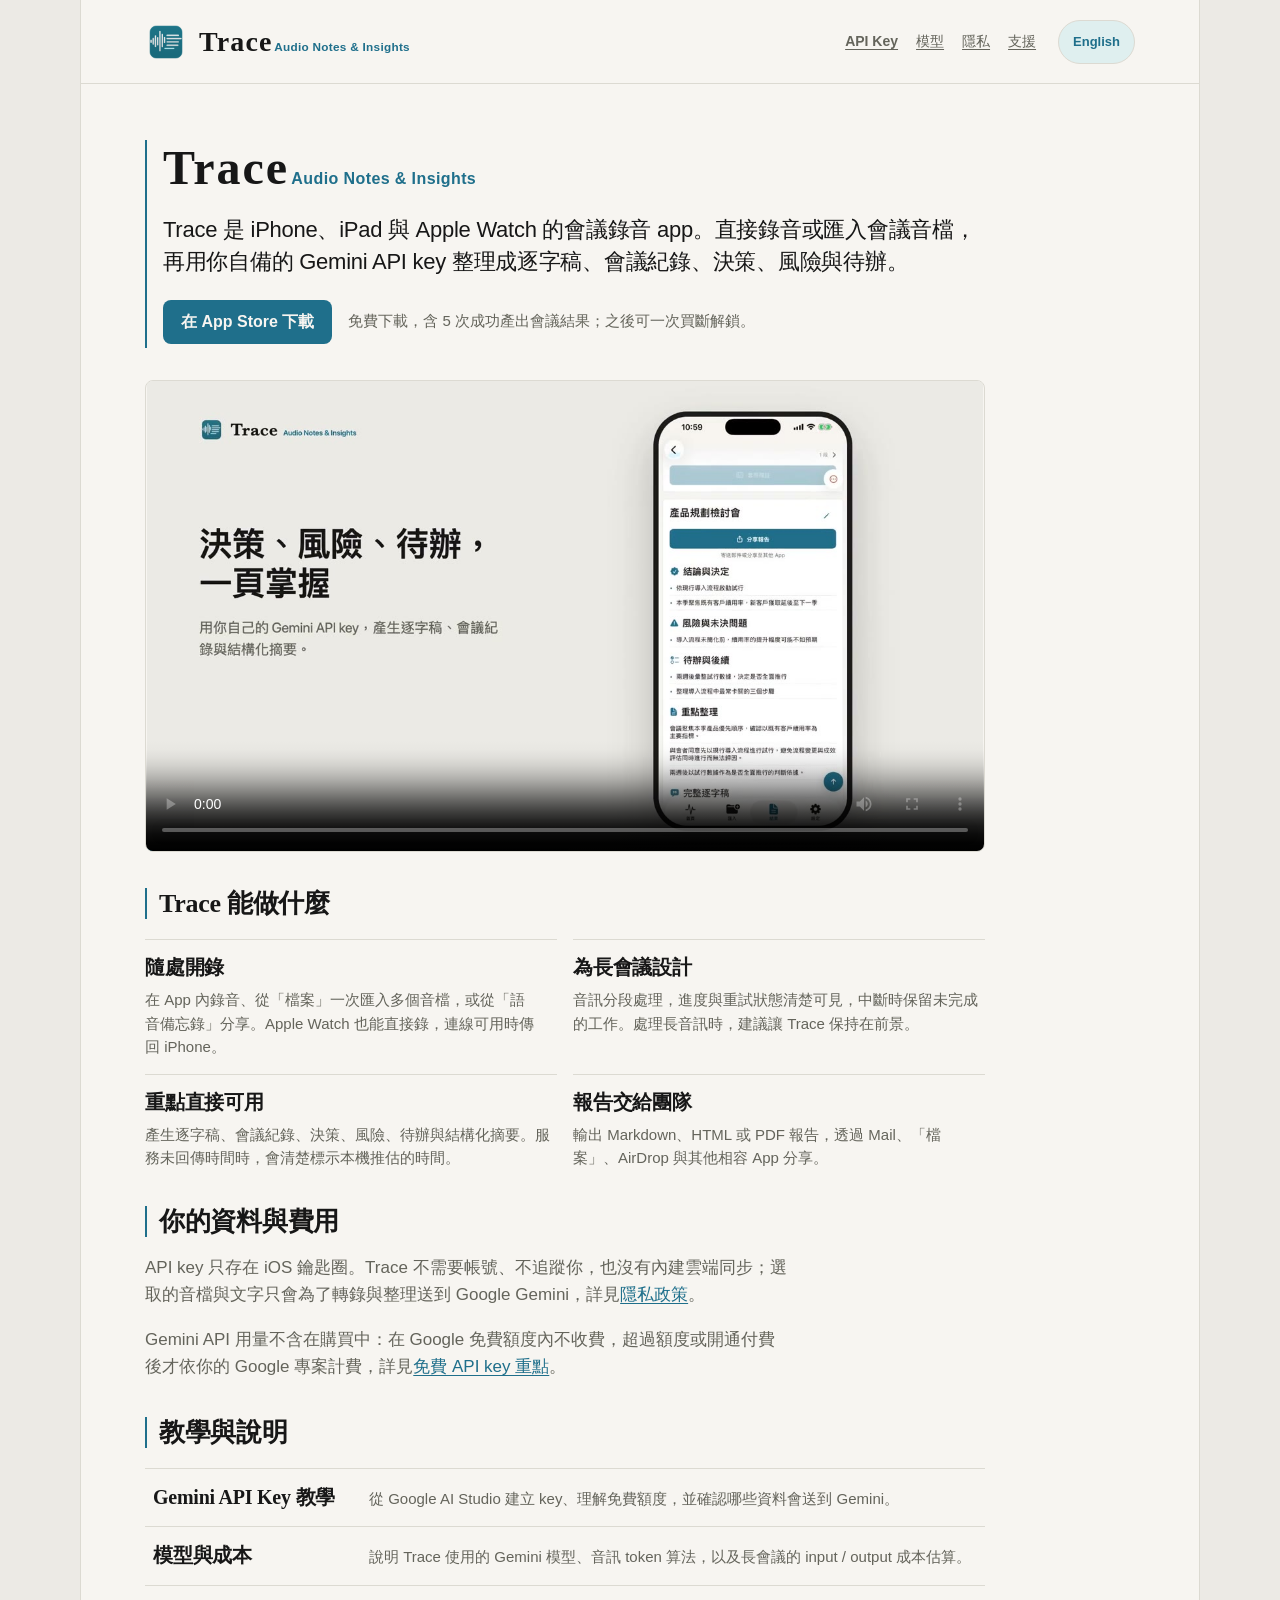
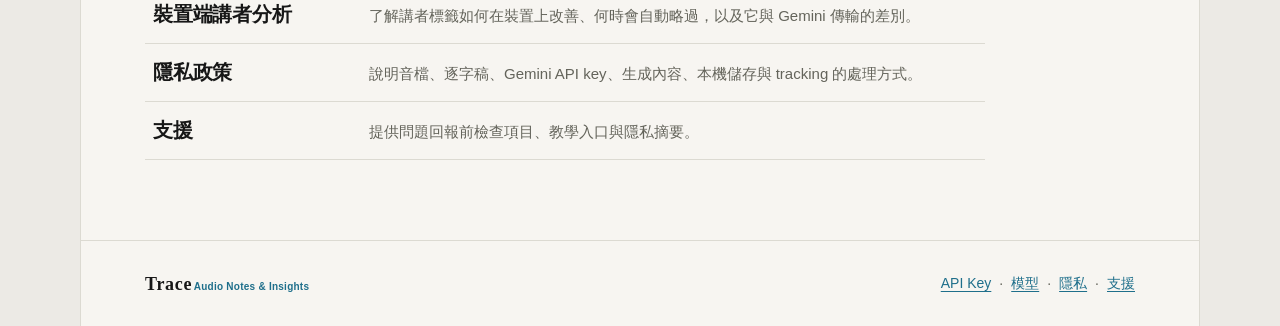
<file: index.html>
<!doctype html>
<html lang="zh-Hant">
  <head>
    <meta charset="utf-8">
    <meta name="viewport" content="width=device-width, initial-scale=1">
    <title>Trace 音訊逐字稿：會議錄音整理成逐字稿、決策與待辦</title>
    <meta name="description" content="Trace 是 iPhone、iPad 與 Apple Watch 的會議錄音 app，用你自備的 Gemini API key 把會議音檔整理成逐字稿、會議紀錄、決策、風險與待辦。免費下載，含 5 次成功產出結果。">
    <meta name="apple-itunes-app" content="app-id=6767938270">
    <link rel="canonical" href="https://isaac-ys-lin.github.io/meetingpipeline-site/">
    <link rel="alternate" hreflang="zh-Hant" href="https://isaac-ys-lin.github.io/meetingpipeline-site/">
    <link rel="alternate" hreflang="en" href="https://isaac-ys-lin.github.io/meetingpipeline-site/en/">
    <link rel="alternate" hreflang="x-default" href="https://isaac-ys-lin.github.io/meetingpipeline-site/">
    <meta property="og:type" content="website">
    <meta property="og:site_name" content="Trace">
    <meta property="og:locale" content="zh_TW">
    <meta property="og:title" content="Trace 音訊逐字稿：會議錄音整理成逐字稿、決策與待辦">
    <meta property="og:description" content="Trace 是 iPhone、iPad 與 Apple Watch 的會議錄音 app，用你自備的 Gemini API key 把會議音檔整理成逐字稿、會議紀錄、決策、風險與待辦。免費下載，含 5 次成功產出結果。">
    <meta property="og:url" content="https://isaac-ys-lin.github.io/meetingpipeline-site/">
    <meta property="og:image" content="https://isaac-ys-lin.github.io/meetingpipeline-site/assets/og/trace-og-zh-Hant-20260928.png">
    <meta property="og:image:width" content="1200">
    <meta property="og:image:height" content="630">
    <meta name="twitter:card" content="summary_large_image">
    <link rel="icon" href="./favicon-64.png" type="image/png" sizes="64x64">
    <link rel="apple-touch-icon" href="./apple-touch-icon-180.png">
    <link rel="stylesheet" href="./styles.css?v=20260928-trace-app-type">
  </head>
  <body>
    <a class="skip-link" href="#main-content">跳到主要內容</a>
    <div class="page-shell">
      <div class="frame">
        <header class="site-header">
          <a class="brand" href="./" aria-label="Trace Audio Notes &amp; Insights home">
            <img class="brand-icon" src="./brand-icon-126.png" alt="" width="42" height="42">
            <span class="brand-lockup"><span class="brand-signature">Trace</span><span class="brand-descriptor"> Audio Notes &amp; Insights</span></span>
          </a>
          <nav class="nav" aria-label="主要連結">
            <a href="./gemini-api-key/">API Key</a>
            <a href="./models/">模型</a>
            <a href="./privacy/">隱私</a>
            <a href="./support/">支援</a>
            <a class="language-switch" href="./en/">English</a>
          </nav>
        </header>
        <main id="main-content">
          <section class="intro" aria-labelledby="page-title">
            <div class="trace-rail">
              <h1 id="page-title" aria-label="Trace Audio Notes &amp; Insights"><span class="brand-lockup"><span class="brand-signature">Trace</span><span class="brand-descriptor"> Audio Notes &amp; Insights</span></span></h1>
              <p class="lede">
                Trace 是 iPhone、iPad 與 Apple Watch 的會議錄音 app。直接錄音或匯入會議音檔，再用你自備的 Gemini API key 整理成逐字稿、會議紀錄、決策、風險與待辦。
              </p>
              <p class="store-row">
                <a class="store-link" href="https://apps.apple.com/app/id6767938270">在 App Store 下載</a>
                <span class="store-note">免費下載，含 5 次成功產出會議結果；之後可一次買斷解鎖。</span>
              </p>
            </div>
          </section>

          <section class="promo-video" aria-label="宣傳影片">
            <video controls playsinline preload="auto" poster="./assets/video/trace-launch-zh-Hant-20260928-product.jpg" width="1920" height="1080" aria-describedby="promo-video-description">
              <source src="./assets/video/trace-launch-zh-Hant-20260928-web.mp4" type="video/mp4">
              <p>你的瀏覽器無法播放影片，可以<a href="./assets/video/trace-launch-zh-Hant-20260928-web.mp4">直接下載 MP4</a>。</p>
            </video>
            <p id="promo-video-description" class="visually-hidden">Trace 27 秒介紹：用 Apple Watch 錄音、把多個音檔合成一場會議、整理決策風險與待辦、分享報告，以及 API key 只存在 iOS 鑰匙圈。影片含背景音樂，沒有旁白。</p>
          </section>

          <section class="features" aria-labelledby="features-title">
            <h2 id="features-title">Trace 能做什麼</h2>
            <div class="feature-grid">
              <div class="feature">
                <h3>隨處開錄</h3>
                <p>在 App 內錄音、從「檔案」一次匯入多個音檔，或從「語音備忘錄」分享。Apple Watch 也能直接錄，連線可用時傳回 iPhone。</p>
              </div>
              <div class="feature">
                <h3>為長會議設計</h3>
                <p>音訊分段處理，進度與重試狀態清楚可見，中斷時保留未完成的工作。處理長音訊時，建議讓 Trace 保持在前景。</p>
              </div>
              <div class="feature">
                <h3>重點直接可用</h3>
                <p>產生逐字稿、會議紀錄、決策、風險、待辦與結構化摘要。服務未回傳時間時，會清楚標示本機推估的時間。</p>
              </div>
              <div class="feature">
                <h3>報告交給團隊</h3>
                <p>輸出 Markdown、HTML 或 PDF 報告，透過 Mail、「檔案」、AirDrop 與其他相容 App 分享。</p>
              </div>
            </div>
            <h2 id="privacy-summary">你的資料與費用</h2>
            <p>API key 只存在 iOS 鑰匙圈。Trace 不需要帳號、不追蹤你，也沒有內建雲端同步；選取的音檔與文字只會為了轉錄與整理送到 Google Gemini，詳見<a href="./privacy/">隱私政策</a>。</p>
            <p>Gemini API 用量不含在購買中：在 Google 免費額度內不收費，超過額度或開通付費後才依你的 Google 專案計費，詳見<a href="./models/#free-tier">免費 API key 重點</a>。</p>
          </section>

          <h2 class="link-grid-title">教學與說明</h2>
          <section class="link-grid" aria-label="主要連結">
            <a class="link-card" href="./gemini-api-key/">
              <strong>Gemini API Key 教學</strong>
              <span>從 Google AI Studio 建立 key、理解免費額度，並確認哪些資料會送到 Gemini。</span>
            </a>
            <a class="link-card" href="./models/">
              <strong>模型與成本</strong>
              <span>說明 Trace 使用的 Gemini 模型、音訊 token 算法，以及長會議的 input / output 成本估算。</span>
            </a>
            <a class="link-card" href="./speaker-analysis/">
              <strong>裝置端講者分析</strong>
              <span>了解講者標籤如何在裝置上改善、何時會自動略過，以及它與 Gemini 傳輸的差別。</span>
            </a>
            <a class="link-card" href="./privacy/">
              <strong>隱私政策</strong>
              <span>說明音檔、逐字稿、Gemini API key、生成內容、本機儲存與 tracking 的處理方式。</span>
            </a>
            <a class="link-card" href="./support/">
              <strong>支援</strong>
              <span>提供問題回報前檢查項目、教學入口與隱私摘要。</span>
            </a>
          </section>
        </main>
        <footer class="site-footer">
          <span class="footer-brand brand-lockup"><span class="brand-signature">Trace</span><span class="brand-descriptor"> Audio Notes &amp; Insights</span></span>
          <span>
            <a href="./gemini-api-key/">API Key</a>
            · <a href="./models/">模型</a>
            · <a href="./privacy/">隱私</a>
            · <a href="./support/">支援</a>
          </span>
        </footer>
      </div>
    </div>
  </body>
</html>
</file>
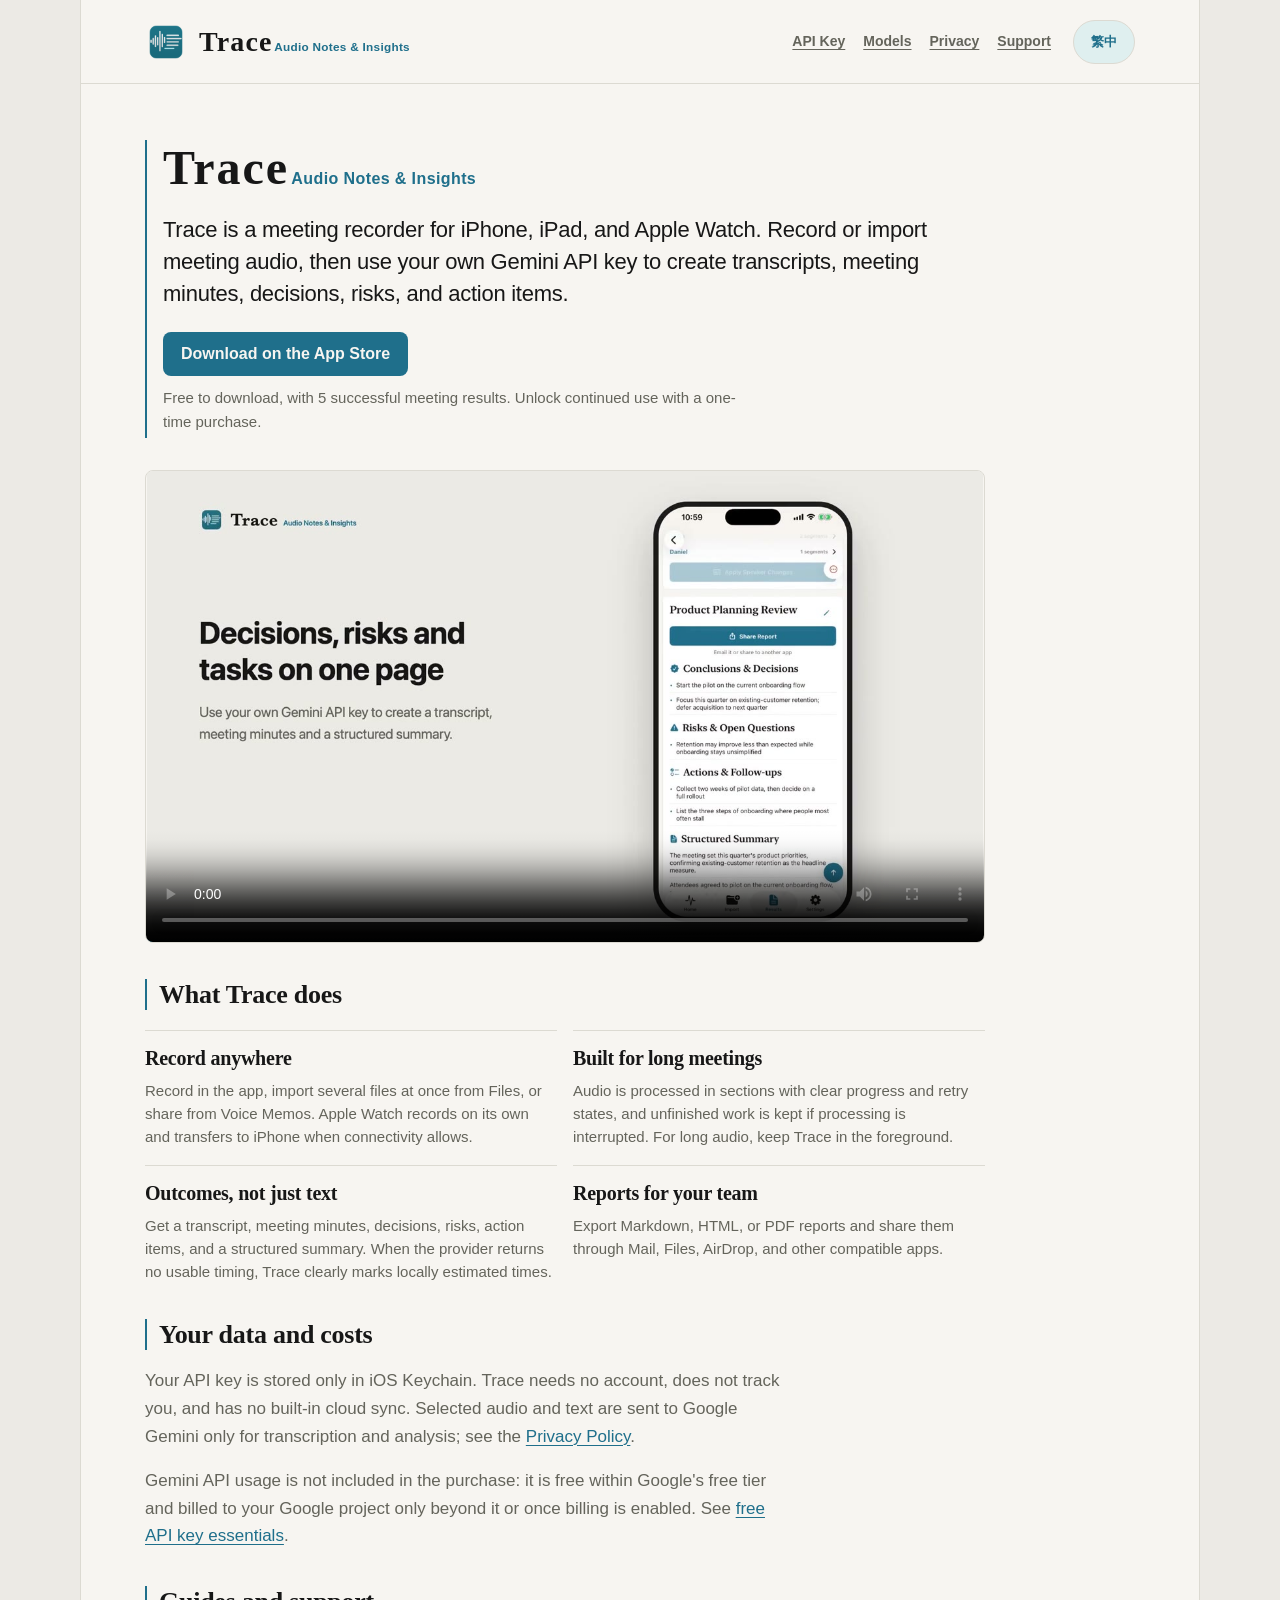
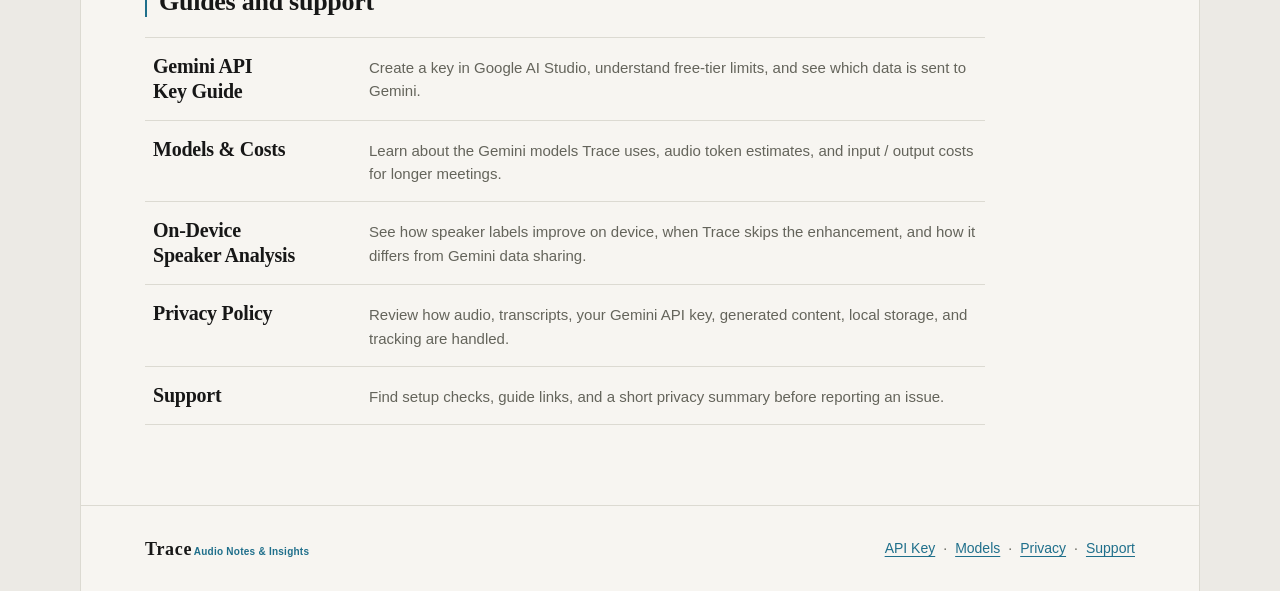
<file: en/index.html>
<!doctype html>
<html lang="en">
  <head>
    <meta charset="utf-8">
    <meta name="viewport" content="width=device-width, initial-scale=1">
    <title>Trace: Audio Notes &amp; Insights – meeting audio into minutes</title>
    <meta name="description" content="Trace is a meeting recorder for iPhone, iPad, and Apple Watch. Use your own Gemini API key to turn meeting audio into transcripts, minutes, decisions, risks, and action items. Free to download with 5 successful results.">
    <meta name="apple-itunes-app" content="app-id=6767938270">
    <link rel="canonical" href="https://isaac-ys-lin.github.io/meetingpipeline-site/en/">
    <link rel="alternate" hreflang="zh-Hant" href="https://isaac-ys-lin.github.io/meetingpipeline-site/">
    <link rel="alternate" hreflang="en" href="https://isaac-ys-lin.github.io/meetingpipeline-site/en/">
    <link rel="alternate" hreflang="x-default" href="https://isaac-ys-lin.github.io/meetingpipeline-site/">
    <meta property="og:type" content="website">
    <meta property="og:site_name" content="Trace">
    <meta property="og:locale" content="en_US">
    <meta property="og:title" content="Trace: Audio Notes &amp; Insights – meeting audio into minutes">
    <meta property="og:description" content="Trace is a meeting recorder for iPhone, iPad, and Apple Watch. Use your own Gemini API key to turn meeting audio into transcripts, minutes, decisions, risks, and action items. Free to download with 5 successful results.">
    <meta property="og:url" content="https://isaac-ys-lin.github.io/meetingpipeline-site/en/">
    <meta property="og:image" content="https://isaac-ys-lin.github.io/meetingpipeline-site/assets/og/trace-og-en-US-20260928.png">
    <meta property="og:image:width" content="1200">
    <meta property="og:image:height" content="630">
    <meta name="twitter:card" content="summary_large_image">
    <link rel="icon" href="../favicon-64.png" type="image/png" sizes="64x64">
    <link rel="apple-touch-icon" href="../apple-touch-icon-180.png">
    <link rel="stylesheet" href="../styles.css?v=20260928-trace-app-type">
  </head>
  <body>
    <a class="skip-link" href="#main-content">Skip to main content</a>
    <div class="page-shell">
      <div class="frame">
        <header class="site-header">
          <a class="brand" href="./" aria-label="Trace Audio Notes &amp; Insights home">
            <img class="brand-icon" src="../brand-icon-126.png" alt="" width="42" height="42">
            <span class="brand-lockup"><span class="brand-signature">Trace</span><span class="brand-descriptor"> Audio Notes &amp; Insights</span></span>
          </a>
          <nav class="nav" aria-label="Primary navigation">
            <a href="./gemini-api-key/">API Key</a>
            <a href="./models/">Models</a>
            <a href="./privacy/">Privacy</a>
            <a href="./support/">Support</a>
            <a class="language-switch" href="../">繁中</a>
          </nav>
        </header>
        <main id="main-content">
          <section class="intro" aria-labelledby="page-title">
            <div class="trace-rail">
              <h1 id="page-title" aria-label="Trace Audio Notes &amp; Insights"><span class="brand-lockup"><span class="brand-signature">Trace</span><span class="brand-descriptor"> Audio Notes &amp; Insights</span></span></h1>
              <p class="lede">
                Trace is a meeting recorder for iPhone, iPad, and Apple Watch. Record or import meeting audio, then use your own Gemini API key to create transcripts, meeting minutes, decisions, risks, and action items.
              </p>
              <p class="store-row">
                <a class="store-link" href="https://apps.apple.com/app/id6767938270">Download on the App Store</a>
                <span class="store-note">Free to download, with 5 successful meeting results. Unlock continued use with a one-time purchase.</span>
              </p>
            </div>
          </section>

          <section class="promo-video" aria-label="Promo video">
            <video controls playsinline preload="auto" poster="../assets/video/trace-launch-en-US-20260928-product.jpg" width="1920" height="1080" aria-describedby="promo-video-description">
              <source src="../assets/video/trace-launch-en-US-20260928-web.mp4" type="video/mp4">
              <p>Your browser cannot play this video. <a href="../assets/video/trace-launch-en-US-20260928-web.mp4">Download the MP4</a> instead.</p>
            </video>
            <p id="promo-video-description" class="visually-hidden">A 27-second tour of Trace: record on Apple Watch, combine several audio files into one meeting, get decisions, risks and tasks, share reports, with your API key stored in iOS Keychain. The video has background music and no narration.</p>
          </section>

          <section class="features" aria-labelledby="features-title">
            <h2 id="features-title">What Trace does</h2>
            <div class="feature-grid">
              <div class="feature">
                <h3>Record anywhere</h3>
                <p>Record in the app, import several files at once from Files, or share from Voice Memos. Apple Watch records on its own and transfers to iPhone when connectivity allows.</p>
              </div>
              <div class="feature">
                <h3>Built for long meetings</h3>
                <p>Audio is processed in sections with clear progress and retry states, and unfinished work is kept if processing is interrupted. For long audio, keep Trace in the foreground.</p>
              </div>
              <div class="feature">
                <h3>Outcomes, not just text</h3>
                <p>Get a transcript, meeting minutes, decisions, risks, action items, and a structured summary. When the provider returns no usable timing, Trace clearly marks locally estimated times.</p>
              </div>
              <div class="feature">
                <h3>Reports for your team</h3>
                <p>Export Markdown, HTML, or PDF reports and share them through Mail, Files, AirDrop, and other compatible apps.</p>
              </div>
            </div>
            <h2 id="privacy-summary">Your data and costs</h2>
            <p>Your API key is stored only in iOS Keychain. Trace needs no account, does not track you, and has no built-in cloud sync. Selected audio and text are sent to Google Gemini only for transcription and analysis; see the <a href="./privacy/">Privacy Policy</a>.</p>
            <p>Gemini API usage is not included in the purchase: it is free within Google's free tier and billed to your Google project only beyond it or once billing is enabled. See <a href="./models/#free-tier">free API key essentials</a>.</p>
          </section>

          <h2 class="link-grid-title">Guides and support</h2>
          <section class="link-grid" aria-label="Primary links">
            <a class="link-card" href="./gemini-api-key/">
              <strong>Gemini API Key Guide</strong>
              <span>Create a key in Google AI Studio, understand free-tier limits, and see which data is sent to Gemini.</span>
            </a>
            <a class="link-card" href="./models/">
              <strong>Models &amp; Costs</strong>
              <span>Learn about the Gemini models Trace uses, audio token estimates, and input / output costs for longer meetings.</span>
            </a>
            <a class="link-card" href="./speaker-analysis/">
              <strong>On-Device Speaker Analysis</strong>
              <span>See how speaker labels improve on device, when Trace skips the enhancement, and how it differs from Gemini data sharing.</span>
            </a>
            <a class="link-card" href="./privacy/">
              <strong>Privacy Policy</strong>
              <span>Review how audio, transcripts, your Gemini API key, generated content, local storage, and tracking are handled.</span>
            </a>
            <a class="link-card" href="./support/">
              <strong>Support</strong>
              <span>Find setup checks, guide links, and a short privacy summary before reporting an issue.</span>
            </a>
          </section>
        </main>
        <footer class="site-footer">
          <span class="footer-brand brand-lockup"><span class="brand-signature">Trace</span><span class="brand-descriptor"> Audio Notes &amp; Insights</span></span>
          <span>
            <a href="./gemini-api-key/">API Key</a>
            · <a href="./models/">Models</a>
            · <a href="./privacy/">Privacy</a>
            · <a href="./support/">Support</a>
          </span>
        </footer>
      </div>
    </div>
  </body>
</html>
</file>
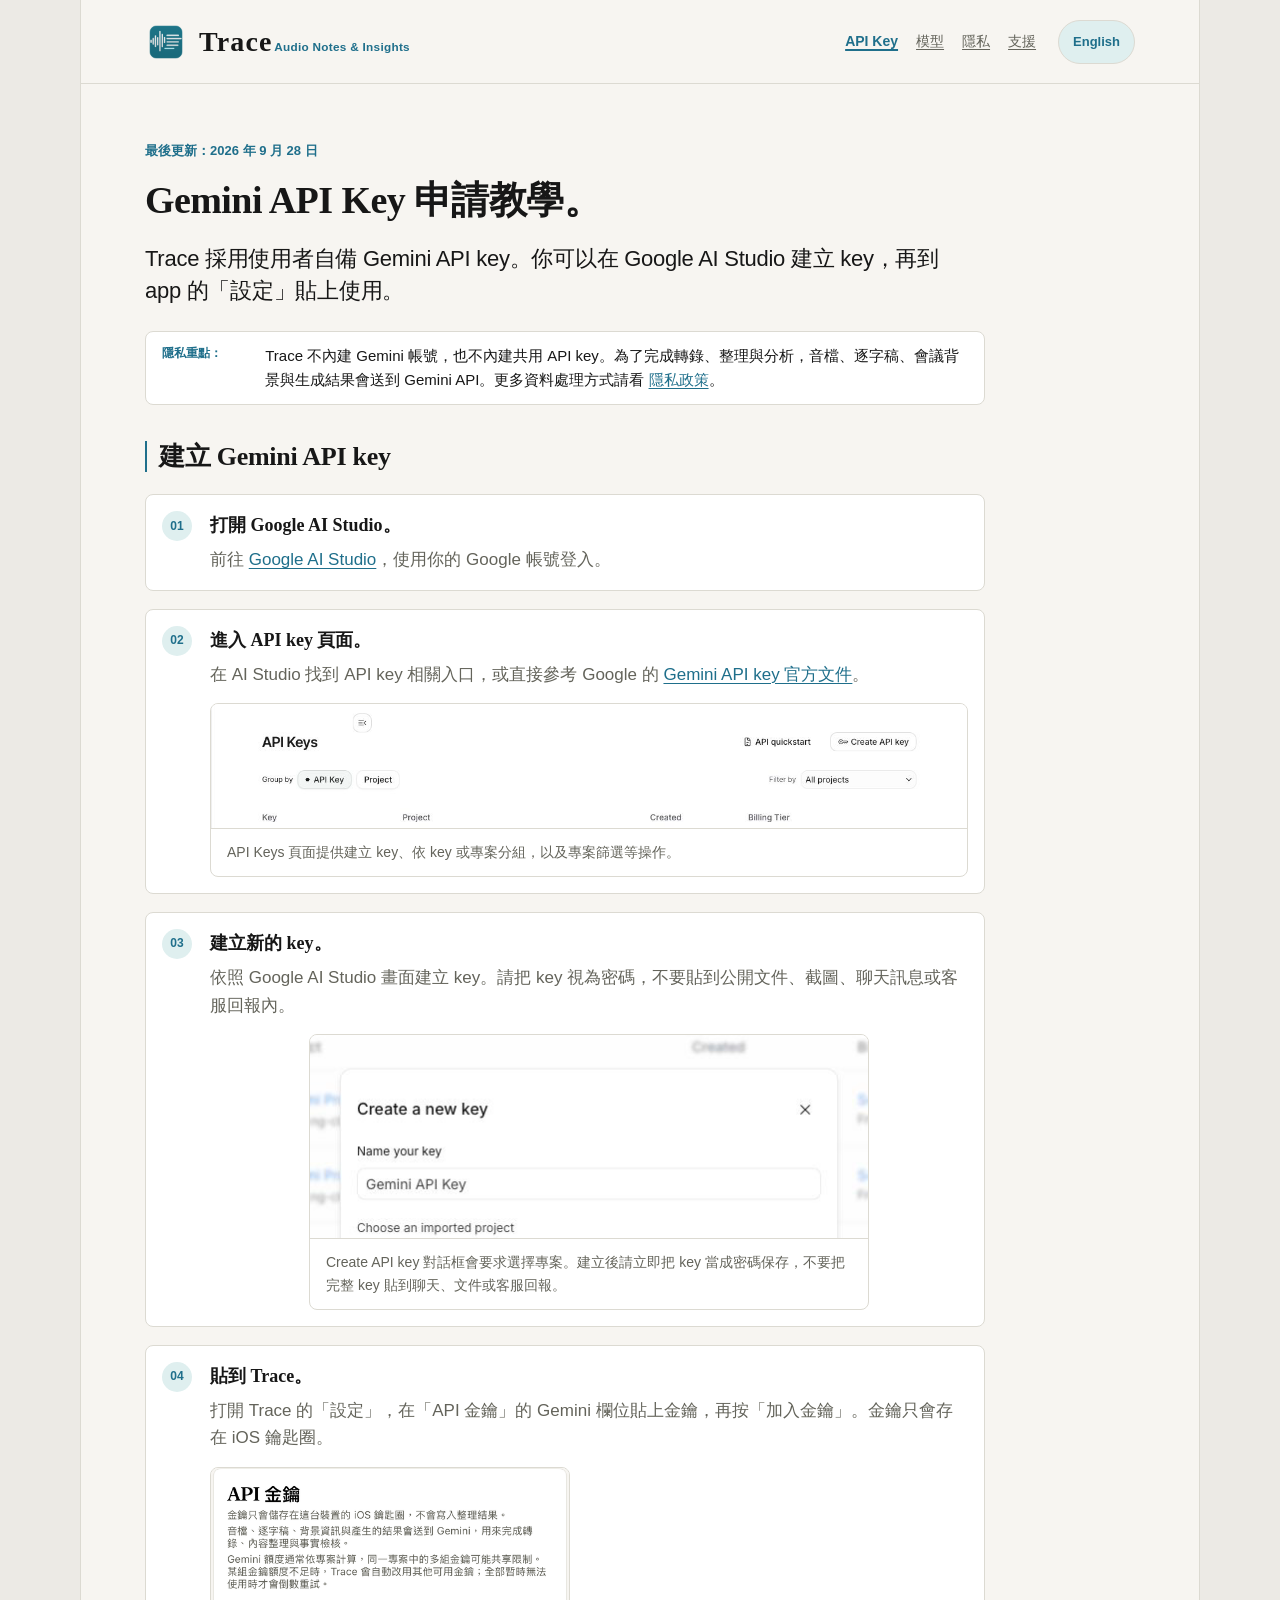
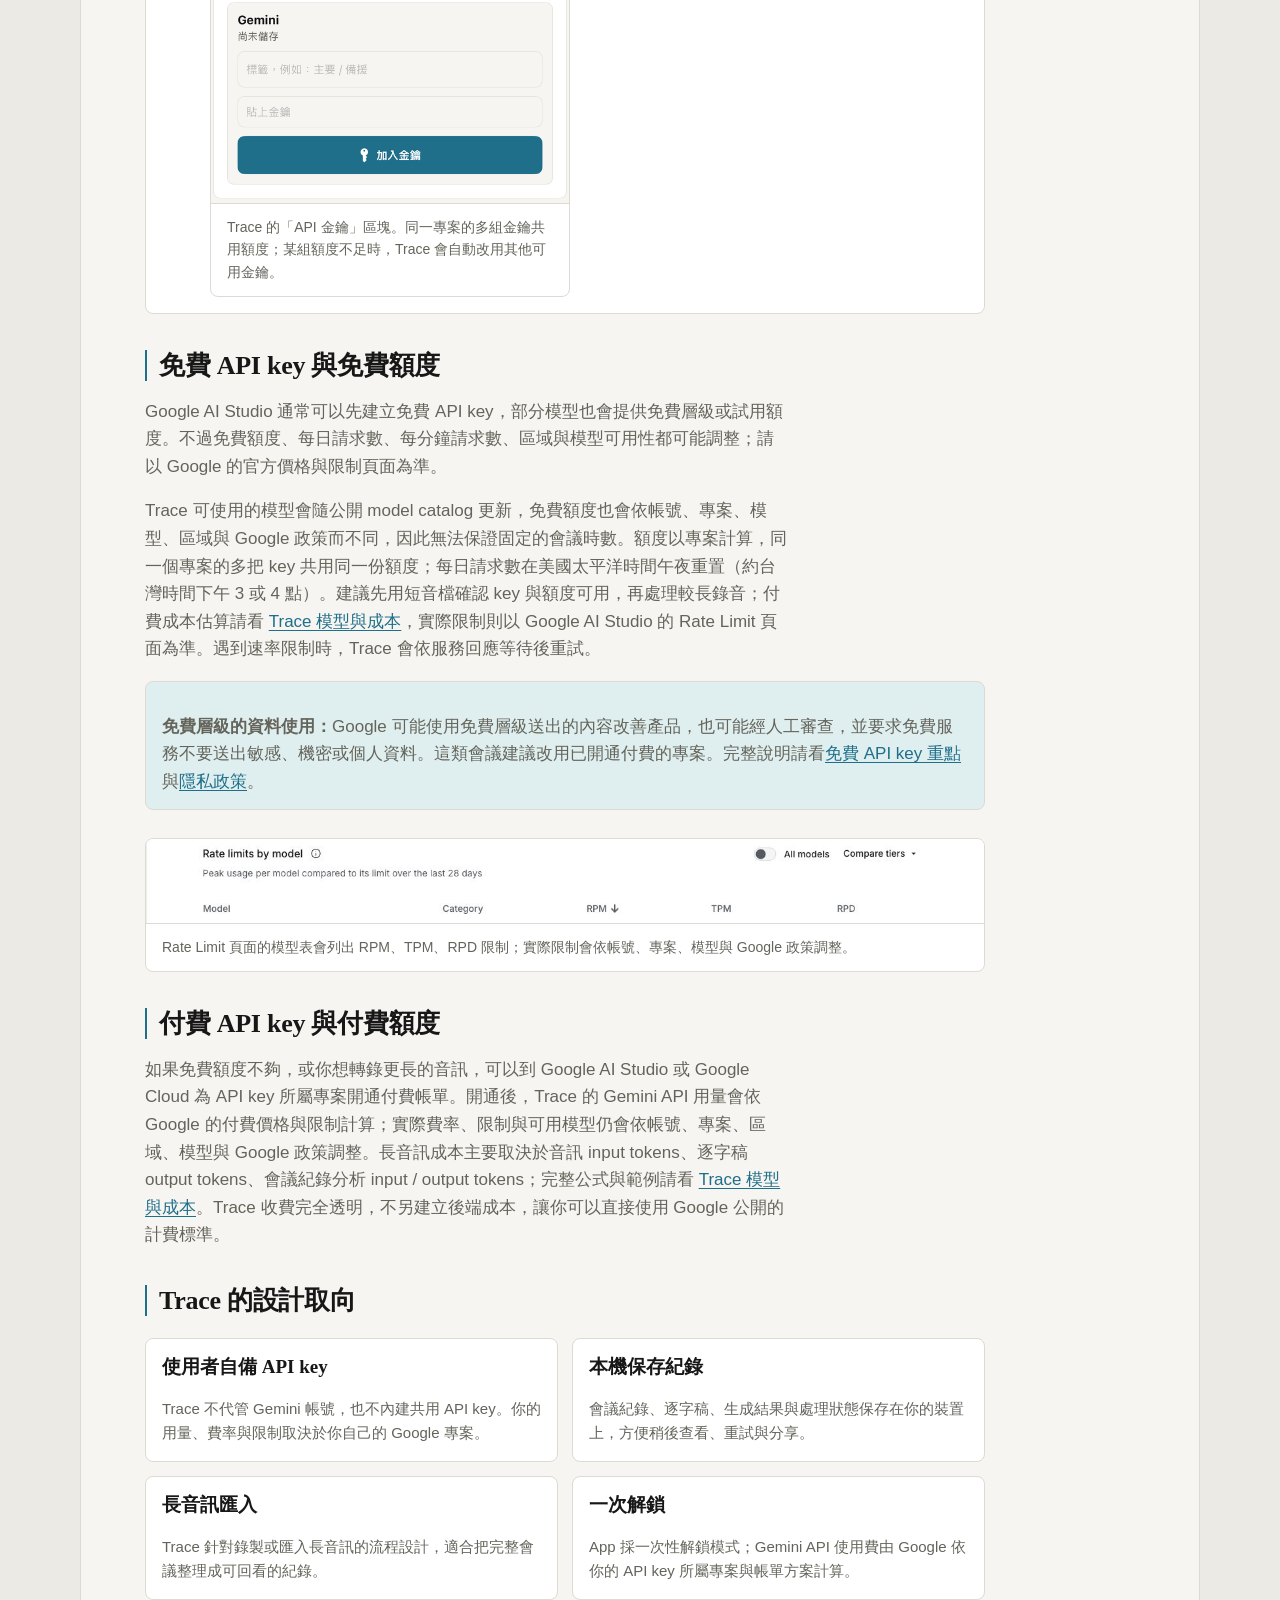
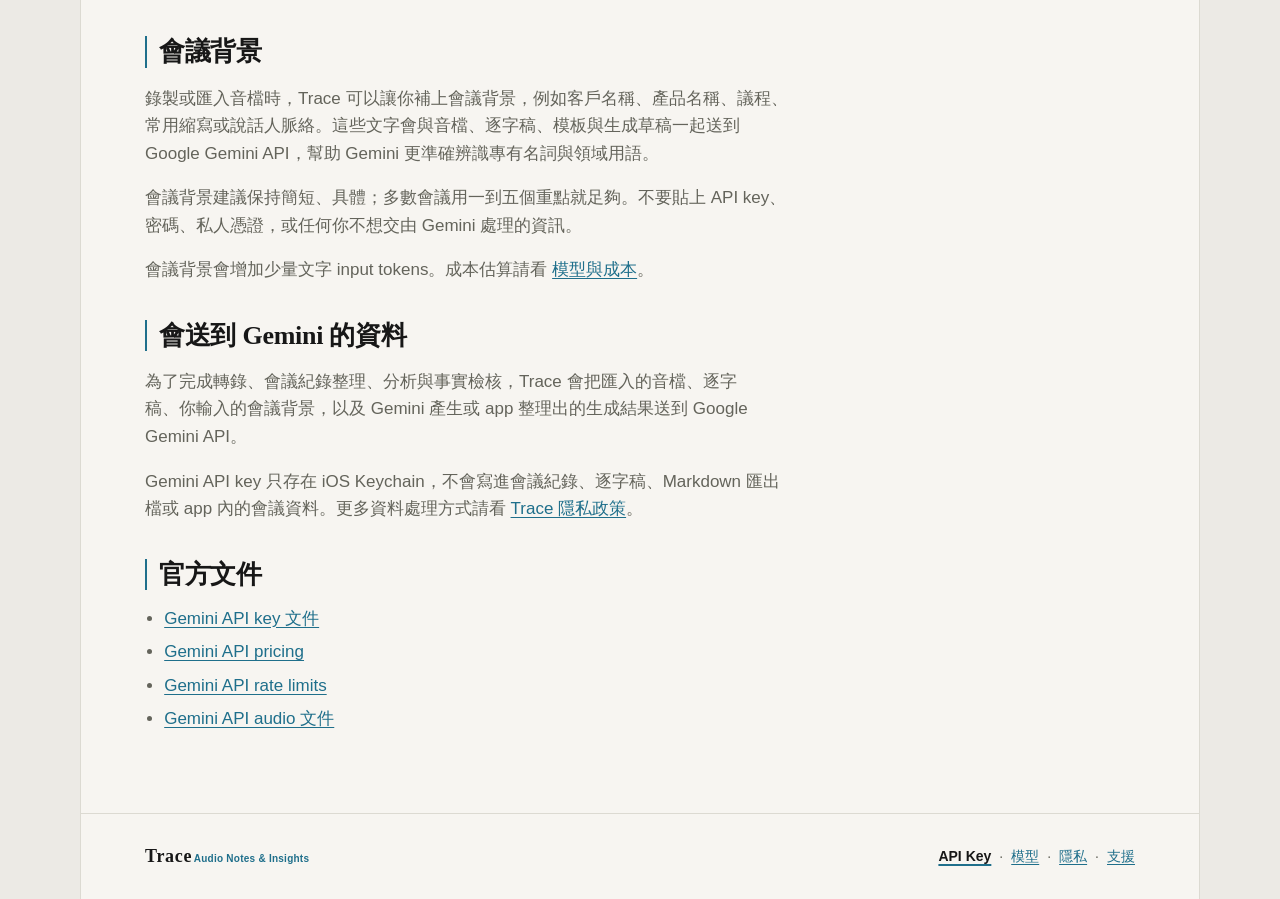
<file: gemini-api-key/index.html>
<!doctype html>
<html lang="zh-Hant">
  <head>
    <meta charset="utf-8">
    <meta name="viewport" content="width=device-width, initial-scale=1">
    <title>Trace Gemini API Key 教學</title>
    <meta name="description" content="Trace 使用者建立 Gemini API key、理解免費與付費額度、長音訊成本與隱私資料流的教學。">
    <meta name="apple-itunes-app" content="app-id=6767938270">
    <link rel="canonical" href="https://isaac-ys-lin.github.io/meetingpipeline-site/gemini-api-key/">
    <link rel="alternate" hreflang="zh-Hant" href="https://isaac-ys-lin.github.io/meetingpipeline-site/gemini-api-key/">
    <link rel="alternate" hreflang="en" href="https://isaac-ys-lin.github.io/meetingpipeline-site/en/gemini-api-key/">
    <link rel="alternate" hreflang="x-default" href="https://isaac-ys-lin.github.io/meetingpipeline-site/gemini-api-key/">
    <meta property="og:type" content="website">
    <meta property="og:site_name" content="Trace">
    <meta property="og:locale" content="zh_TW">
    <meta property="og:title" content="Trace Gemini API Key 教學">
    <meta property="og:description" content="Trace 使用者建立 Gemini API key、理解免費與付費額度、長音訊成本與隱私資料流的教學。">
    <meta property="og:url" content="https://isaac-ys-lin.github.io/meetingpipeline-site/gemini-api-key/">
    <meta property="og:image" content="https://isaac-ys-lin.github.io/meetingpipeline-site/assets/og/trace-og-zh-Hant-20260928.png">
    <meta property="og:image:width" content="1200">
    <meta property="og:image:height" content="630">
    <meta name="twitter:card" content="summary_large_image">
    <link rel="icon" href="../favicon-64.png" type="image/png" sizes="64x64">
    <link rel="apple-touch-icon" href="../apple-touch-icon-180.png">
    <link rel="stylesheet" href="../styles.css?v=20260928-trace-app-type">
  </head>
  <body>
    <a class="skip-link" href="#main-content">跳到主要內容</a>
    <div class="page-shell">
      <div class="frame">
        <header class="site-header">
          <a class="brand" href="../" aria-label="Trace Audio Notes &amp; Insights home">
            <img class="brand-icon" src="../brand-icon-126.png" alt="" width="42" height="42">
            <span class="brand-lockup"><span class="brand-signature">Trace</span><span class="brand-descriptor"> Audio Notes &amp; Insights</span></span>
          </a>
          <nav class="nav" aria-label="主要連結">
            <a href="../gemini-api-key/" aria-current="page">API Key</a>
            <a href="../models/">模型</a>
            <a href="../privacy/">隱私</a>
            <a href="../support/">支援</a>
            <a class="language-switch" href="../en/gemini-api-key/">English</a>
          </nav>
        </header>
        <main id="main-content">
          <article class="content guide">
            <p class="eyebrow">最後更新：2026 年 9 月 28 日</p>
            <h1>Gemini API Key 申請教學。</h1>
            <p class="lede">
              Trace 採用使用者自備 Gemini API key。你可以在 Google AI Studio 建立 key，再到 app 的「設定」貼上使用。
            </p>

            <div class="meta-box" aria-label="重點摘要">
              <p><strong>隱私重點：</strong><span>Trace 不內建 Gemini 帳號，也不內建共用 API key。為了完成轉錄、整理與分析，音檔、逐字稿、會議背景與生成結果會送到 Gemini API。更多資料處理方式請看 <a href="../privacy/">隱私政策</a>。</span></p>
            </div>

            <h2>建立 Gemini API key</h2>
            <ol class="step-list">
              <li>
                <strong>打開 Google AI Studio。</strong>
                <span>前往 <a href="https://aistudio.google.com" rel="noreferrer">Google AI Studio</a>，使用你的 Google 帳號登入。</span>
              </li>
              <li>
                <strong>進入 API key 頁面。</strong>
                <span>在 AI Studio 找到 API key 相關入口，或直接參考 Google 的 <a href="https://ai.google.dev/gemini-api/docs/api-key?hl=zh-tw" rel="noreferrer">Gemini API key 官方文件</a>。</span>
                <figure class="guide-figure">
                  <img src="../assets/gemini-api-key/01-ai-studio-api-keys-redacted.png?v=20260715-safe-crop" width="1280" height="210" loading="lazy" decoding="async" alt="Google AI Studio API Keys 頁面的建立按鈕、分組、篩選與欄位標題；帳號、key、專案識別與用量資料未入鏡">
                  <figcaption>API Keys 頁面提供建立 key、依 key 或專案分組，以及專案篩選等操作。</figcaption>
                </figure>
              </li>
              <li>
                <strong>建立新的 key。</strong>
                <span>依照 Google AI Studio 畫面建立 key。請把 key 視為密碼，不要貼到公開文件、截圖、聊天訊息或客服回報內。</span>
                <figure class="guide-figure guide-figure--dialog">
                  <img src="../assets/gemini-api-key/02-create-key-redacted.png?v=20260715-safe-crop" width="560" height="204" loading="lazy" decoding="async" alt="Google AI Studio 建立 API key 對話框，顯示 key 名稱欄位與選擇專案提示；實際專案未入鏡">
                  <figcaption>Create API key 對話框會要求選擇專案。建立後請立即把 key 當成密碼保存，不要把完整 key 貼到聊天、文件或客服回報。</figcaption>
                </figure>
              </li>
              <li>
                <strong>貼到 Trace。</strong>
                <span>打開 Trace 的「設定」，在「API 金鑰」的 Gemini 欄位貼上金鑰，再按「加入金鑰」。金鑰只會存在 iOS 鑰匙圈。</span>
                <figure class="guide-figure guide-figure--phone">
                  <img src="../assets/gemini-api-key/04-trace-settings-zh-Hant.png?v=20260928" width="620" height="580" loading="lazy" decoding="async" alt="Trace「設定」的「API 金鑰」區塊：Gemini 欄位尚未儲存金鑰，下方有標籤與貼上金鑰欄位和「加入金鑰」按鈕">
                  <figcaption>Trace 的「API 金鑰」區塊。同一專案的多組金鑰共用額度；某組額度不足時，Trace 會自動改用其他可用金鑰。</figcaption>
                </figure>
              </li>
            </ol>


            <h2>免費 API key 與免費額度</h2>
            <p>
              Google AI Studio 通常可以先建立免費 API key，部分模型也會提供免費層級或試用額度。不過免費額度、每日請求數、每分鐘請求數、區域與模型可用性都可能調整；請以 Google 的官方價格與限制頁面為準。
            </p>
            <p>
              Trace 可使用的模型會隨公開 model catalog 更新，免費額度也會依帳號、專案、模型、區域與 Google 政策而不同，因此無法保證固定的會議時數。額度以專案計算，同一個專案的多把 key 共用同一份額度；每日請求數在美國太平洋時間午夜重置（約台灣時間下午 3 或 4 點）。建議先用短音檔確認 key 與額度可用，再處理較長錄音；付費成本估算請看 <a href="../models/">Trace 模型與成本</a>，實際限制則以 Google AI Studio 的 Rate Limit 頁面為準。遇到速率限制時，Trace 會依服務回應等待後重試。
            </p>
            <div class="support-callout"><p><strong>免費層級的資料使用：</strong>Google 可能使用免費層級送出的內容改善產品，也可能經人工審查，並要求免費服務不要送出敏感、機密或個人資料。這類會議建議改用已開通付費的專案。完整說明請看<a href="../models/#free-tier">免費 API key 重點</a>與<a href="../privacy/">隱私政策</a>。</p></div>

            <figure class="guide-figure">
              <img src="../assets/gemini-api-key/03-active-limits-redacted.png?v=20260715-safe-crop" width="1280" height="128" loading="lazy" decoding="async" alt="Google AI Studio Rate Limit 頁面的模型、分類、RPM、TPM 與 RPD 欄位；專案、帳務與實際用量資料未入鏡">
              <figcaption>Rate Limit 頁面的模型表會列出 RPM、TPM、RPD 限制；實際限制會依帳號、專案、模型與 Google 政策調整。</figcaption>
            </figure>

            <h2>付費 API key 與付費額度</h2>
            <p>
              如果免費額度不夠，或你想轉錄更長的音訊，可以到 Google AI Studio 或 Google Cloud 為 API key 所屬專案開通付費帳單。開通後，Trace 的 Gemini API 用量會依 Google 的付費價格與限制計算；實際費率、限制與可用模型仍會依帳號、專案、區域、模型與 Google 政策調整。長音訊成本主要取決於音訊 input tokens、逐字稿 output tokens、會議紀錄分析 input / output tokens；完整公式與範例請看 <a href="../models/">Trace 模型與成本</a>。Trace 收費完全透明，不另建立後端成本，讓你可以直接使用 Google 公開的計費標準。
            </p>

            <h2>Trace 的設計取向</h2>
            <div class="comparison-grid">
              <section>
                <h3>使用者自備 API key</h3>
                <p>Trace 不代管 Gemini 帳號，也不內建共用 API key。你的用量、費率與限制取決於你自己的 Google 專案。</p>
              </section>
              <section>
                <h3>本機保存紀錄</h3>
                <p>會議紀錄、逐字稿、生成結果與處理狀態保存在你的裝置上，方便稍後查看、重試與分享。</p>
              </section>
              <section>
                <h3>長音訊匯入</h3>
                <p>Trace 針對錄製或匯入長音訊的流程設計，適合把完整會議整理成可回看的紀錄。</p>
              </section>
              <section>
                <h3>一次解鎖</h3>
                <p>App 採一次性解鎖模式；Gemini API 使用費由 Google 依你的 API key 所屬專案與帳單方案計算。</p>
              </section>
            </div>

            <h2 id="meeting-background">會議背景</h2>
            <p>
              錄製或匯入音檔時，Trace 可以讓你補上會議背景，例如客戶名稱、產品名稱、議程、常用縮寫或說話人脈絡。這些文字會與音檔、逐字稿、模板與生成草稿一起送到 Google Gemini API，幫助 Gemini 更準確辨識專有名詞與領域用語。
            </p>
            <p>
              會議背景建議保持簡短、具體；多數會議用一到五個重點就足夠。不要貼上 API key、密碼、私人憑證，或任何你不想交由 Gemini 處理的資訊。
            </p>
            <p>
              會議背景會增加少量文字 input tokens。成本估算請看 <a href="../models/">模型與成本</a>。
            </p>

            <h2>會送到 Gemini 的資料</h2>
            <p>
              為了完成轉錄、會議紀錄整理、分析與事實檢核，Trace 會把匯入的音檔、逐字稿、你輸入的會議背景，以及 Gemini 產生或 app 整理出的生成結果送到 Google Gemini API。
            </p>
            <p>
              Gemini API key 只存在 iOS Keychain，不會寫進會議紀錄、逐字稿、Markdown 匯出檔或 app 內的會議資料。更多資料處理方式請看 <a href="../privacy/">Trace 隱私政策</a>。
            </p>

            <h2>官方文件</h2>
            <ul>
              <li><a href="https://ai.google.dev/gemini-api/docs/api-key?hl=zh-tw" rel="noreferrer">Gemini API key 文件</a></li>
              <li><a href="https://ai.google.dev/gemini-api/docs/pricing" rel="noreferrer">Gemini API pricing</a></li>
              <li><a href="https://ai.google.dev/gemini-api/docs/rate-limits" rel="noreferrer">Gemini API rate limits</a></li>
              <li><a href="https://ai.google.dev/gemini-api/docs/audio" rel="noreferrer">Gemini API audio 文件</a></li>
            </ul>
          </article>
        </main>
        <footer class="site-footer">
          <span class="footer-brand brand-lockup"><span class="brand-signature">Trace</span><span class="brand-descriptor"> Audio Notes &amp; Insights</span></span>
          <span>
            <a href="../gemini-api-key/" aria-current="page">API Key</a>
            · <a href="../models/">模型</a>
            · <a href="../privacy/">隱私</a>
            · <a href="../support/">支援</a>
          </span>
        </footer>
      </div>
    </div>
  </body>
</html>
</file>
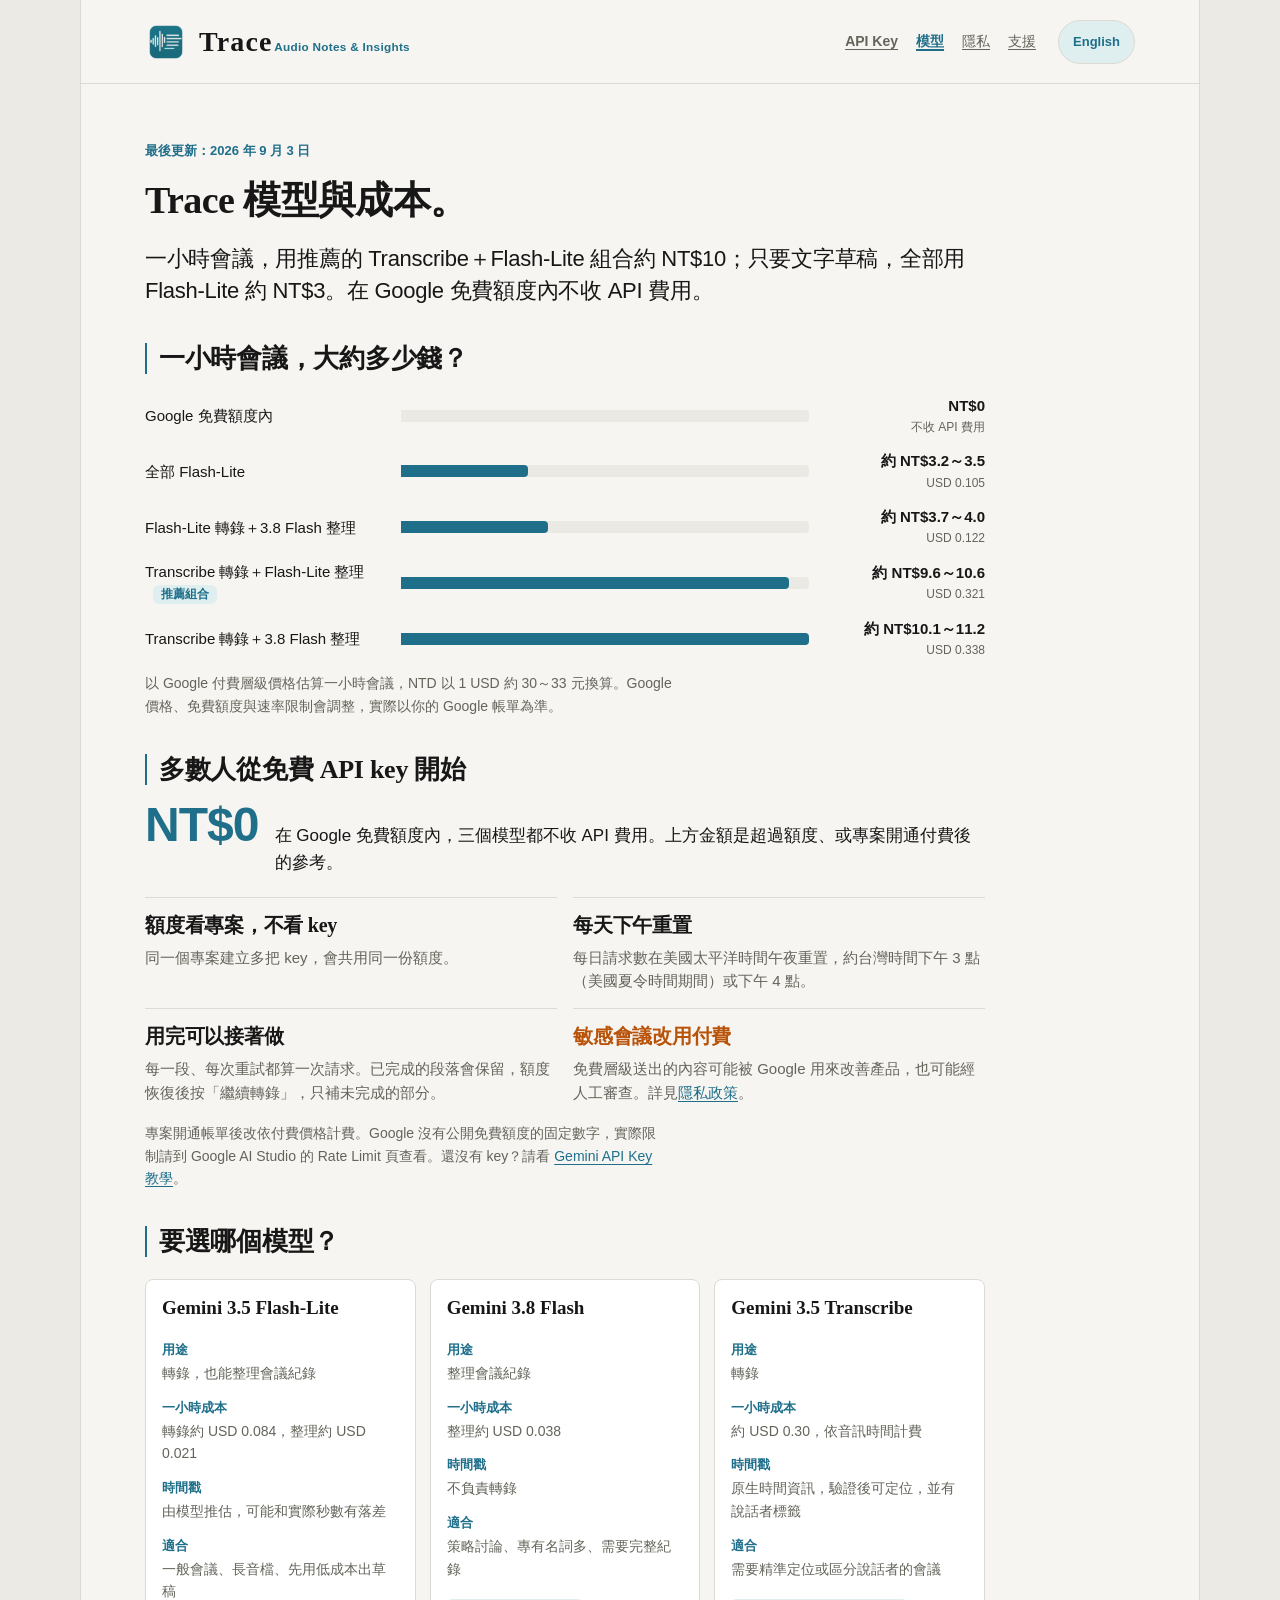
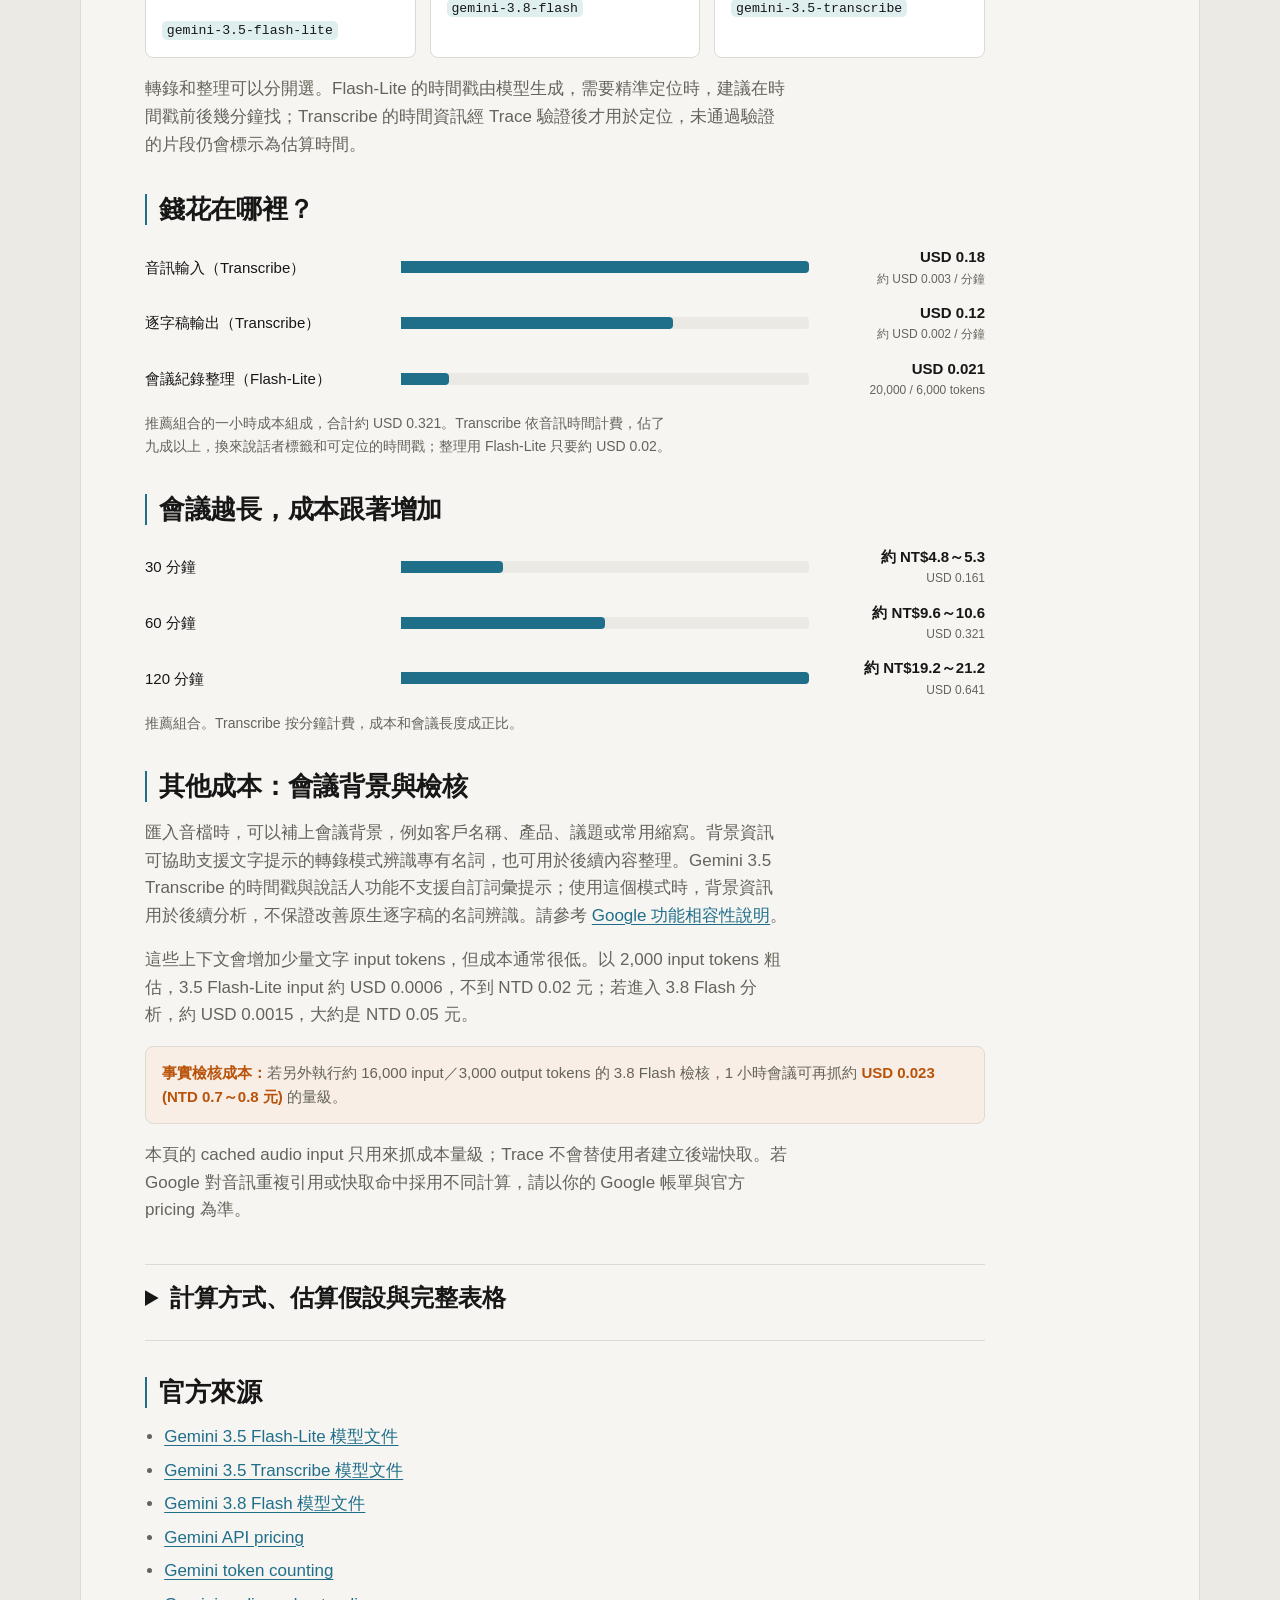
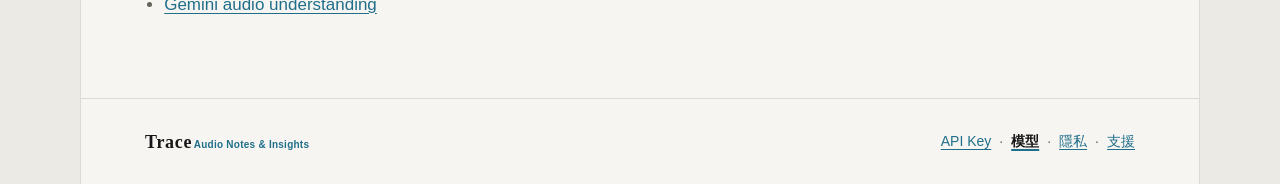
<file: models/index.html>
<!doctype html>
<html lang="zh-Hant">
  <head>
    <meta charset="utf-8">
    <meta name="viewport" content="width=device-width, initial-scale=1">
    <title>Trace 模型與成本</title>
    <meta name="description" content="Trace 使用的 Gemini 模型、音訊 token 算法與會議紀錄成本估算。">
    <meta name="apple-itunes-app" content="app-id=6767938270">
    <link rel="canonical" href="https://isaac-ys-lin.github.io/meetingpipeline-site/models/">
    <link rel="alternate" hreflang="zh-Hant" href="https://isaac-ys-lin.github.io/meetingpipeline-site/models/">
    <link rel="alternate" hreflang="en" href="https://isaac-ys-lin.github.io/meetingpipeline-site/en/models/">
    <link rel="alternate" hreflang="x-default" href="https://isaac-ys-lin.github.io/meetingpipeline-site/models/">
    <meta property="og:type" content="website">
    <meta property="og:site_name" content="Trace">
    <meta property="og:locale" content="zh_TW">
    <meta property="og:title" content="Trace 模型與成本">
    <meta property="og:description" content="Trace 使用的 Gemini 模型、音訊 token 算法與會議紀錄成本估算。">
    <meta property="og:url" content="https://isaac-ys-lin.github.io/meetingpipeline-site/models/">
    <meta property="og:image" content="https://isaac-ys-lin.github.io/meetingpipeline-site/assets/og/trace-og-zh-Hant-20260928.png">
    <meta property="og:image:width" content="1200">
    <meta property="og:image:height" content="630">
    <meta name="twitter:card" content="summary_large_image">
    <link rel="icon" href="../favicon-64.png" type="image/png" sizes="64x64">
    <link rel="apple-touch-icon" href="../apple-touch-icon-180.png">
    <link rel="stylesheet" href="../styles.css?v=20260928-trace-app-type">
  </head>
  <body>
    <a class="skip-link" href="#main-content">跳到主要內容</a>
    <div class="page-shell">
      <div class="frame">
        <header class="site-header">
          <a class="brand" href="../" aria-label="Trace Audio Notes &amp; Insights home">
            <img class="brand-icon" src="../brand-icon-126.png" alt="" width="42" height="42">
            <span class="brand-lockup"><span class="brand-signature">Trace</span><span class="brand-descriptor"> Audio Notes &amp; Insights</span></span>
          </a>
          <nav class="nav" aria-label="主要連結">
            <a href="../gemini-api-key/">API Key</a>
            <a href="../models/" aria-current="page">模型</a>
            <a href="../privacy/">隱私</a>
            <a href="../support/">支援</a>
            <a class="language-switch" href="../en/models/">English</a>
          </nav>
        </header>
        <main id="main-content">
          <article class="content guide">
            <p class="eyebrow">最後更新：2026 年 9 月 3 日</p>
            <h1>Trace 模型與成本。</h1>
            <p class="lede">
              一小時會議，用推薦的 Transcribe＋Flash-Lite 組合約 NT$10；只要文字草稿，全部用 Flash-Lite 約 NT$3。在 Google 免費額度內不收 API 費用。
            </p>

            <h2 id="cost-per-hour">一小時會議，大約多少錢？</h2>
              <figure class="bar-chart">
                <div class="bar-row">
                  <span class="bar-label">Google 免費額度內</span>
                  <span class="bar-track" aria-hidden="true"><span class="bar" style="width: 0%"></span></span>
                  <span class="bar-value">NT$0<small>不收 API 費用</small></span>
                </div>
                <div class="bar-row">
                  <span class="bar-label">全部 Flash-Lite</span>
                  <span class="bar-track" aria-hidden="true"><span class="bar" style="width: 31.1%"></span></span>
                  <span class="bar-value">約 NT$3.2～3.5<small>USD 0.105</small></span>
                </div>
                <div class="bar-row">
                  <span class="bar-label">Flash-Lite 轉錄＋3.8 Flash 整理</span>
                  <span class="bar-track" aria-hidden="true"><span class="bar" style="width: 36.1%"></span></span>
                  <span class="bar-value">約 NT$3.7～4.0<small>USD 0.122</small></span>
                </div>
                <div class="bar-row">
                  <span class="bar-label">Transcribe 轉錄＋Flash-Lite 整理<span class="bar-badge">推薦組合</span></span>
                  <span class="bar-track" aria-hidden="true"><span class="bar" style="width: 95.0%"></span></span>
                  <span class="bar-value">約 NT$9.6～10.6<small>USD 0.321</small></span>
                </div>
                <div class="bar-row">
                  <span class="bar-label">Transcribe 轉錄＋3.8 Flash 整理</span>
                  <span class="bar-track" aria-hidden="true"><span class="bar" style="width: 100%"></span></span>
                  <span class="bar-value">約 NT$10.1～11.2<small>USD 0.338</small></span>
                </div>
                <figcaption>以 Google 付費層級價格估算一小時會議，NTD 以 1 USD 約 30～33 元換算。Google 價格、免費額度與速率限制會調整，實際以你的 Google 帳單為準。</figcaption>
              </figure>

            <h2 id="free-tier">多數人從免費 API key 開始</h2>
            <p class="free-lead"><strong class="free-amount">NT$0</strong><span>在 Google 免費額度內，三個模型都不收 API 費用。上方金額是超過額度、或專案開通付費後的參考。</span></p>
            <div class="feature-grid">
              <div class="feature">
                <h3>額度看專案，不看 key</h3>
                <p>同一個專案建立多把 key，會共用同一份額度。</p>
              </div>
              <div class="feature">
                <h3>每天下午重置</h3>
                <p>每日請求數在美國太平洋時間午夜重置，約台灣時間下午 3 點（美國夏令時間期間）或下午 4 點。</p>
              </div>
              <div class="feature">
                <h3>用完可以接著做</h3>
                <p>每一段、每次重試都算一次請求。已完成的段落會保留，額度恢復後按「繼續轉錄」，只補未完成的部分。</p>
              </div>
              <div class="feature feature--caution">
                <h3>敏感會議改用付費</h3>
                <p>免費層級送出的內容可能被 Google 用來改善產品，也可能經人工審查。詳見<a href="../privacy/">隱私政策</a>。</p>
              </div>
            </div>
            <p class="fine-print">專案開通帳單後改依付費價格計費。Google 沒有公開免費額度的固定數字，實際限制請到 Google AI Studio 的 Rate Limit 頁查看。還沒有 key？請看 <a href="../gemini-api-key/">Gemini API Key 教學</a>。</p>

            <h2 id="choose-model">要選哪個模型？</h2>
            <div class="model-grid model-grid--three">
              <section class="model-card">
                <h3>Gemini 3.5 Flash-Lite</h3>
                <dl>
                  <div>
                    <dt>用途</dt>
                    <dd>轉錄，也能整理會議紀錄</dd>
                  </div>
                  <div>
                    <dt>一小時成本</dt>
                    <dd>轉錄約 USD 0.084，整理約 USD 0.021</dd>
                  </div>
                  <div>
                    <dt>時間戳</dt>
                    <dd>由模型推估，可能和實際秒數有落差</dd>
                  </div>
                  <div>
                    <dt>適合</dt>
                    <dd>一般會議、長音檔、先用低成本出草稿</dd>
                  </div>
                </dl>
                <p class="model-code"><code>gemini-3.5-flash-lite</code></p>
              </section>
              <section class="model-card">
                <h3>Gemini 3.8 Flash</h3>
                <dl>
                  <div>
                    <dt>用途</dt>
                    <dd>整理會議紀錄</dd>
                  </div>
                  <div>
                    <dt>一小時成本</dt>
                    <dd>整理約 USD 0.038</dd>
                  </div>
                  <div>
                    <dt>時間戳</dt>
                    <dd>不負責轉錄</dd>
                  </div>
                  <div>
                    <dt>適合</dt>
                    <dd>策略討論、專有名詞多、需要完整紀錄</dd>
                  </div>
                </dl>
                <p class="model-code"><code>gemini-3.8-flash</code></p>
              </section>
              <section class="model-card">
                <h3>Gemini 3.5 Transcribe</h3>
                <dl>
                  <div>
                    <dt>用途</dt>
                    <dd>轉錄</dd>
                  </div>
                  <div>
                    <dt>一小時成本</dt>
                    <dd>約 USD 0.30，依音訊時間計費</dd>
                  </div>
                  <div>
                    <dt>時間戳</dt>
                    <dd>原生時間資訊，驗證後可定位，並有說話者標籤</dd>
                  </div>
                  <div>
                    <dt>適合</dt>
                    <dd>需要精準定位或區分說話者的會議</dd>
                  </div>
                </dl>
                <p class="model-code"><code>gemini-3.5-transcribe</code></p>
              </section>
            </div>
            <p>轉錄和整理可以分開選。Flash-Lite 的時間戳由模型生成，需要精準定位時，建議在時間戳前後幾分鐘找；Transcribe 的時間資訊經 Trace 驗證後才用於定位，未通過驗證的片段仍會標示為估算時間。</p>

            <h2 id="cost-breakdown">錢花在哪裡？</h2>
              <figure class="bar-chart">
                <div class="bar-row">
                  <span class="bar-label">音訊輸入（Transcribe）</span>
                  <span class="bar-track" aria-hidden="true"><span class="bar" style="width: 100%"></span></span>
                  <span class="bar-value">USD 0.18<small>約 USD 0.003 / 分鐘</small></span>
                </div>
                <div class="bar-row">
                  <span class="bar-label">逐字稿輸出（Transcribe）</span>
                  <span class="bar-track" aria-hidden="true"><span class="bar" style="width: 66.7%"></span></span>
                  <span class="bar-value">USD 0.12<small>約 USD 0.002 / 分鐘</small></span>
                </div>
                <div class="bar-row">
                  <span class="bar-label">會議紀錄整理（Flash-Lite）</span>
                  <span class="bar-track" aria-hidden="true"><span class="bar" style="width: 11.7%"></span></span>
                  <span class="bar-value">USD 0.021<small>20,000 / 6,000 tokens</small></span>
                </div>
                <figcaption>推薦組合的一小時成本組成，合計約 USD 0.321。Transcribe 依音訊時間計費，佔了九成以上，換來說話者標籤和可定位的時間戳；整理用 Flash-Lite 只要約 USD 0.02。</figcaption>
              </figure>

            <h2 id="cost-by-length">會議越長，成本跟著增加</h2>
              <figure class="bar-chart">
                <div class="bar-row">
                  <span class="bar-label">30 分鐘</span>
                  <span class="bar-track" aria-hidden="true"><span class="bar" style="width: 25.1%"></span></span>
                  <span class="bar-value">約 NT$4.8～5.3<small>USD 0.161</small></span>
                </div>
                <div class="bar-row">
                  <span class="bar-label">60 分鐘</span>
                  <span class="bar-track" aria-hidden="true"><span class="bar" style="width: 50.1%"></span></span>
                  <span class="bar-value">約 NT$9.6～10.6<small>USD 0.321</small></span>
                </div>
                <div class="bar-row">
                  <span class="bar-label">120 分鐘</span>
                  <span class="bar-track" aria-hidden="true"><span class="bar" style="width: 100%"></span></span>
                  <span class="bar-value">約 NT$19.2～21.2<small>USD 0.641</small></span>
                </div>
                <figcaption>推薦組合。Transcribe 按分鐘計費，成本和會議長度成正比。</figcaption>
              </figure>

            <h2>其他成本：會議背景與檢核</h2>
            <p>
              匯入音檔時，可以補上會議背景，例如客戶名稱、產品、議題或常用縮寫。背景資訊可協助支援文字提示的轉錄模式辨識專有名詞，也可用於後續內容整理。Gemini 3.5 Transcribe 的時間戳與說話人功能不支援自訂詞彙提示；使用這個模式時，背景資訊用於後續分析，不保證改善原生逐字稿的名詞辨識。請參考 <a href="https://ai.google.dev/gemini-api/docs/transcribe#custom-vocabulary" rel="noreferrer">Google 功能相容性說明</a>。
            </p>
            <p>
              這些上下文會增加少量文字 input tokens，但成本通常很低。以 2,000 input tokens 粗估，3.5 Flash-Lite input 約 USD 0.0006，不到 NTD 0.02 元；若進入 3.8 Flash 分析，約 USD 0.0015，大約是 NTD 0.05 元。
            </p>
            <p class="cost-callout">
              <strong>事實檢核成本：</strong>若另外執行約 16,000 input／3,000 output tokens 的 3.8 Flash 檢核，1 小時會議可再抓約 <strong>USD 0.023 (NTD 0.7～0.8 元)</strong> 的量級。
            </p>
            <p>
              本頁的 cached audio input 只用來抓成本量級；Trace 不會替使用者建立後端快取。若 Google 對音訊重複引用或快取命中採用不同計算，請以你的 Google 帳單與官方 pricing 為準。
            </p>

            <details class="method-details" id="method">
              <summary>計算方式、估算假設與完整表格</summary>
              <h3>成本怎麼算</h3>
              <p>
                Gemini 音訊理解以時間計算 token：每秒音訊約 32 input tokens。1 分鐘約 1,920 tokens，1 小時約 115,200 tokens。Trace 會先取得逐字稿，再把逐字稿、會議背景與模板送到模型整理成會議紀錄。
              </p>
              <p>
                長音訊可能會分段處理。同一段音訊在流程中被再次引用時，Google 帳單可能以 cached audio input 計算。本頁用這個情境估算常見量級，也列出未命中 cached input 時的保守上限。
              </p>
              <div class="formula-box" aria-label="成本公式">
                <p><strong>轉錄成本</strong> = 音訊 normal input + 可能的 cached audio input + 逐字稿文字 input + 逐字稿 JSON output。</p>
                <p><strong>分析成本</strong> = (完整逐字稿 + 會議背景 / 模板 / 分析指令) × 分析模型 input 單價 + 會議紀錄 output tokens × 分析模型 output 單價。</p>
                <p><strong>總成本</strong> = 轉錄成本 + 分析成本</p>
              </div>

              <h3>成本估算假設</h3>
              <div class="assumption-grid" aria-label="成本估算假設摘要">
                <section>
                  <span class="assumption-label">價格基準</span>
                  <strong>Google paid tier</strong>
                  <p>3.5 Flash-Lite input（含音訊）USD 0.30 / 1M、cached input USD 0.03 / 1M、output USD 2.50 / 1M。3.8 Flash 在 2026 年 12 月 31 日前 input USD 0.75 / 1M、cached input USD 0.075 / 1M、output USD 3.75 / 1M；2027 年起官方單價將調整。Gemini 3.5 Transcribe 不依 token 計價，改以音訊時間計費，約 USD 0.005 / 分鐘。</p>
                </section>
                <section>
                  <span class="assumption-label">1 小時音訊</span>
                  <strong>約 115,200 tokens</strong>
                  <p>以每秒 32 audio tokens 粗估。長音訊可能會分段處理；若同一段音訊在流程中重複引用，可能出現 cached audio input。</p>
                </section>
                <section>
                  <span class="assumption-label">逐字稿 output</span>
                  <strong>約 18,000 tokens</strong>
                  <p>以 1 小時會議中約 36～42 分鐘有人說話估算，並把時間戳、說話者標記與結構化輸出一起算進去。</p>
                </section>
              </div>

              <div class="cost-flow" aria-label="1 小時成本估算流程">
                <div>
                  <span>Audio</span>
                  <strong>115,200 tokens</strong>
                  <p>1 小時音訊 input</p>
                </div>
                <div>
                  <span>Transcript</span>
                  <strong>18,000 tokens</strong>
                  <p>逐字稿 JSON output</p>
                </div>
                <div>
                  <span>Analysis</span>
                  <strong>20,000 / 6,000</strong>
                  <p>input / output tokens</p>
                </div>
              </div>

              <p class="note">
                會議紀錄分析粗估使用 20,000 input tokens，並輸出 6,000 output tokens。訪談型會議、多人快速討論或逐字稿很密時可能更高；簡報停頓、沉默較多或輸出較精簡時可能更低。下方表格是方便閱讀的粗估，實際帳單以 Google 為準。NTD 換算以 1 USD 約 NTD 30～33 計算。
              </p>

              <h3>1 小時會議流程拆解</h3>
              <p id="default-cost-caveat">
                以下用「3.5 Flash-Lite 轉錄 + 3.8 Flash 分析」作為範例估算，並採 3.8 Flash 在 2026 年 12 月 31 日前的標準單價。實際結果會因語速、語言、說話人數、會議背景、模板長度、輸出詳略、cached input 命中情況與 Google 最新價格而不同。
              </p>
              <div class="table-wrap" role="region" aria-describedby="default-cost-caveat" aria-label="Trace 範例流程成本估算" tabindex="0">
                <table class="cost-table">
                  <caption>1 小時範例流程粗估，含 USD 與 NTD 換算</caption>
                  <thead>
                    <tr>
                      <th scope="col">流程</th>
                      <th scope="col">估算 tokens</th>
                      <th scope="col">計算方式</th>
                      <th scope="col">估算成本</th>
                    </tr>
                  </thead>
                  <tbody>
                    <tr>
                      <td>音訊 input</td>
                      <td>115,200 normal audio + 115,200 cached audio</td>
                      <td>同一段音訊在流程中再次引用時，以 cached audio input 抓量級。</td>
                      <td>約 USD 0.038 (NTD 1.1～1.3 元)</td>
                    </tr>
                    <tr>
                      <td>逐字稿文字 input</td>
                      <td>約 4,000 input tokens</td>
                      <td>會議背景、時間資訊與必要的分段上下文。</td>
                      <td>約 USD 0.001 (低於 NTD 0.1 元)</td>
                    </tr>
                    <tr>
                      <td>逐字稿 JSON output</td>
                      <td>約 18,000 output tokens</td>
                      <td>包含完整逐字稿、時間戳、說話者標記與 JSON 結構。</td>
                      <td>約 USD 0.045 (NTD 1.4～1.5 元)</td>
                    </tr>
                    <tr>
                      <td>會議紀錄分析</td>
                      <td>約 20,000 input / 6,000 output tokens</td>
                      <td>把逐字稿、會議背景、模板與分析指令整理成決策、風險、待辦與正式紀錄。</td>
                      <td>約 USD 0.038 (NTD 1.1～1.2 元)</td>
                    </tr>
                    <tr>
                      <td><strong>基本總額</strong></td>
                      <td>1 小時會議</td>
                      <td>3.5 Flash-Lite 轉錄 + 3.8 Flash 分析，含 cached audio input。</td>
                      <td><strong>約 USD 0.122 (NTD 3.7～4.0 元)</strong></td>
                    </tr>
                  </tbody>
                </table>
              </div>

              <h3>不同長度的成本範例</h3>
              <div class="table-wrap" role="region" aria-label="不同長度的 Trace 成本範例" tabindex="0">
                <table class="cost-table">
                  <caption>範例流程粗估，含 cached audio input 與未命中時的保守上限</caption>
                  <thead>
                    <tr>
                      <th scope="col">音訊長度</th>
                      <th scope="col">轉錄流程</th>
                      <th scope="col">逐字稿 / 分析 tokens</th>
                      <th scope="col">含 cached audio input</th>
                      <th scope="col">未命中 cached input</th>
                    </tr>
                  </thead>
                  <tbody>
                    <tr>
                      <td>30 分鐘</td>
                      <td>短音訊流程</td>
                      <td>9,000 逐字稿 output；11,000 / 3,000 分析 tokens</td>
                      <td>約 USD 0.060 (NTD 1.8～2.0 元)</td>
                      <td>約 USD 0.060 (NTD 1.8～2.0 元)</td>
                    </tr>
                    <tr>
                      <td>60 分鐘</td>
                      <td>一般長音訊流程</td>
                      <td>18,000 逐字稿 output；20,000 / 6,000 分析 tokens</td>
                      <td>約 USD 0.122 (NTD 3.7～4.0 元)</td>
                      <td>約 USD 0.153 (NTD 4.6～5.0 元)</td>
                    </tr>
                    <tr>
                      <td>120 分鐘</td>
                      <td>較長音訊流程</td>
                      <td>36,000 逐字稿 output；38,000 / 12,000 分析 tokens</td>
                      <td>約 USD 0.242 (NTD 7.3～8.0 元)</td>
                      <td>約 USD 0.304 (NTD 9.1～10.0 元)</td>
                    </tr>
                  </tbody>
                </table>
              </div>

              <h3>1 小時會議的模型組合比較</h3>
              <div class="table-wrap" role="region" aria-label="1 小時會議模型組合比較" tabindex="0">
                <table class="cost-table">
                  <caption>同一組 token 假設下的模型組合差異，含 USD 與 NTD 換算</caption>
                  <thead>
                    <tr>
                      <th scope="col">組合</th>
                      <th scope="col">用途</th>
                      <th scope="col">估算總額</th>
                      <th scope="col">取捨</th>
                    </tr>
                  </thead>
                  <tbody>
                    <tr>
                      <td>全部 Flash-Lite</td>
                      <td>轉錄與分析都用 <code>gemini-3.5-flash-lite</code></td>
                      <td>約 USD 0.105 (NTD 3.2～3.5 元)</td>
                      <td>最低成本，適合一般短會議或先跑草稿；分析能力較保守。</td>
                    </tr>
                    <tr>
                      <td>範例組合</td>
                      <td>3.5 Flash-Lite 轉錄，3.8 Flash 分析</td>
                      <td>約 USD 0.122 (NTD 3.7～4.0 元)</td>
                      <td>保留低成本轉錄，同時讓會議紀錄整理使用較強模型。</td>
                    </tr>
                    <tr>
                      <td>推薦組合</td>
                      <td>轉錄用 <code>gemini-3.5-transcribe</code>（按分鐘計費），整理用 <code>gemini-3.5-flash-lite</code></td>
                      <td>約 USD 0.321 (NTD 9.6～10.6 元)</td>
                      <td>保留說話者標籤與可定位的時間戳，整理改用低成本模型。</td>
                    </tr>
                    <tr>
                      <td>3.5 Transcribe 轉錄 + 3.8 Flash 分析</td>
                      <td>轉錄用 <code>gemini-3.5-transcribe</code>（按分鐘計費），分析用 <code>gemini-3.8-flash</code></td>
                      <td>約 USD 0.338 (NTD 10.1～11.2 元)</td>
                      <td>成本最高，換取說話者標籤與可定位的時間戳。</td>
                    </tr>
                  </tbody>
                </table>
              </div>
            </details>

            <h2>官方來源</h2>
            <ul>
              <li><a href="https://ai.google.dev/gemini-api/docs/models/gemini-3.5-flash-lite" rel="noreferrer">Gemini 3.5 Flash-Lite 模型文件</a></li>
              <li><a href="https://ai.google.dev/gemini-api/docs/models/gemini-3.5-transcribe" rel="noreferrer">Gemini 3.5 Transcribe 模型文件</a></li>
              <li><a href="https://ai.google.dev/gemini-api/docs/models/gemini-3.8-flash" rel="noreferrer">Gemini 3.8 Flash 模型文件</a></li>
              <li><a href="https://ai.google.dev/gemini-api/docs/pricing" rel="noreferrer">Gemini API pricing</a></li>
              <li><a href="https://ai.google.dev/gemini-api/docs/tokens" rel="noreferrer">Gemini token counting</a></li>
              <li><a href="https://ai.google.dev/gemini-api/docs/audio" rel="noreferrer">Gemini audio understanding</a></li>
            </ul>
          </article>
        </main>
        <footer class="site-footer">
          <span class="footer-brand brand-lockup"><span class="brand-signature">Trace</span><span class="brand-descriptor"> Audio Notes &amp; Insights</span></span>
          <span>
            <a href="../gemini-api-key/">API Key</a>
            · <a href="../models/" aria-current="page">模型</a>
            · <a href="../privacy/">隱私</a>
            · <a href="../support/">支援</a>
          </span>
        </footer>
      </div>
    </div>
  </body>
</html>
</file>
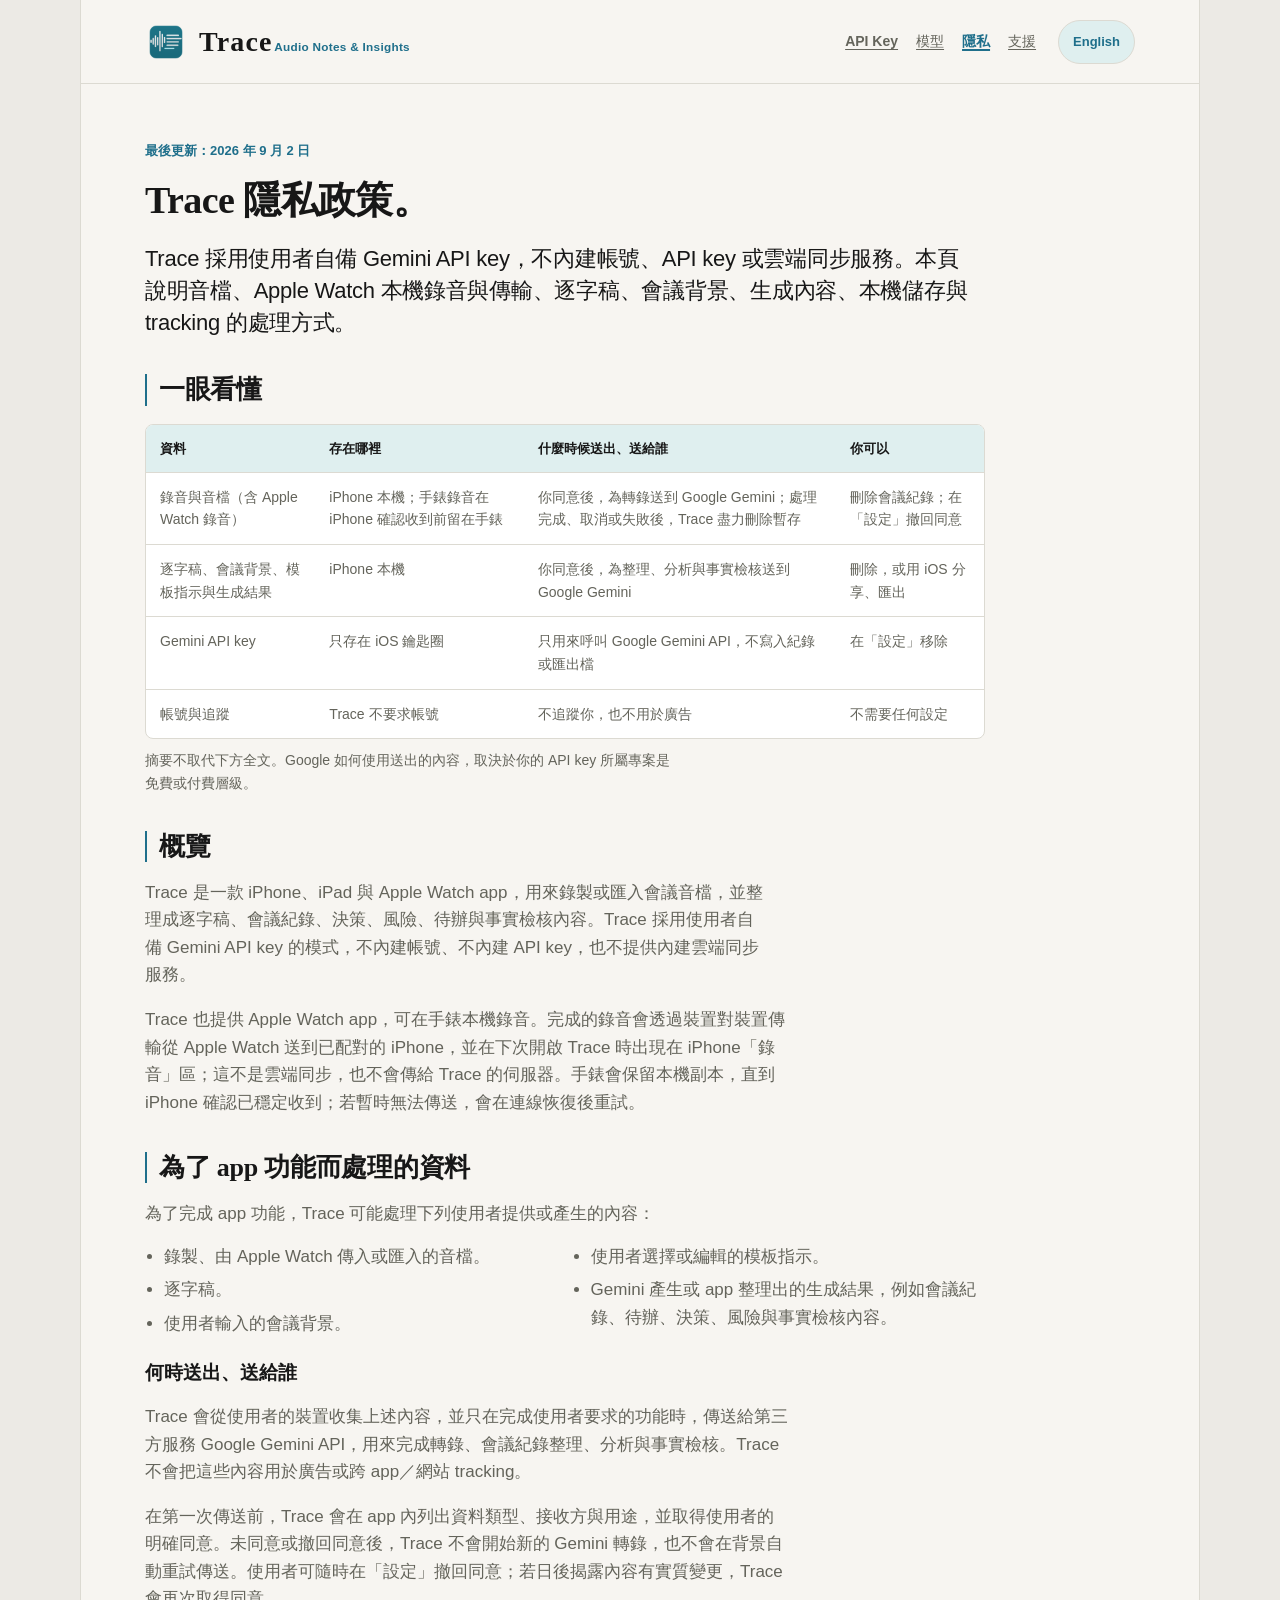
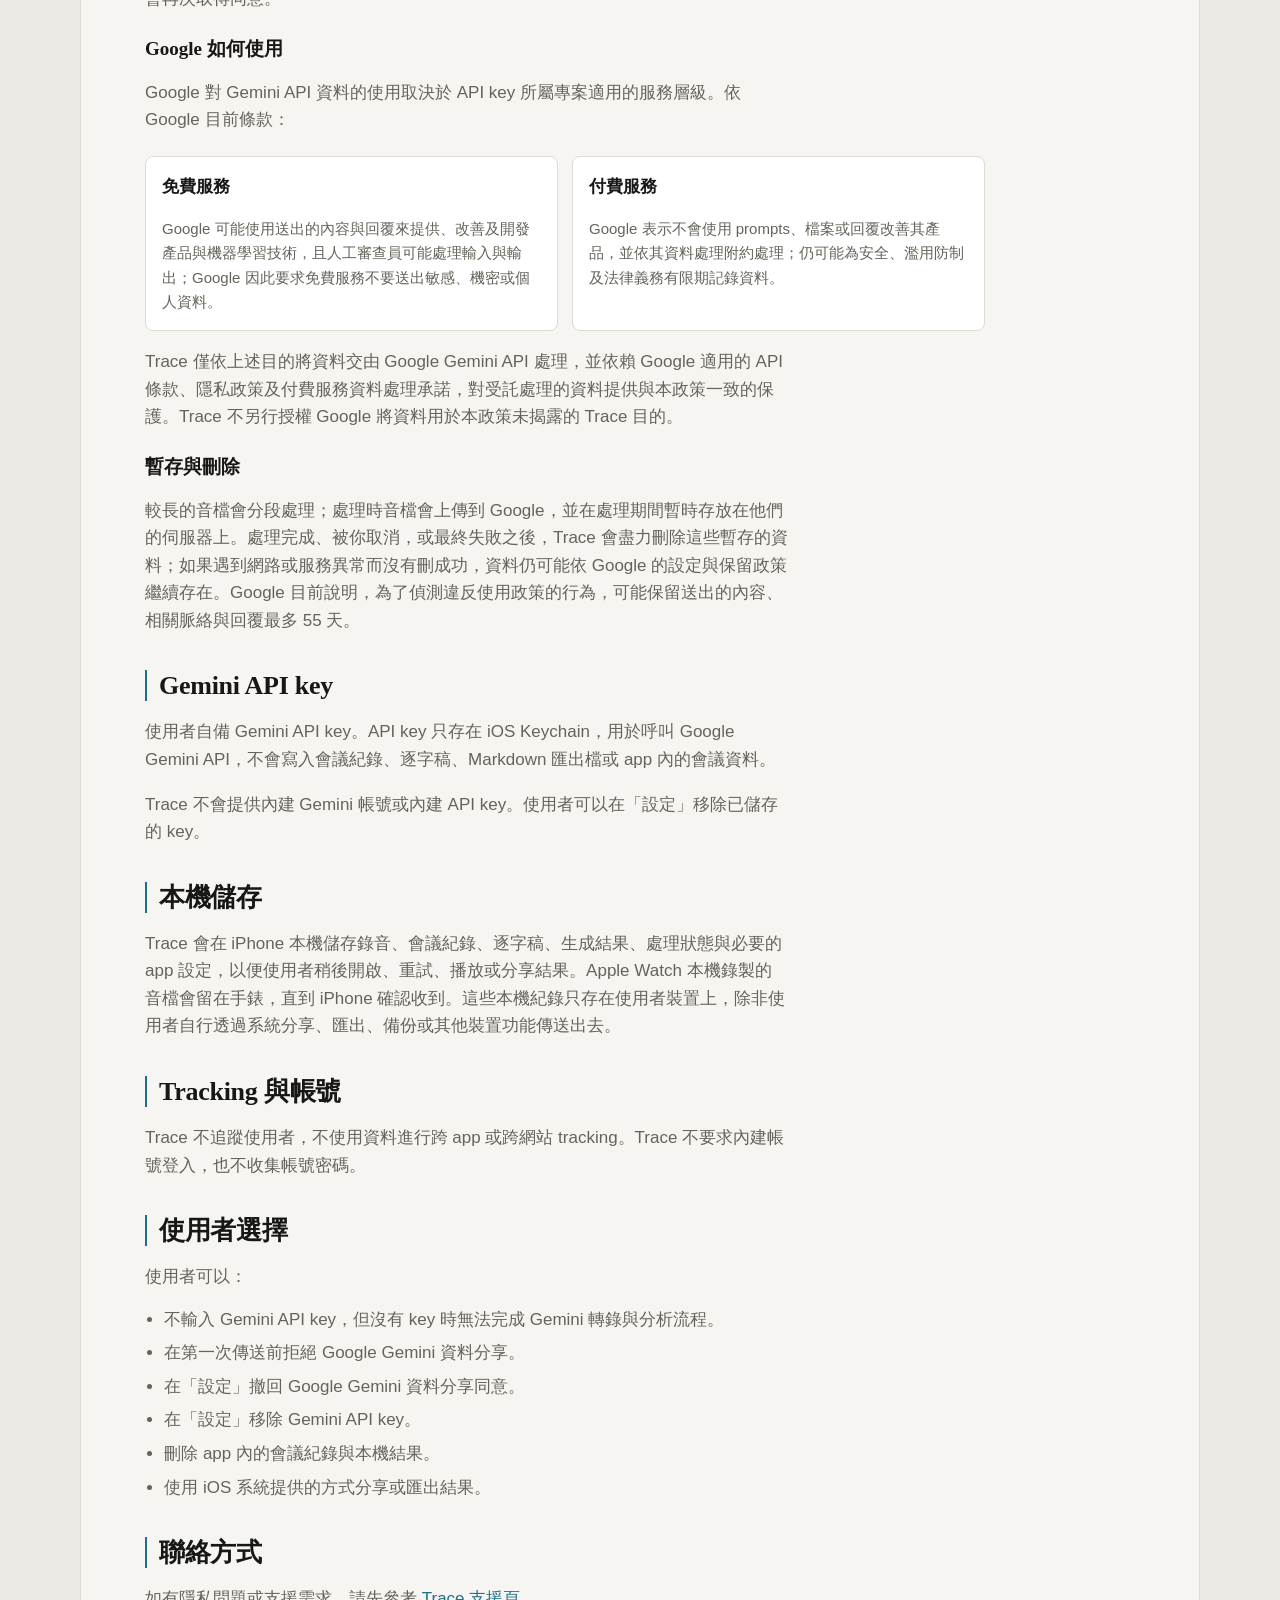
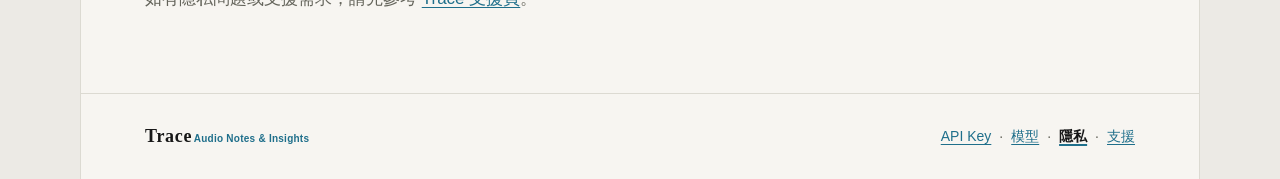
<file: privacy/index.html>
<!doctype html>
<html lang="zh-Hant">
  <head>
    <meta charset="utf-8">
    <meta name="viewport" content="width=device-width, initial-scale=1">
    <title>Trace 隱私政策</title>
    <meta name="description" content="Trace 的隱私政策。">
    <meta name="apple-itunes-app" content="app-id=6767938270">
    <link rel="canonical" href="https://isaac-ys-lin.github.io/meetingpipeline-site/privacy/">
    <link rel="alternate" hreflang="zh-Hant" href="https://isaac-ys-lin.github.io/meetingpipeline-site/privacy/">
    <link rel="alternate" hreflang="en" href="https://isaac-ys-lin.github.io/meetingpipeline-site/en/privacy/">
    <link rel="alternate" hreflang="x-default" href="https://isaac-ys-lin.github.io/meetingpipeline-site/privacy/">
    <meta property="og:type" content="website">
    <meta property="og:site_name" content="Trace">
    <meta property="og:locale" content="zh_TW">
    <meta property="og:title" content="Trace 隱私政策">
    <meta property="og:description" content="Trace 的隱私政策。">
    <meta property="og:url" content="https://isaac-ys-lin.github.io/meetingpipeline-site/privacy/">
    <meta property="og:image" content="https://isaac-ys-lin.github.io/meetingpipeline-site/assets/og/trace-og-zh-Hant-20260928.png">
    <meta property="og:image:width" content="1200">
    <meta property="og:image:height" content="630">
    <meta name="twitter:card" content="summary_large_image">
    <link rel="icon" href="../favicon-64.png" type="image/png" sizes="64x64">
    <link rel="apple-touch-icon" href="../apple-touch-icon-180.png">
    <link rel="stylesheet" href="../styles.css?v=20260928-trace-app-type">
  </head>
  <body>
    <a class="skip-link" href="#main-content">跳到主要內容</a>
    <div class="page-shell">
      <div class="frame">
        <header class="site-header">
          <a class="brand" href="../" aria-label="Trace Audio Notes &amp; Insights home">
            <img class="brand-icon" src="../brand-icon-126.png" alt="" width="42" height="42">
            <span class="brand-lockup"><span class="brand-signature">Trace</span><span class="brand-descriptor"> Audio Notes &amp; Insights</span></span>
          </a>
          <nav class="nav" aria-label="主要連結">
            <a href="../gemini-api-key/">API Key</a>
            <a href="../models/">模型</a>
            <a href="../privacy/" aria-current="page">隱私</a>
            <a href="../support/">支援</a>
            <a class="language-switch" href="../en/privacy/">English</a>
          </nav>
        </header>
        <main id="main-content">
          <article class="content">
            <p class="eyebrow">最後更新：2026 年 9 月 2 日</p>
            <h1>Trace 隱私政策。</h1>
            <p class="lede">
              Trace 採用使用者自備 Gemini API key，不內建帳號、API key 或雲端同步服務。本頁說明音檔、Apple Watch 本機錄音與傳輸、逐字稿、會議背景、生成內容、本機儲存與 tracking 的處理方式。
            </p>

            <h2 id="at-a-glance">一眼看懂</h2>
            <div class="support-table-wrap">
              <table class="support-table privacy-summary" aria-labelledby="at-a-glance">
                <thead>
                  <tr><th scope="col">資料</th><th scope="col">存在哪裡</th><th scope="col">什麼時候送出、送給誰</th><th scope="col">你可以</th></tr>
                </thead>
                <tbody>
                  <tr><td data-label="資料">錄音與音檔（含 Apple Watch 錄音）</td><td data-label="存在哪裡">iPhone 本機；手錶錄音在 iPhone 確認收到前留在手錶</td><td data-label="什麼時候送出、送給誰">你同意後，為轉錄送到 Google Gemini；處理完成、取消或失敗後，Trace 盡力刪除暫存</td><td data-label="你可以">刪除會議紀錄；在「設定」撤回同意</td></tr>
                  <tr><td data-label="資料">逐字稿、會議背景、模板指示與生成結果</td><td data-label="存在哪裡">iPhone 本機</td><td data-label="什麼時候送出、送給誰">你同意後，為整理、分析與事實檢核送到 Google Gemini</td><td data-label="你可以">刪除，或用 iOS 分享、匯出</td></tr>
                  <tr><td data-label="資料">Gemini API key</td><td data-label="存在哪裡">只存在 iOS 鑰匙圈</td><td data-label="什麼時候送出、送給誰">只用來呼叫 Google Gemini API，不寫入紀錄或匯出檔</td><td data-label="你可以">在「設定」移除</td></tr>
                  <tr><td data-label="資料">帳號與追蹤</td><td data-label="存在哪裡">Trace 不要求帳號</td><td data-label="什麼時候送出、送給誰">不追蹤你，也不用於廣告</td><td data-label="你可以">不需要任何設定</td></tr>
                </tbody>
              </table>
            </div>
            <p class="table-note">摘要不取代下方全文。Google 如何使用送出的內容，取決於你的 API key 所屬專案是免費或付費層級。</p>

            <h2>概覽</h2>
            <p>
              Trace 是一款 iPhone、iPad 與 Apple Watch app，用來錄製或匯入會議音檔，並整理成逐字稿、會議紀錄、決策、風險、待辦與事實檢核內容。Trace 採用使用者自備 Gemini API key 的模式，不內建帳號、不內建 API key，也不提供內建雲端同步服務。
            </p>
            <p>
              Trace 也提供 Apple Watch app，可在手錶本機錄音。完成的錄音會透過裝置對裝置傳輸從 Apple Watch 送到已配對的 iPhone，並在下次開啟 Trace 時出現在 iPhone「錄音」區；這不是雲端同步，也不會傳給 Trace 的伺服器。手錶會保留本機副本，直到 iPhone 確認已穩定收到；若暫時無法傳送，會在連線恢復後重試。
            </p>

            <h2>為了 app 功能而處理的資料</h2>
            <p>為了完成 app 功能，Trace 可能處理下列使用者提供或產生的內容：</p>
            <ul class="data-list">
              <li>錄製、由 Apple Watch 傳入或匯入的音檔。</li>
              <li>逐字稿。</li>
              <li>使用者輸入的會議背景。</li>
              <li>使用者選擇或編輯的模板指示。</li>
              <li>Gemini 產生或 app 整理出的生成結果，例如會議紀錄、待辦、決策、風險與事實檢核內容。</li>
            </ul>

            <h3>何時送出、送給誰</h3>
            <p>
              Trace 會從使用者的裝置收集上述內容，並只在完成使用者要求的功能時，傳送給第三方服務 Google Gemini API，用來完成轉錄、會議紀錄整理、分析與事實檢核。Trace 不會把這些內容用於廣告或跨 app／網站 tracking。
            </p>
            <p>
              在第一次傳送前，Trace 會在 app 內列出資料類型、接收方與用途，並取得使用者的明確同意。未同意或撤回同意後，Trace 不會開始新的 Gemini 轉錄，也不會在背景自動重試傳送。使用者可隨時在「設定」撤回同意；若日後揭露內容有實質變更，Trace 會再次取得同意。
            </p>

            <h3>Google 如何使用</h3>
            <p>Google 對 Gemini API 資料的使用取決於 API key 所屬專案適用的服務層級。依 Google 目前條款：</p>
            <div class="comparison-grid">
              <section>
                <h4>免費服務</h4>
                <p>Google 可能使用送出的內容與回覆來提供、改善及開發產品與機器學習技術，且人工審查員可能處理輸入與輸出；Google 因此要求免費服務不要送出敏感、機密或個人資料。</p>
              </section>
              <section>
                <h4>付費服務</h4>
                <p>Google 表示不會使用 prompts、檔案或回覆改善其產品，並依其資料處理附約處理；仍可能為安全、濫用防制及法律義務有限期記錄資料。</p>
              </section>
            </div>
            <p>
              Trace 僅依上述目的將資料交由 Google Gemini API 處理，並依賴 Google 適用的 API 條款、隱私政策及付費服務資料處理承諾，對受託處理的資料提供與本政策一致的保護。Trace 不另行授權 Google 將資料用於本政策未揭露的 Trace 目的。
            </p>

            <h3>暫存與刪除</h3>
            <p>
              較長的音檔會分段處理；處理時音檔會上傳到 Google，並在處理期間暫時存放在他們的伺服器上。處理完成、被你取消，或最終失敗之後，Trace 會盡力刪除這些暫存的資料；如果遇到網路或服務異常而沒有刪成功，資料仍可能依 Google 的設定與保留政策繼續存在。Google 目前說明，為了偵測違反使用政策的行為，可能保留送出的內容、相關脈絡與回覆最多 55 天。
            </p>

            <h2>Gemini API key</h2>
            <p>
              使用者自備 Gemini API key。API key 只存在 iOS Keychain，用於呼叫 Google Gemini API，不會寫入會議紀錄、逐字稿、Markdown 匯出檔或 app 內的會議資料。
            </p>
            <p>
              Trace 不會提供內建 Gemini 帳號或內建 API key。使用者可以在「設定」移除已儲存的 key。
            </p>

            <h2>本機儲存</h2>
            <p>
              Trace 會在 iPhone 本機儲存錄音、會議紀錄、逐字稿、生成結果、處理狀態與必要的 app 設定，以便使用者稍後開啟、重試、播放或分享結果。Apple Watch 本機錄製的音檔會留在手錶，直到 iPhone 確認收到。這些本機紀錄只存在使用者裝置上，除非使用者自行透過系統分享、匯出、備份或其他裝置功能傳送出去。
            </p>

            <h2>Tracking 與帳號</h2>
            <p>
              Trace 不追蹤使用者，不使用資料進行跨 app 或跨網站 tracking。Trace 不要求內建帳號登入，也不收集帳號密碼。
            </p>

            <h2>使用者選擇</h2>
            <p>使用者可以：</p>
            <ul>
              <li>不輸入 Gemini API key，但沒有 key 時無法完成 Gemini 轉錄與分析流程。</li>
              <li>在第一次傳送前拒絕 Google Gemini 資料分享。</li>
              <li>在「設定」撤回 Google Gemini 資料分享同意。</li>
              <li>在「設定」移除 Gemini API key。</li>
              <li>刪除 app 內的會議紀錄與本機結果。</li>
              <li>使用 iOS 系統提供的方式分享或匯出結果。</li>
            </ul>

            <h2>聯絡方式</h2>
            <p>
              如有隱私問題或支援需求，請先參考 <a href="../support/">Trace 支援頁</a>。
            </p>
          </article>
        </main>
        <footer class="site-footer">
          <span class="footer-brand brand-lockup"><span class="brand-signature">Trace</span><span class="brand-descriptor"> Audio Notes &amp; Insights</span></span>
          <span>
            <a href="../gemini-api-key/">API Key</a>
            · <a href="../models/">模型</a>
            · <a href="../privacy/" aria-current="page">隱私</a>
            · <a href="../support/">支援</a>
          </span>
        </footer>
      </div>
    </div>
  </body>
</html>
</file>
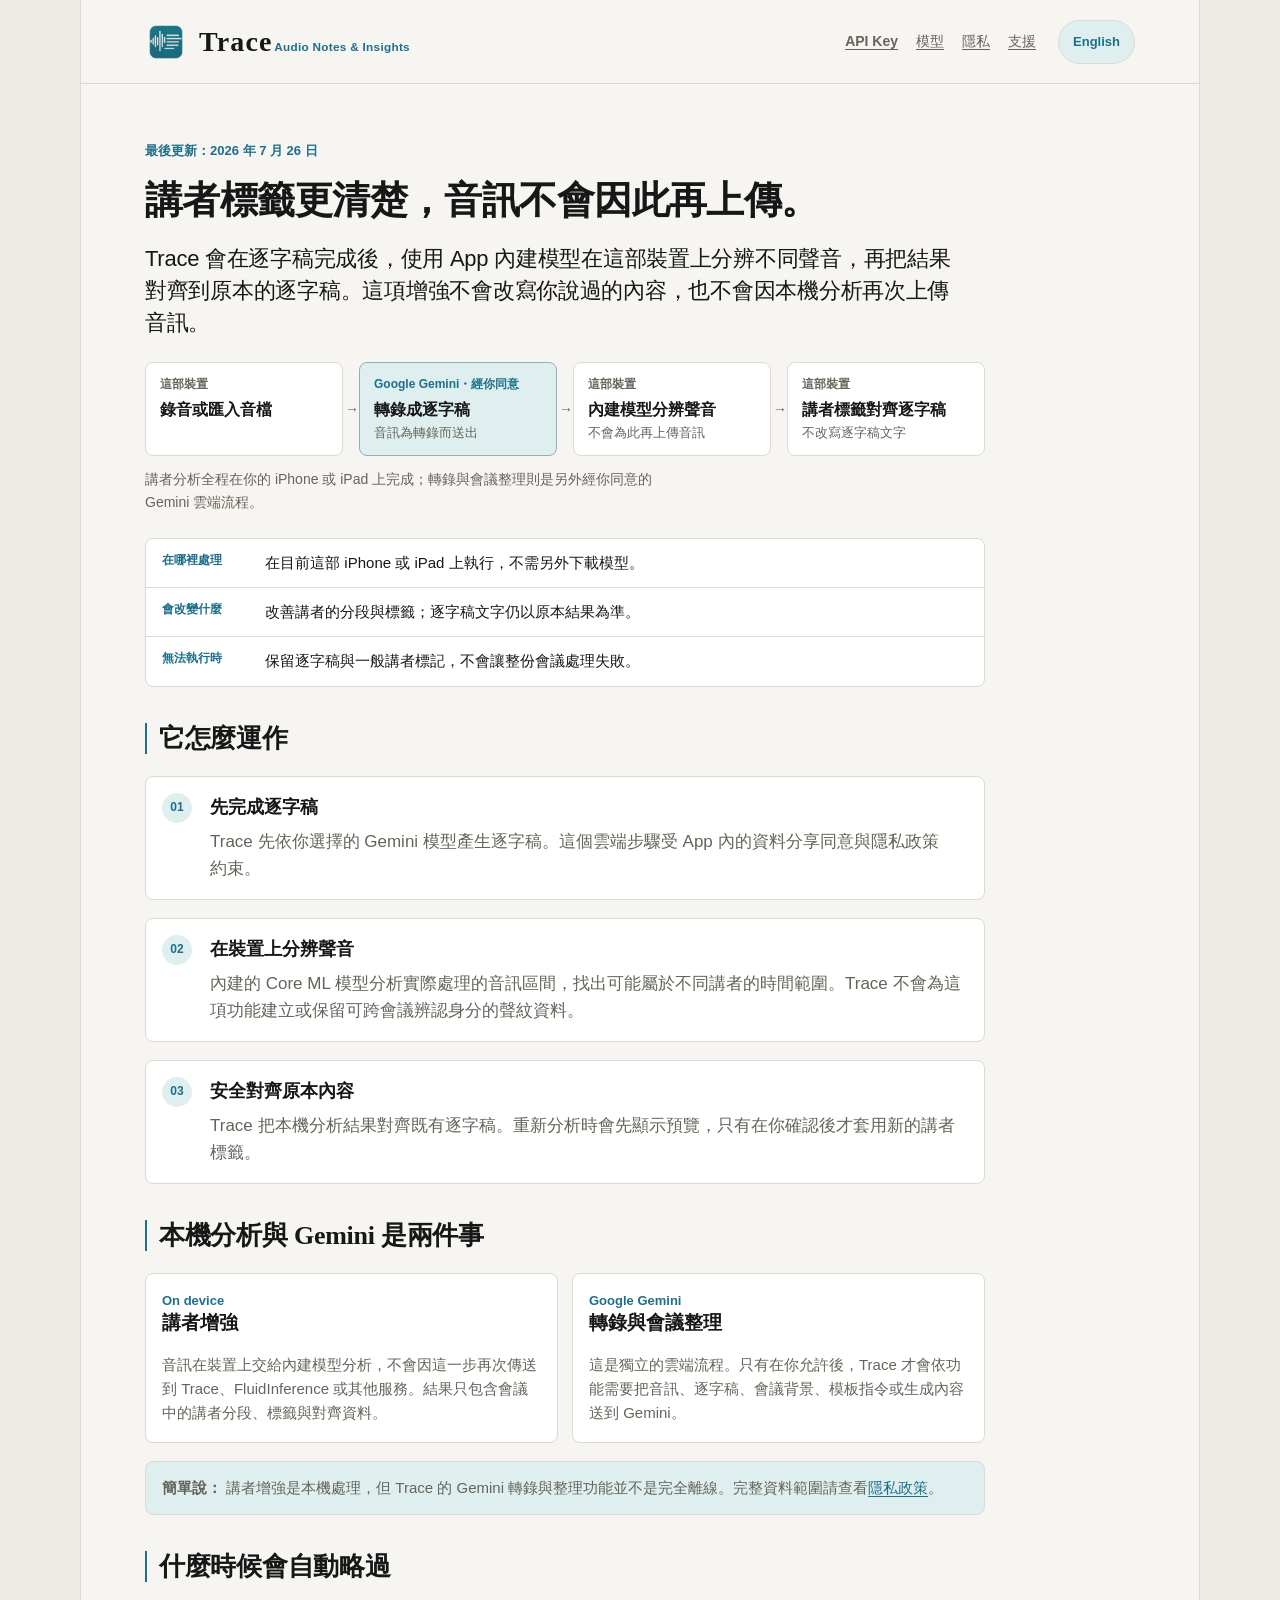
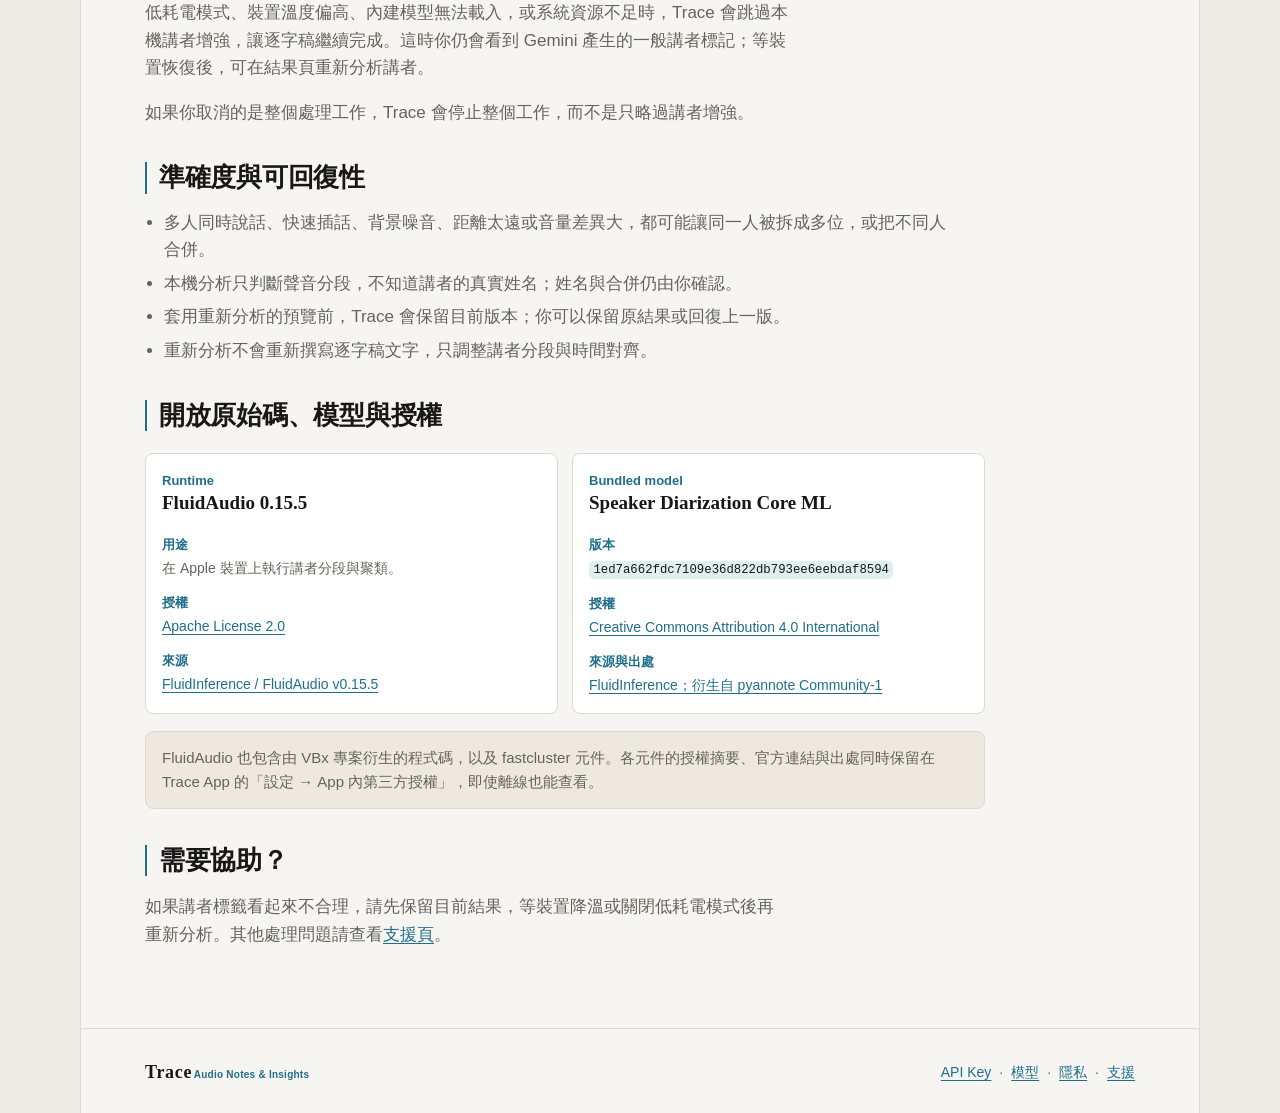
<file: speaker-analysis/index.html>
<!doctype html>
<html lang="zh-Hant">
  <head>
    <meta charset="utf-8">
    <meta name="viewport" content="width=device-width, initial-scale=1">
    <title>Trace 裝置端講者分析</title>
    <meta name="description" content="了解 Trace 如何在裝置端改善講者標籤、何時會自動略過，以及本機分析與 Gemini 傳輸之間的隱私邊界。">
    <meta name="apple-itunes-app" content="app-id=6767938270">
    <link rel="canonical" href="https://isaac-ys-lin.github.io/meetingpipeline-site/speaker-analysis/">
    <link rel="alternate" hreflang="zh-Hant" href="https://isaac-ys-lin.github.io/meetingpipeline-site/speaker-analysis/">
    <link rel="alternate" hreflang="en" href="https://isaac-ys-lin.github.io/meetingpipeline-site/en/speaker-analysis/">
    <link rel="alternate" hreflang="x-default" href="https://isaac-ys-lin.github.io/meetingpipeline-site/speaker-analysis/">
    <meta property="og:type" content="website">
    <meta property="og:site_name" content="Trace">
    <meta property="og:locale" content="zh_TW">
    <meta property="og:title" content="Trace 裝置端講者分析">
    <meta property="og:description" content="了解 Trace 如何在裝置端改善講者標籤、何時會自動略過，以及本機分析與 Gemini 傳輸之間的隱私邊界。">
    <meta property="og:url" content="https://isaac-ys-lin.github.io/meetingpipeline-site/speaker-analysis/">
    <meta property="og:image" content="https://isaac-ys-lin.github.io/meetingpipeline-site/assets/og/trace-og-zh-Hant-20260928.png">
    <meta property="og:image:width" content="1200">
    <meta property="og:image:height" content="630">
    <meta name="twitter:card" content="summary_large_image">
    <link rel="icon" href="../favicon-64.png" type="image/png" sizes="64x64">
    <link rel="apple-touch-icon" href="../apple-touch-icon-180.png">
    <link rel="stylesheet" href="../styles.css?v=20260928-trace-app-type">
  </head>
  <body>
    <a class="skip-link" href="#main-content">跳到主要內容</a>
    <div class="page-shell">
      <div class="frame">
        <header class="site-header">
          <a class="brand" href="../" aria-label="Trace Audio Notes &amp; Insights home">
            <img class="brand-icon" src="../brand-icon-126.png" alt="" width="42" height="42">
            <span class="brand-lockup"><span class="brand-signature">Trace</span><span class="brand-descriptor"> Audio Notes &amp; Insights</span></span>
          </a>
          <nav class="nav" aria-label="主要連結">
            <a href="../gemini-api-key/">API Key</a>
            <a href="../models/">模型</a>
            <a href="../privacy/">隱私</a>
            <a href="../support/">支援</a>
            <a class="language-switch" href="../en/speaker-analysis/">English</a>
          </nav>
        </header>
        <main id="main-content">
          <article class="content guide">
            <p class="eyebrow">最後更新：2026 年 7 月 26 日</p>
            <h1>講者標籤更清楚，音訊不會因此再上傳。</h1>
            <p class="lede">
              Trace 會在逐字稿完成後，使用 App 內建模型在這部裝置上分辨不同聲音，再把結果對齊到原本的逐字稿。這項增強不會改寫你說過的內容，也不會因本機分析再次上傳音訊。
            </p>

            <figure class="flow-figure" aria-label="講者分析流程">
              <ol class="flow-steps">
                <li class="flow-step">
                  <span class="flow-where">這部裝置</span>
                  <strong>錄音或匯入音檔</strong>
                </li>
                <li class="flow-step flow-step--cloud">
                  <span class="flow-where">Google Gemini・經你同意</span>
                  <strong>轉錄成逐字稿</strong>
                  <span class="flow-note">音訊為轉錄而送出</span>
                </li>
                <li class="flow-step">
                  <span class="flow-where">這部裝置</span>
                  <strong>內建模型分辨聲音</strong>
                  <span class="flow-note">不會為此再上傳音訊</span>
                </li>
                <li class="flow-step">
                  <span class="flow-where">這部裝置</span>
                  <strong>講者標籤對齊逐字稿</strong>
                  <span class="flow-note">不改寫逐字稿文字</span>
                </li>
              </ol>
              <figcaption>講者分析全程在你的 iPhone 或 iPad 上完成；轉錄與會議整理則是另外經你同意的 Gemini 雲端流程。</figcaption>
            </figure>

            <div class="meta-box" aria-label="講者分析重點">
              <p><strong>在哪裡處理</strong><span>在目前這部 iPhone 或 iPad 上執行，不需另外下載模型。</span></p>
              <p><strong>會改變什麼</strong><span>改善講者的分段與標籤；逐字稿文字仍以原本結果為準。</span></p>
              <p><strong>無法執行時</strong><span>保留逐字稿與一般講者標記，不會讓整份會議處理失敗。</span></p>
            </div>

            <h2>它怎麼運作</h2>
            <ol class="step-list">
              <li>
                <strong>先完成逐字稿</strong>
                <span>Trace 先依你選擇的 Gemini 模型產生逐字稿。這個雲端步驟受 App 內的資料分享同意與隱私政策約束。</span>
              </li>
              <li>
                <strong>在裝置上分辨聲音</strong>
                <span>內建的 Core ML 模型分析實際處理的音訊區間，找出可能屬於不同講者的時間範圍。Trace 不會為這項功能建立或保留可跨會議辨認身分的聲紋資料。</span>
              </li>
              <li>
                <strong>安全對齊原本內容</strong>
                <span>Trace 把本機分析結果對齊既有逐字稿。重新分析時會先顯示預覽，只有在你確認後才套用新的講者標籤。</span>
              </li>
            </ol>

            <h2>本機分析與 Gemini 是兩件事</h2>
            <div class="comparison-grid">
              <section>
                <p class="model-kicker">On device</p>
                <h3>講者增強</h3>
                <p>音訊在裝置上交給內建模型分析，不會因這一步再次傳送到 Trace、FluidInference 或其他服務。結果只包含會議中的講者分段、標籤與對齊資料。</p>
              </section>
              <section>
                <p class="model-kicker">Google Gemini</p>
                <h3>轉錄與會議整理</h3>
                <p>這是獨立的雲端流程。只有在你允許後，Trace 才會依功能需要把音訊、逐字稿、會議背景、模板指令或生成內容送到 Gemini。</p>
              </section>
            </div>
            <div class="support-callout">
              <strong>簡單說：</strong>
              <span>講者增強是本機處理，但 Trace 的 Gemini 轉錄與整理功能並不是完全離線。完整資料範圍請查看<a href="../privacy/">隱私政策</a>。</span>
            </div>

            <h2>什麼時候會自動略過</h2>
            <p>
              低耗電模式、裝置溫度偏高、內建模型無法載入，或系統資源不足時，Trace 會跳過本機講者增強，讓逐字稿繼續完成。這時你仍會看到 Gemini 產生的一般講者標記；等裝置恢復後，可在結果頁重新分析講者。
            </p>
            <p>
              如果你取消的是整個處理工作，Trace 會停止整個工作，而不是只略過講者增強。
            </p>

            <h2>準確度與可回復性</h2>
            <ul>
              <li>多人同時說話、快速插話、背景噪音、距離太遠或音量差異大，都可能讓同一人被拆成多位，或把不同人合併。</li>
              <li>本機分析只判斷聲音分段，不知道講者的真實姓名；姓名與合併仍由你確認。</li>
              <li>套用重新分析的預覽前，Trace 會保留目前版本；你可以保留原結果或回復上一版。</li>
              <li>重新分析不會重新撰寫逐字稿文字，只調整講者分段與時間對齊。</li>
            </ul>

            <h2>開放原始碼、模型與授權</h2>
            <div class="model-grid">
              <section class="model-card">
                <p class="model-kicker">Runtime</p>
                <h3>FluidAudio 0.15.5</h3>
                <dl>
                  <div>
                    <dt>用途</dt>
                    <dd>在 Apple 裝置上執行講者分段與聚類。</dd>
                  </div>
                  <div>
                    <dt>授權</dt>
                    <dd><a href="https://github.com/FluidInference/FluidAudio/blob/v0.15.5/LICENSE">Apache License 2.0</a></dd>
                  </div>
                  <div>
                    <dt>來源</dt>
                    <dd><a href="https://github.com/FluidInference/FluidAudio/tree/v0.15.5">FluidInference / FluidAudio v0.15.5</a></dd>
                  </div>
                </dl>
              </section>
              <section class="model-card">
                <p class="model-kicker">Bundled model</p>
                <h3>Speaker Diarization Core ML</h3>
                <dl>
                  <div>
                    <dt>版本</dt>
                    <dd><code>1ed7a662fdc7109e36d822db793ee6eebdaf8594</code></dd>
                  </div>
                  <div>
                    <dt>授權</dt>
                    <dd><a href="https://creativecommons.org/licenses/by/4.0/legalcode">Creative Commons Attribution 4.0 International</a></dd>
                  </div>
                  <div>
                    <dt>來源與出處</dt>
                    <dd><a href="https://huggingface.co/FluidInference/speaker-diarization-coreml/tree/1ed7a662fdc7109e36d822db793ee6eebdaf8594">FluidInference；衍生自 pyannote Community-1</a></dd>
                  </div>
                </dl>
              </section>
            </div>
            <p class="note">
              FluidAudio 也包含由 VBx 專案衍生的程式碼，以及 fastcluster 元件。各元件的授權摘要、官方連結與出處同時保留在 Trace App 的「設定 → App 內第三方授權」，即使離線也能查看。
            </p>

            <h2>需要協助？</h2>
            <p>
              如果講者標籤看起來不合理，請先保留目前結果，等裝置降溫或關閉低耗電模式後再重新分析。其他處理問題請查看<a href="../support/">支援頁</a>。
            </p>
          </article>
        </main>
        <footer class="site-footer">
          <span class="footer-brand brand-lockup"><span class="brand-signature">Trace</span><span class="brand-descriptor"> Audio Notes &amp; Insights</span></span>
          <span>
            <a href="../gemini-api-key/">API Key</a>
            · <a href="../models/">模型</a>
            · <a href="../privacy/">隱私</a>
            · <a href="../support/">支援</a>
          </span>
        </footer>
      </div>
    </div>
  </body>
</html>
</file>
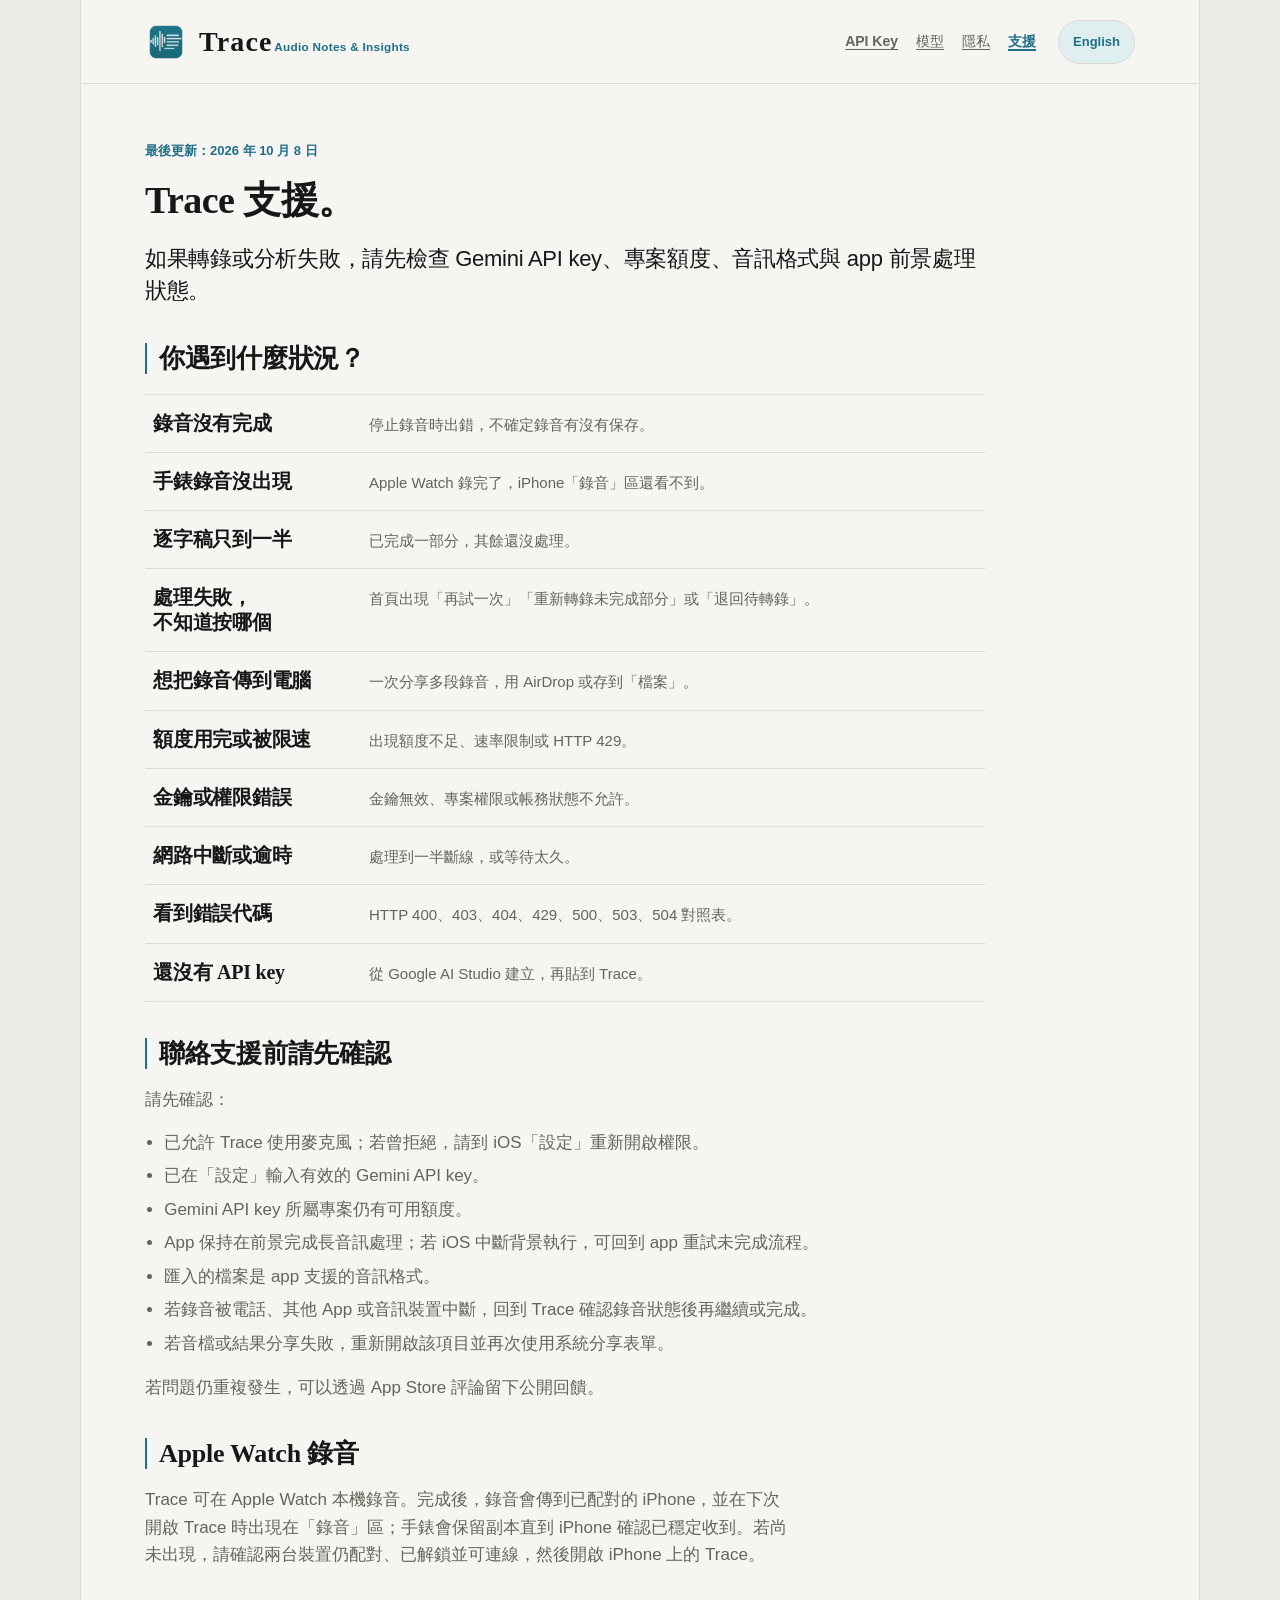
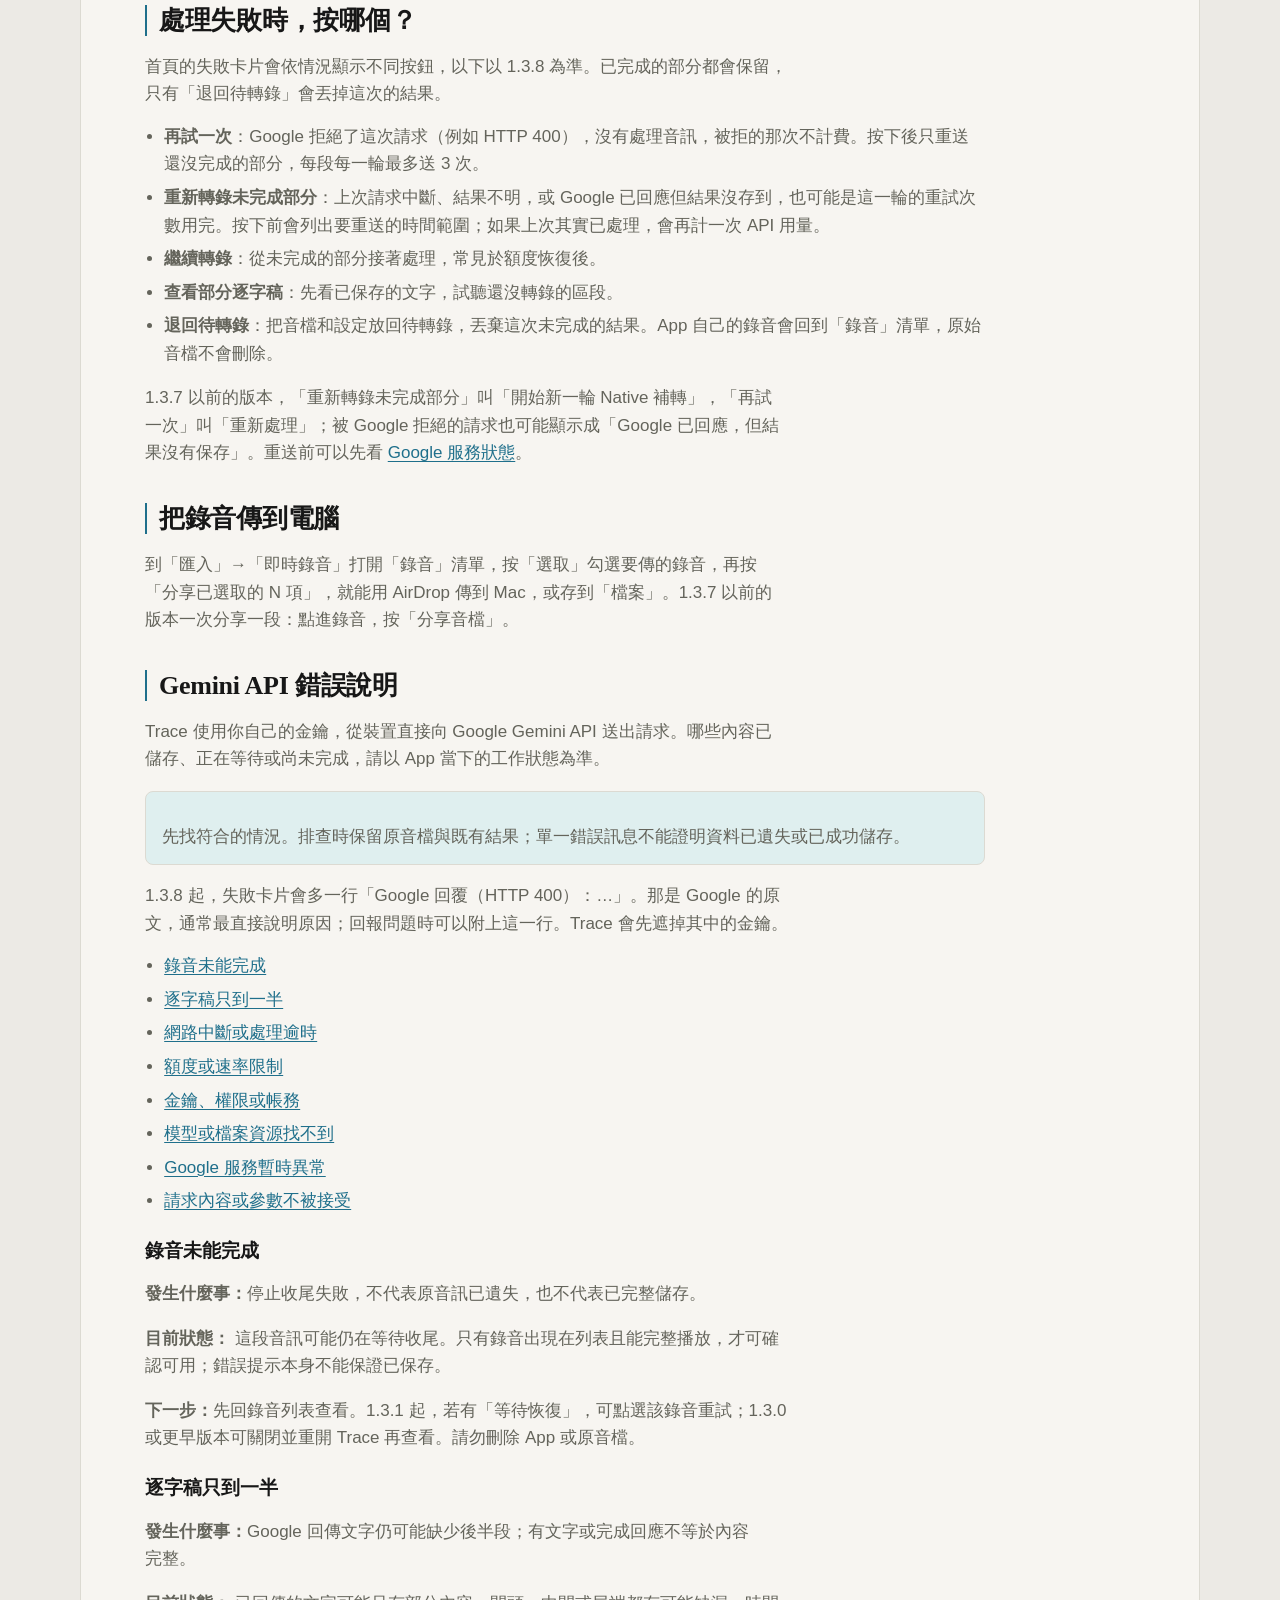
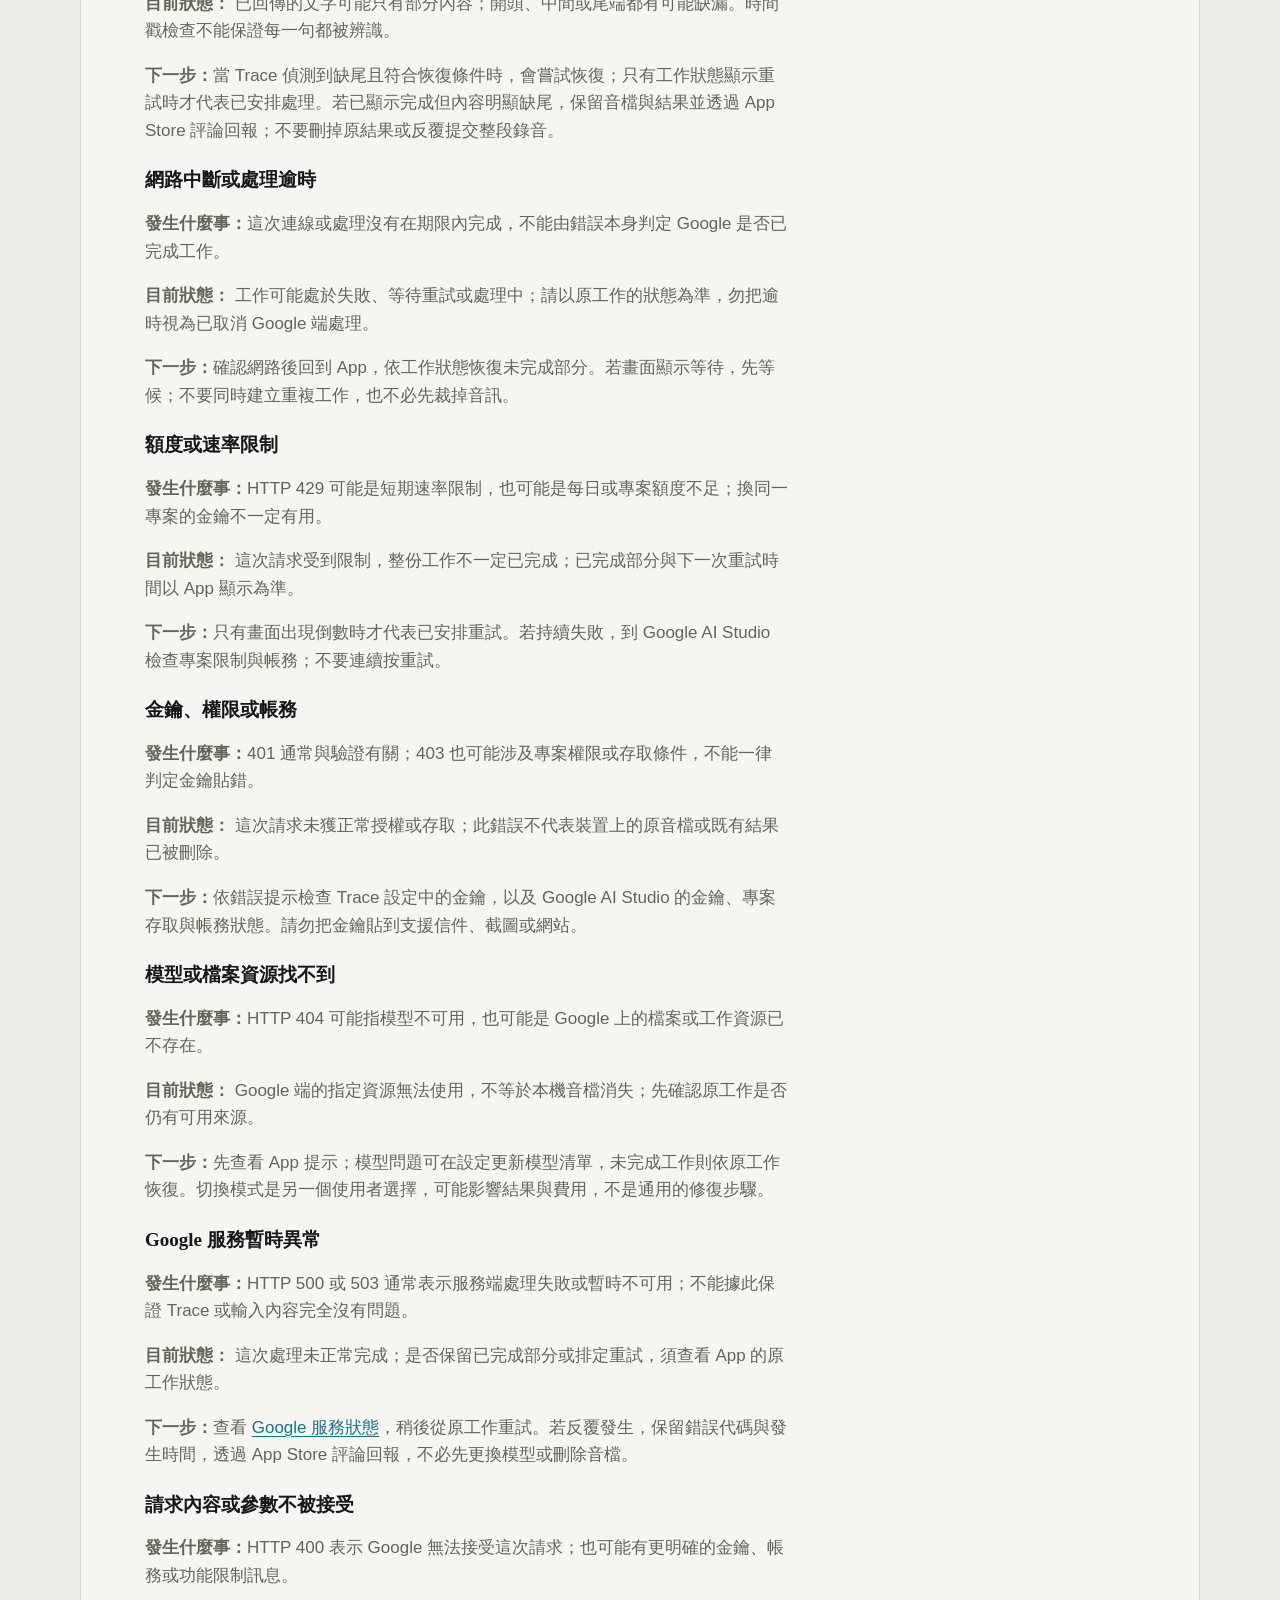
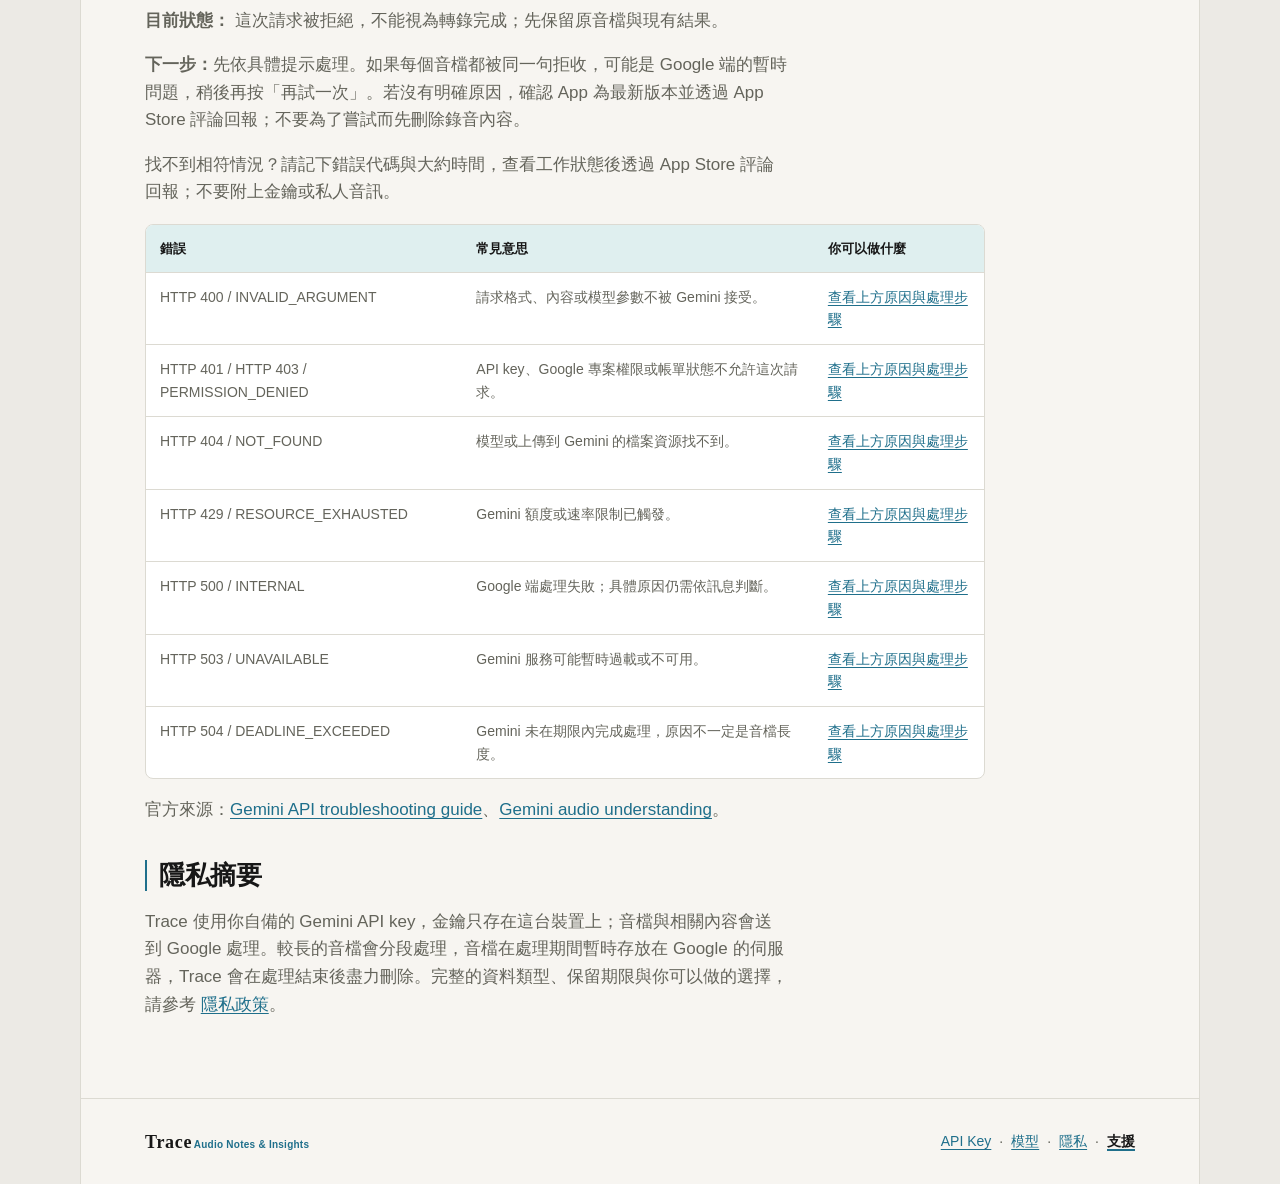
<file: support/index.html>
<!doctype html>
<html lang="zh-Hant">
  <head>
    <meta charset="utf-8">
    <meta name="viewport" content="width=device-width, initial-scale=1">
    <title>Trace 支援</title>
    <meta name="description" content="Trace 的支援頁。">
    <meta name="apple-itunes-app" content="app-id=6767938270">
    <link rel="canonical" href="https://isaac-ys-lin.github.io/meetingpipeline-site/support/">
    <link rel="alternate" hreflang="zh-Hant" href="https://isaac-ys-lin.github.io/meetingpipeline-site/support/">
    <link rel="alternate" hreflang="en" href="https://isaac-ys-lin.github.io/meetingpipeline-site/en/support/">
    <link rel="alternate" hreflang="x-default" href="https://isaac-ys-lin.github.io/meetingpipeline-site/support/">
    <meta property="og:type" content="website">
    <meta property="og:site_name" content="Trace">
    <meta property="og:locale" content="zh_TW">
    <meta property="og:title" content="Trace 支援">
    <meta property="og:description" content="Trace 的支援頁。">
    <meta property="og:url" content="https://isaac-ys-lin.github.io/meetingpipeline-site/support/">
    <meta property="og:image" content="https://isaac-ys-lin.github.io/meetingpipeline-site/assets/og/trace-og-zh-Hant-20260928.png">
    <meta property="og:image:width" content="1200">
    <meta property="og:image:height" content="630">
    <meta name="twitter:card" content="summary_large_image">
    <link rel="icon" href="../favicon-64.png" type="image/png" sizes="64x64">
    <link rel="apple-touch-icon" href="../apple-touch-icon-180.png">
    <link rel="stylesheet" href="../styles.css?v=20260928-trace-app-type">
  </head>
  <body>
    <a class="skip-link" href="#main-content">跳到主要內容</a>
    <div class="page-shell">
      <div class="frame">
        <header class="site-header">
          <a class="brand" href="../" aria-label="Trace Audio Notes &amp; Insights home">
            <img class="brand-icon" src="../brand-icon-126.png" alt="" width="42" height="42">
            <span class="brand-lockup"><span class="brand-signature">Trace</span><span class="brand-descriptor"> Audio Notes &amp; Insights</span></span>
          </a>
          <nav class="nav" aria-label="主要連結">
            <a href="../gemini-api-key/">API Key</a>
            <a href="../models/">模型</a>
            <a href="../privacy/">隱私</a>
            <a href="../support/" aria-current="page">支援</a>
            <a class="language-switch" href="../en/support/">English</a>
          </nav>
        </header>
        <main id="main-content">
          <article class="content">
            <p class="eyebrow">最後更新：2026 年 10 月 8 日</p>
            <h1>Trace 支援。</h1>
            <p class="lede">
              如果轉錄或分析失敗，請先檢查 Gemini API key、專案額度、音訊格式與 app 前景處理狀態。
            </p>

            <h2 id="symptoms">你遇到什麼狀況？</h2>
            <nav class="link-grid" aria-labelledby="symptoms">
              <a class="link-card" href="#recording-recovery">
                <strong>錄音沒有完成</strong>
                <span>停止錄音時出錯，不確定錄音有沒有保存。</span>
              </a>
              <a class="link-card" href="#apple-watch">
                <strong>手錶錄音沒出現</strong>
                <span>Apple Watch 錄完了，iPhone「錄音」區還看不到。</span>
              </a>
              <a class="link-card" href="#gemini-incomplete">
                <strong>逐字稿只到一半</strong>
                <span>已完成一部分，其餘還沒處理。</span>
              </a>
              <a class="link-card" href="#failed-job">
                <strong>處理失敗，不知道按哪個</strong>
                <span>首頁出現「再試一次」「重新轉錄未完成部分」或「退回待轉錄」。</span>
              </a>
              <a class="link-card" href="#share-recordings">
                <strong>想把錄音傳到電腦</strong>
                <span>一次分享多段錄音，用 AirDrop 或存到「檔案」。</span>
              </a>
              <a class="link-card" href="#gemini-quota">
                <strong>額度用完或被限速</strong>
                <span>出現額度不足、速率限制或 HTTP 429。</span>
              </a>
              <a class="link-card" href="#gemini-access">
                <strong>金鑰或權限錯誤</strong>
                <span>金鑰無效、專案權限或帳務狀態不允許。</span>
              </a>
              <a class="link-card" href="#gemini-network">
                <strong>網路中斷或逾時</strong>
                <span>處理到一半斷線，或等待太久。</span>
              </a>
              <a class="link-card" href="#gemini-errors">
                <strong>看到錯誤代碼</strong>
                <span>HTTP 400、403、404、429、500、503、504 對照表。</span>
              </a>
              <a class="link-card" href="../gemini-api-key/">
                <strong>還沒有 API key</strong>
                <span>從 Google AI Studio 建立，再貼到 Trace。</span>
              </a>
            </nav>

            <h2>聯絡支援前請先確認</h2>
            <p>請先確認：</p>
            <ul>
              <li>已允許 Trace 使用麥克風；若曾拒絕，請到 iOS「設定」重新開啟權限。</li>
              <li>已在「設定」輸入有效的 Gemini API key。</li>
              <li>Gemini API key 所屬專案仍有可用額度。</li>
              <li>App 保持在前景完成長音訊處理；若 iOS 中斷背景執行，可回到 app 重試未完成流程。</li>
              <li>匯入的檔案是 app 支援的音訊格式。</li>
              <li>若錄音被電話、其他 App 或音訊裝置中斷，回到 Trace 確認錄音狀態後再繼續或完成。</li>
              <li>若音檔或結果分享失敗，重新開啟該項目並再次使用系統分享表單。</li>
            </ul>
            <p>若問題仍重複發生，可以透過 App Store 評論留下公開回饋。</p>

            <h2 id="apple-watch">Apple Watch 錄音</h2>
            <p>
              Trace 可在 Apple Watch 本機錄音。完成後，錄音會傳到已配對的 iPhone，並在下次開啟 Trace 時出現在「錄音」區；手錶會保留副本直到 iPhone 確認已穩定收到。若尚未出現，請確認兩台裝置仍配對、已解鎖並可連線，然後開啟 iPhone 上的 Trace。
            </p>

            <h2 id="failed-job">處理失敗時，按哪個？</h2>
            <p>首頁的失敗卡片會依情況顯示不同按鈕，以下以 1.3.8 為準。已完成的部分都會保留，只有「退回待轉錄」會丟掉這次的結果。</p>
            <ul>
              <li><strong>再試一次</strong>：Google 拒絕了這次請求（例如 HTTP 400），沒有處理音訊，被拒的那次不計費。按下後只重送還沒完成的部分，每段每一輪最多送 3 次。</li>
              <li><strong>重新轉錄未完成部分</strong>：上次請求中斷、結果不明，或 Google 已回應但結果沒存到，也可能是這一輪的重試次數用完。按下前會列出要重送的時間範圍；如果上次其實已處理，會再計一次 API 用量。</li>
              <li><strong>繼續轉錄</strong>：從未完成的部分接著處理，常見於額度恢復後。</li>
              <li><strong>查看部分逐字稿</strong>：先看已保存的文字，試聽還沒轉錄的區段。</li>
              <li><strong>退回待轉錄</strong>：把音檔和設定放回待轉錄，丟棄這次未完成的結果。App 自己的錄音會回到「錄音」清單，原始音檔不會刪除。</li>
            </ul>
            <p>1.3.7 以前的版本，「重新轉錄未完成部分」叫「開始新一輪 Native 補轉」，「再試一次」叫「重新處理」；被 Google 拒絕的請求也可能顯示成「Google 已回應，但結果沒有保存」。重送前可以先看 <a href="https://aistudio.google.com/status" rel="noreferrer">Google 服務狀態</a>。</p>

            <h2 id="share-recordings">把錄音傳到電腦</h2>
            <p>到「匯入」→「即時錄音」打開「錄音」清單，按「選取」勾選要傳的錄音，再按「分享已選取的 N 項」，就能用 AirDrop 傳到 Mac，或存到「檔案」。1.3.7 以前的版本一次分享一段：點進錄音，按「分享音檔」。</p>

            <h2 id="gemini-errors">Gemini API 錯誤說明</h2>
            <p>Trace 使用你自己的金鑰，從裝置直接向 Google Gemini API 送出請求。哪些內容已儲存、正在等待或尚未完成，請以 App 當下的工作狀態為準。</p>
            <div class="support-callout"><p>先找符合的情況。排查時保留原音檔與既有結果；單一錯誤訊息不能證明資料已遺失或已成功儲存。</p></div>
            <p>1.3.8 起，失敗卡片會多一行「Google 回覆（HTTP 400）：…」。那是 Google 的原文，通常最直接說明原因；回報問題時可以附上這一行。Trace 會先遮掉其中的金鑰。</p>
            <ul>
              <li><a href="#recording-recovery">錄音未能完成</a></li>
              <li><a href="#gemini-incomplete">逐字稿只到一半</a></li>
              <li><a href="#gemini-network">網路中斷或處理逾時</a></li>
              <li><a href="#gemini-quota">額度或速率限制</a></li>
              <li><a href="#gemini-access">金鑰、權限或帳務</a></li>
              <li><a href="#gemini-model">模型或檔案資源找不到</a></li>
              <li><a href="#gemini-service">Google 服務暫時異常</a></li>
              <li><a href="#gemini-request">請求內容或參數不被接受</a></li>
            </ul>
            <section aria-labelledby="recording-recovery">
              <h3 id="recording-recovery">錄音未能完成</h3>
              <p><strong>發生什麼事：</strong>停止收尾失敗，不代表原音訊已遺失，也不代表已完整儲存。</p>
              <p><strong>目前狀態：</strong> 這段音訊可能仍在等待收尾。只有錄音出現在列表且能完整播放，才可確認可用；錯誤提示本身不能保證已保存。</p>
              <p><strong>下一步：</strong>先回錄音列表查看。1.3.1 起，若有「等待恢復」，可點選該錄音重試；1.3.0 或更早版本可關閉並重開 Trace 再查看。請勿刪除 App 或原音檔。</p>
            </section>
            <section aria-labelledby="gemini-incomplete">
              <h3 id="gemini-incomplete">逐字稿只到一半</h3>
              <p><strong>發生什麼事：</strong>Google 回傳文字仍可能缺少後半段；有文字或完成回應不等於內容完整。</p>
              <p><strong>目前狀態：</strong> 已回傳的文字可能只有部分內容；開頭、中間或尾端都有可能缺漏。時間戳檢查不能保證每一句都被辨識。</p>
              <p><strong>下一步：</strong>當 Trace 偵測到缺尾且符合恢復條件時，會嘗試恢復；只有工作狀態顯示重試時才代表已安排處理。若已顯示完成但內容明顯缺尾，保留音檔與結果並透過 App Store 評論回報；不要刪掉原結果或反覆提交整段錄音。</p>
            </section>
            <section aria-labelledby="gemini-network">
              <h3 id="gemini-network">網路中斷或處理逾時</h3>
              <p><strong>發生什麼事：</strong>這次連線或處理沒有在期限內完成，不能由錯誤本身判定 Google 是否已完成工作。</p>
              <p><strong>目前狀態：</strong> 工作可能處於失敗、等待重試或處理中；請以原工作的狀態為準，勿把逾時視為已取消 Google 端處理。</p>
              <p><strong>下一步：</strong>確認網路後回到 App，依工作狀態恢復未完成部分。若畫面顯示等待，先等候；不要同時建立重複工作，也不必先裁掉音訊。</p>
            </section>
            <section aria-labelledby="gemini-quota">
              <h3 id="gemini-quota">額度或速率限制</h3>
              <p><strong>發生什麼事：</strong>HTTP 429 可能是短期速率限制，也可能是每日或專案額度不足；換同一專案的金鑰不一定有用。</p>
              <p><strong>目前狀態：</strong> 這次請求受到限制，整份工作不一定已完成；已完成部分與下一次重試時間以 App 顯示為準。</p>
              <p><strong>下一步：</strong>只有畫面出現倒數時才代表已安排重試。若持續失敗，到 Google AI Studio 檢查專案限制與帳務；不要連續按重試。</p>
            </section>
            <section aria-labelledby="gemini-access">
              <h3 id="gemini-access">金鑰、權限或帳務</h3>
              <p><strong>發生什麼事：</strong>401 通常與驗證有關；403 也可能涉及專案權限或存取條件，不能一律判定金鑰貼錯。</p>
              <p><strong>目前狀態：</strong> 這次請求未獲正常授權或存取；此錯誤不代表裝置上的原音檔或既有結果已被刪除。</p>
              <p><strong>下一步：</strong>依錯誤提示檢查 Trace 設定中的金鑰，以及 Google AI Studio 的金鑰、專案存取與帳務狀態。請勿把金鑰貼到支援信件、截圖或網站。</p>
            </section>
            <section aria-labelledby="gemini-model">
              <h3 id="gemini-model">模型或檔案資源找不到</h3>
              <p><strong>發生什麼事：</strong>HTTP 404 可能指模型不可用，也可能是 Google 上的檔案或工作資源已不存在。</p>
              <p><strong>目前狀態：</strong> Google 端的指定資源無法使用，不等於本機音檔消失；先確認原工作是否仍有可用來源。</p>
              <p><strong>下一步：</strong>先查看 App 提示；模型問題可在設定更新模型清單，未完成工作則依原工作恢復。切換模式是另一個使用者選擇，可能影響結果與費用，不是通用的修復步驟。</p>
            </section>
            <section aria-labelledby="gemini-service">
              <h3 id="gemini-service">Google 服務暫時異常</h3>
              <p><strong>發生什麼事：</strong>HTTP 500 或 503 通常表示服務端處理失敗或暫時不可用；不能據此保證 Trace 或輸入內容完全沒有問題。</p>
              <p><strong>目前狀態：</strong> 這次處理未正常完成；是否保留已完成部分或排定重試，須查看 App 的原工作狀態。</p>
              <p><strong>下一步：</strong>查看 <a href="https://aistudio.google.com/status" rel="noreferrer">Google 服務狀態</a>，稍後從原工作重試。若反覆發生，保留錯誤代碼與發生時間，透過 App Store 評論回報，不必先更換模型或刪除音檔。</p>
            </section>
            <section aria-labelledby="gemini-request">
              <h3 id="gemini-request">請求內容或參數不被接受</h3>
              <p><strong>發生什麼事：</strong>HTTP 400 表示 Google 無法接受這次請求；也可能有更明確的金鑰、帳務或功能限制訊息。</p>
              <p><strong>目前狀態：</strong> 這次請求被拒絕，不能視為轉錄完成；先保留原音檔與現有結果。</p>
              <p><strong>下一步：</strong>先依具體提示處理。如果每個音檔都被同一句拒收，可能是 Google 端的暫時問題，稍後再按「再試一次」。若沒有明確原因，確認 App 為最新版本並透過 App Store 評論回報；不要為了嘗試而先刪除錄音內容。</p>
            </section>
            <p>找不到相符情況？請記下錯誤代碼與大約時間，查看工作狀態後透過 App Store 評論回報；不要附上金鑰或私人音訊。</p>
            <div class="support-table-wrap">
              <table class="support-table">
                <thead>
                  <tr>
                    <th scope="col">錯誤</th>
                    <th scope="col">常見意思</th>
                    <th scope="col">你可以做什麼</th>
                  </tr>
                </thead>
                <tbody>
                  <tr>
                    <td data-label="錯誤">HTTP 400 / INVALID_ARGUMENT</td>
                    <td data-label="常見意思">請求格式、內容或模型參數不被 Gemini 接受。</td>
                    <td data-label="你可以做什麼"><a href="#gemini-request">查看上方原因與處理步驟</a></td>
                  </tr>
                  <tr>
                    <td data-label="錯誤">HTTP 401 / HTTP 403 / PERMISSION_DENIED</td>
                    <td data-label="常見意思">API key、Google 專案權限或帳單狀態不允許這次請求。</td>
                    <td data-label="你可以做什麼"><a href="#gemini-access">查看上方原因與處理步驟</a></td>
                  </tr>
                  <tr>
                    <td data-label="錯誤">HTTP 404 / NOT_FOUND</td>
                    <td data-label="常見意思">模型或上傳到 Gemini 的檔案資源找不到。</td>
                    <td data-label="你可以做什麼"><a href="#gemini-model">查看上方原因與處理步驟</a></td>
                  </tr>
                  <tr>
                    <td data-label="錯誤">HTTP 429 / RESOURCE_EXHAUSTED</td>
                    <td data-label="常見意思">Gemini 額度或速率限制已觸發。</td>
                    <td data-label="你可以做什麼"><a href="#gemini-quota">查看上方原因與處理步驟</a></td>
                  </tr>
                  <tr>
                    <td data-label="錯誤">HTTP 500 / INTERNAL</td>
                    <td data-label="常見意思">Google 端處理失敗；具體原因仍需依訊息判斷。</td>
                    <td data-label="你可以做什麼"><a href="#gemini-service">查看上方原因與處理步驟</a></td>
                  </tr>
                  <tr>
                    <td data-label="錯誤">HTTP 503 / UNAVAILABLE</td>
                    <td data-label="常見意思">Gemini 服務可能暫時過載或不可用。</td>
                    <td data-label="你可以做什麼"><a href="#gemini-service">查看上方原因與處理步驟</a></td>
                  </tr>
                  <tr>
                    <td data-label="錯誤">HTTP 504 / DEADLINE_EXCEEDED</td>
                    <td data-label="常見意思">Gemini 未在期限內完成處理，原因不一定是音檔長度。</td>
                    <td data-label="你可以做什麼"><a href="#gemini-network">查看上方原因與處理步驟</a></td>
                  </tr>
                </tbody>
              </table>
            </div>
            <p>
              官方來源：<a href="https://ai.google.dev/gemini-api/docs/troubleshooting" rel="noreferrer">Gemini API troubleshooting guide</a>、<a href="https://ai.google.dev/gemini-api/docs/audio" rel="noreferrer">Gemini audio understanding</a>。
            </p>

            <h2>隱私摘要</h2>
            <p>
              Trace 使用你自備的 Gemini API key，金鑰只存在這台裝置上；音檔與相關內容會送到 Google 處理。較長的音檔會分段處理，音檔在處理期間暫時存放在 Google 的伺服器，Trace 會在處理結束後盡力刪除。完整的資料類型、保留期限與你可以做的選擇，請參考 <a href="../privacy/">隱私政策</a>。
            </p>
          </article>
        </main>
        <footer class="site-footer">
          <span class="footer-brand brand-lockup"><span class="brand-signature">Trace</span><span class="brand-descriptor"> Audio Notes &amp; Insights</span></span>
          <span>
            <a href="../gemini-api-key/">API Key</a>
            · <a href="../models/">模型</a>
            · <a href="../privacy/">隱私</a>
            · <a href="../support/" aria-current="page">支援</a>
          </span>
        </footer>
      </div>
    </div>
  </body>
</html>
</file>
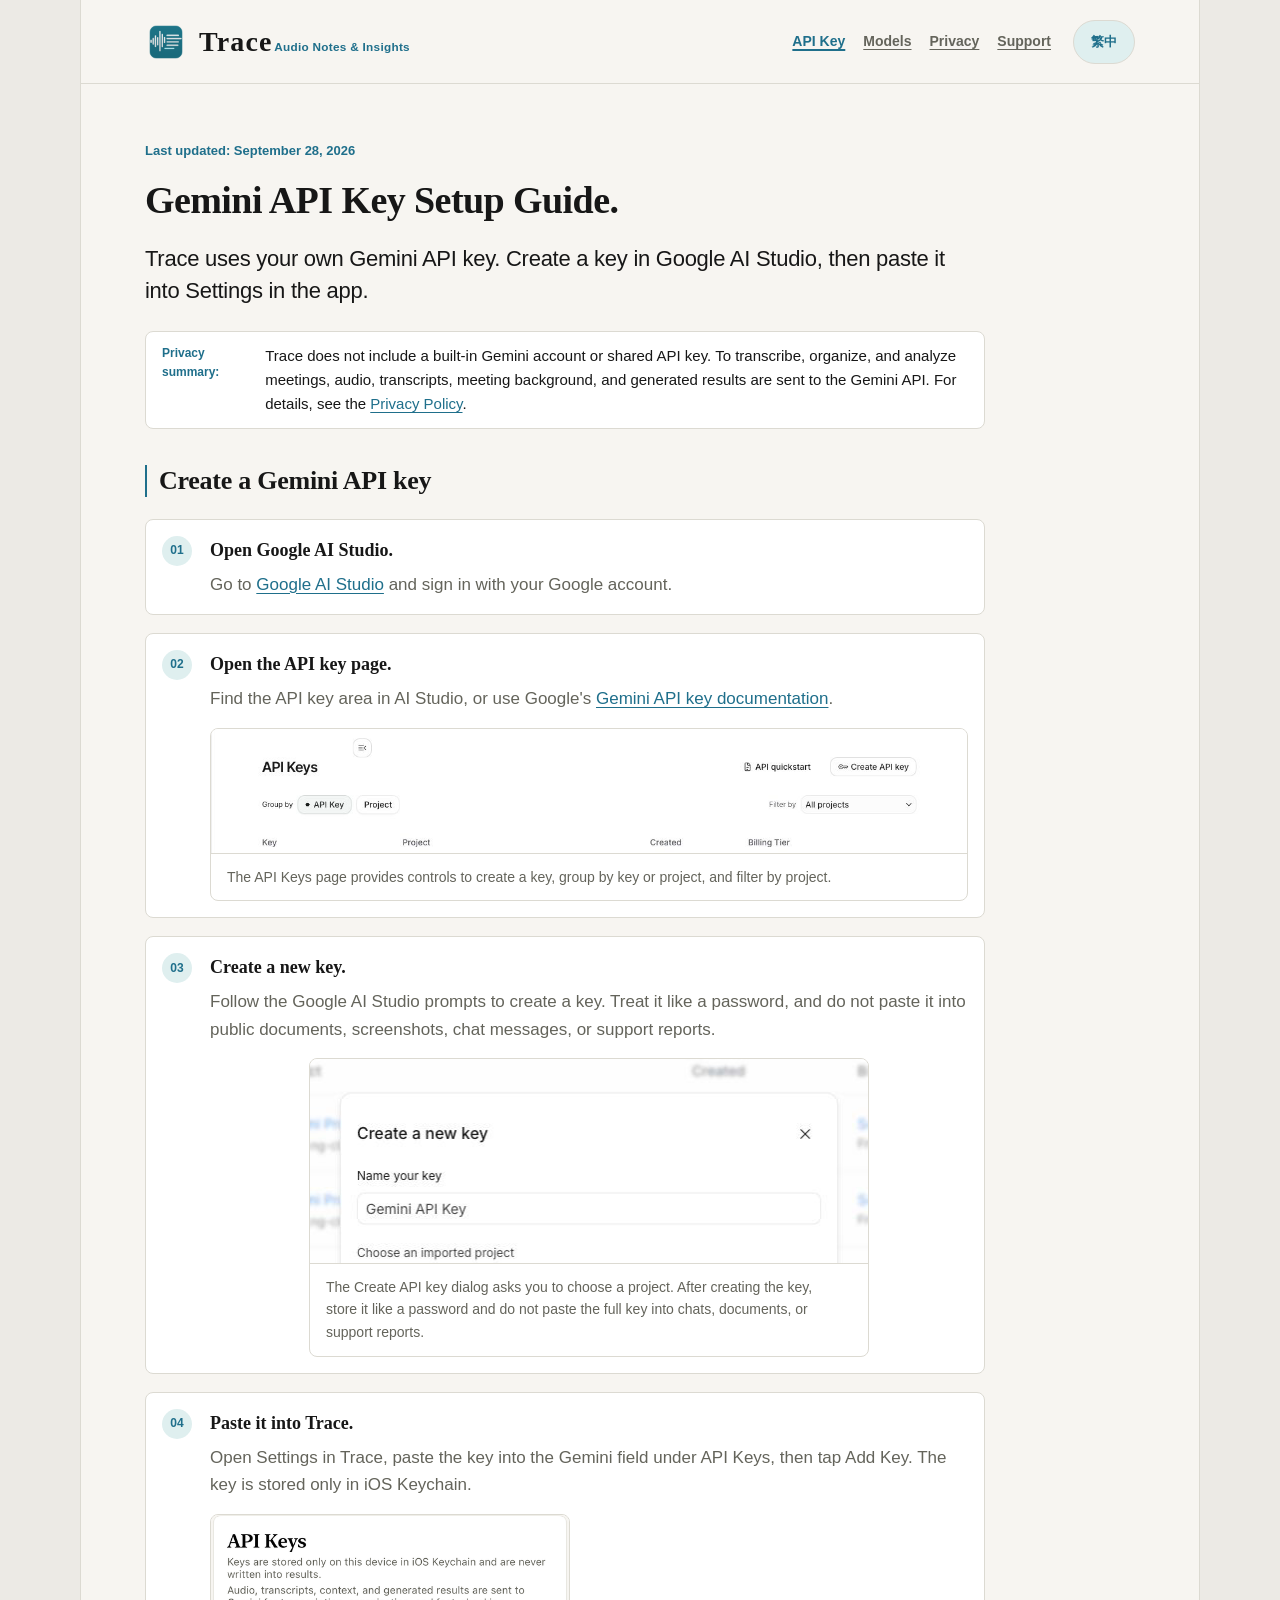
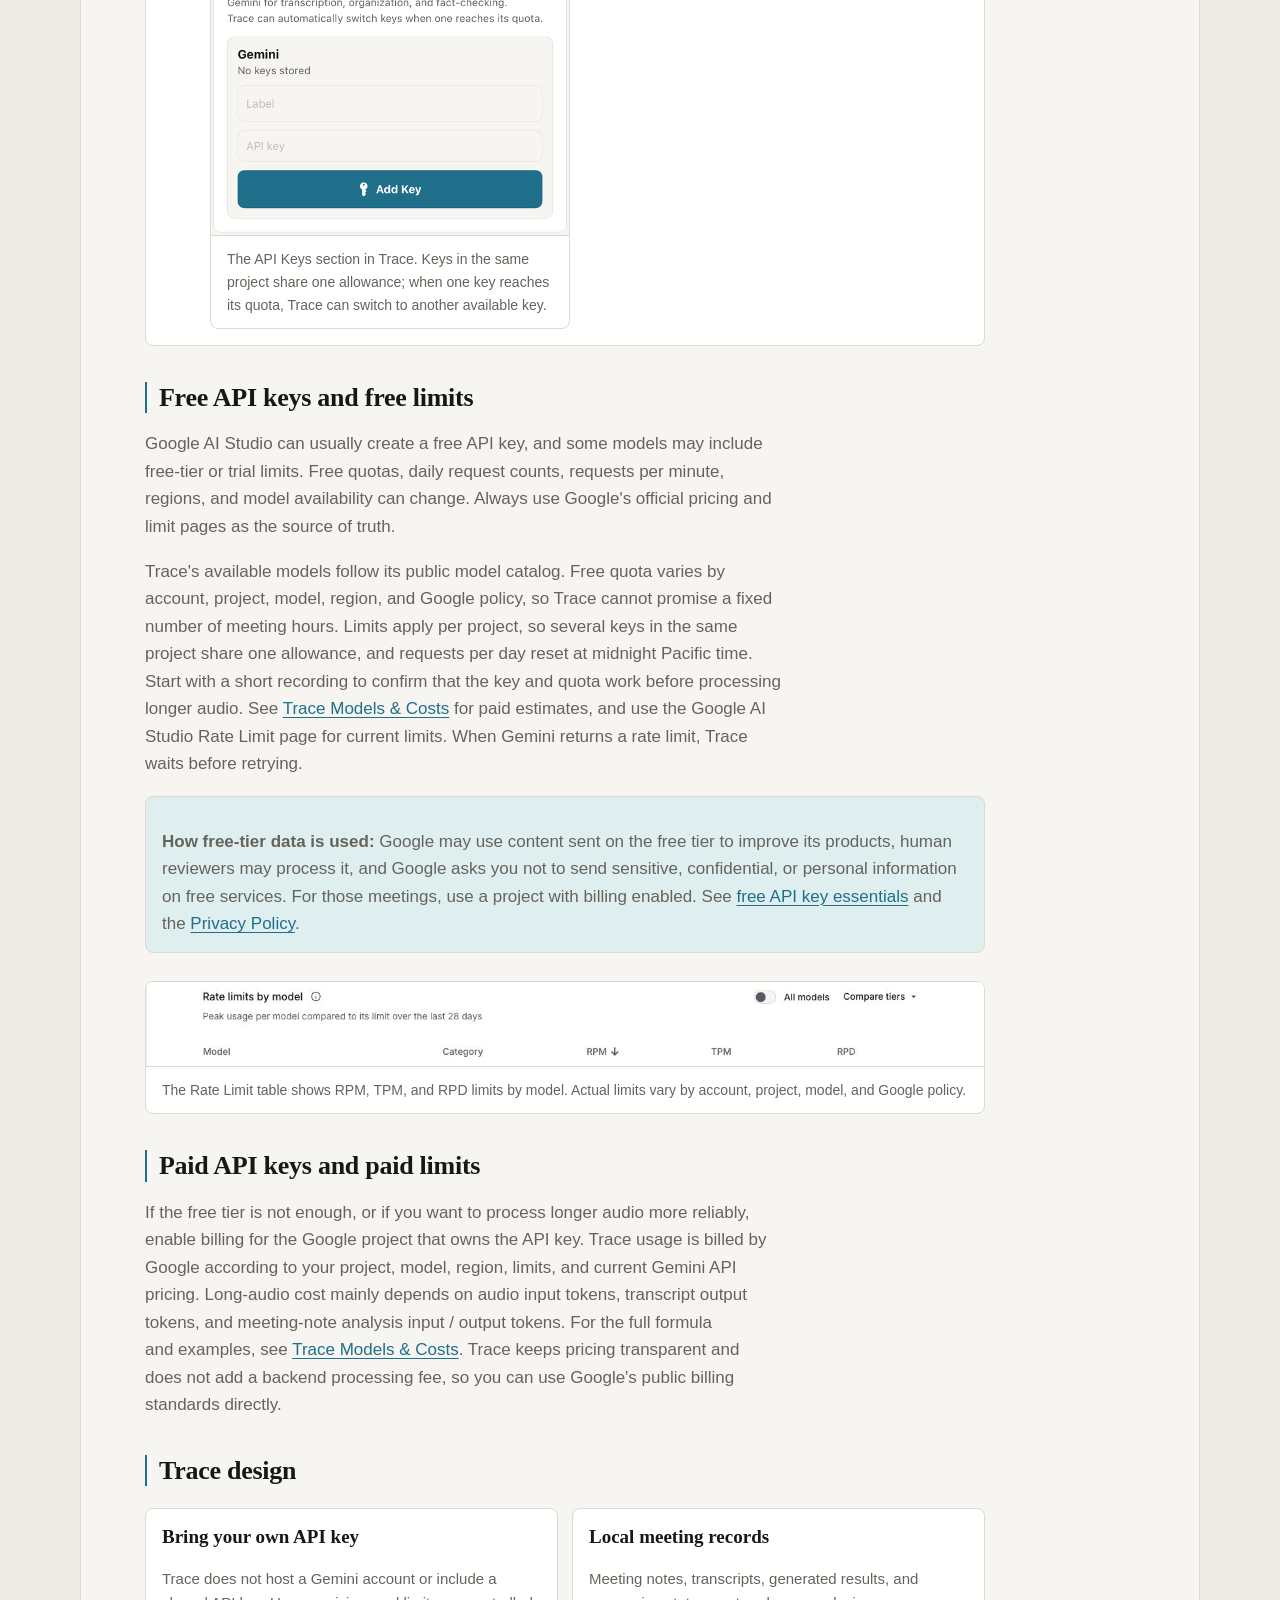
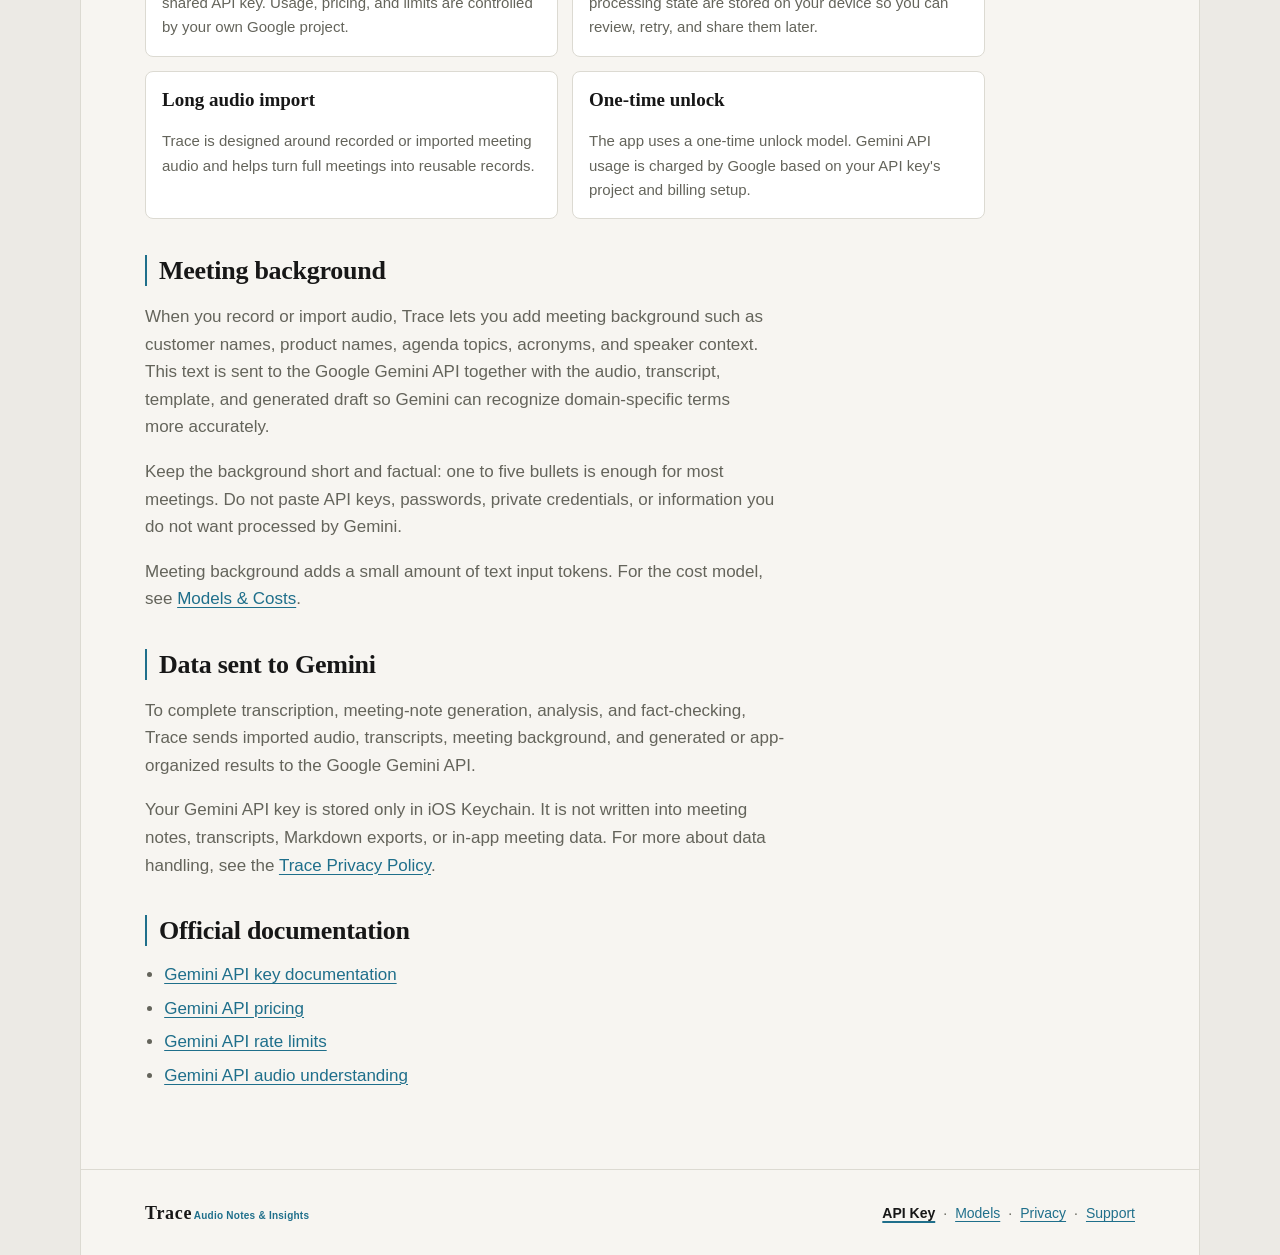
<file: en/gemini-api-key/index.html>
<!doctype html>
<html lang="en">
  <head>
    <meta charset="utf-8">
    <meta name="viewport" content="width=device-width, initial-scale=1">
    <title>Trace Gemini API Key Setup Guide</title>
    <meta name="description" content="How to create a Gemini API key for Trace, understand limits, and review what data is sent to Gemini.">
    <meta name="apple-itunes-app" content="app-id=6767938270">
    <link rel="canonical" href="https://isaac-ys-lin.github.io/meetingpipeline-site/en/gemini-api-key/">
    <link rel="alternate" hreflang="zh-Hant" href="https://isaac-ys-lin.github.io/meetingpipeline-site/gemini-api-key/">
    <link rel="alternate" hreflang="en" href="https://isaac-ys-lin.github.io/meetingpipeline-site/en/gemini-api-key/">
    <link rel="alternate" hreflang="x-default" href="https://isaac-ys-lin.github.io/meetingpipeline-site/gemini-api-key/">
    <meta property="og:type" content="website">
    <meta property="og:site_name" content="Trace">
    <meta property="og:locale" content="en_US">
    <meta property="og:title" content="Trace Gemini API Key Setup Guide">
    <meta property="og:description" content="How to create a Gemini API key for Trace, understand limits, and review what data is sent to Gemini.">
    <meta property="og:url" content="https://isaac-ys-lin.github.io/meetingpipeline-site/en/gemini-api-key/">
    <meta property="og:image" content="https://isaac-ys-lin.github.io/meetingpipeline-site/assets/og/trace-og-en-US-20260928.png">
    <meta property="og:image:width" content="1200">
    <meta property="og:image:height" content="630">
    <meta name="twitter:card" content="summary_large_image">
    <link rel="icon" href="../../favicon-64.png" type="image/png" sizes="64x64">
    <link rel="apple-touch-icon" href="../../apple-touch-icon-180.png">
    <link rel="stylesheet" href="../../styles.css?v=20260928-trace-app-type">
  </head>
  <body>
    <a class="skip-link" href="#main-content">Skip to main content</a>
    <div class="page-shell">
      <div class="frame">
        <header class="site-header">
          <a class="brand" href="../" aria-label="Trace Audio Notes &amp; Insights home">
            <img class="brand-icon" src="../../brand-icon-126.png" alt="" width="42" height="42">
            <span class="brand-lockup"><span class="brand-signature">Trace</span><span class="brand-descriptor"> Audio Notes &amp; Insights</span></span>
          </a>
          <nav class="nav" aria-label="Primary navigation">
            <a href="../gemini-api-key/" aria-current="page">API Key</a>
            <a href="../models/">Models</a>
            <a href="../privacy/">Privacy</a>
            <a href="../support/">Support</a>
            <a class="language-switch" href="../../gemini-api-key/">繁中</a>
          </nav>
        </header>
        <main id="main-content">
          <article class="content guide">
            <p class="eyebrow">Last updated: September 28, 2026</p>
            <h1>Gemini API Key Setup Guide.</h1>
            <p class="lede">
              Trace uses your own Gemini API key. Create a key in Google AI Studio, then paste it into Settings in the app.
            </p>

            <div class="meta-box" aria-label="Key points">
              <p><strong>Privacy summary:</strong><span>Trace does not include a built-in Gemini account or shared API key. To transcribe, organize, and analyze meetings, audio, transcripts, meeting background, and generated results are sent to the Gemini API. For details, see the <a href="../privacy/">Privacy Policy</a>.</span></p>
            </div>

            <h2>Create a Gemini API key</h2>
            <ol class="step-list">
              <li>
                <strong>Open Google AI Studio.</strong>
                <span>Go to <a href="https://aistudio.google.com" rel="noreferrer">Google AI Studio</a> and sign in with your Google account.</span>
              </li>
              <li>
                <strong>Open the API key page.</strong>
                <span>Find the API key area in AI Studio, or use Google's <a href="https://ai.google.dev/gemini-api/docs/api-key" rel="noreferrer">Gemini API key documentation</a>.</span>
                <figure class="guide-figure">
                  <img src="../../assets/gemini-api-key/01-ai-studio-api-keys-redacted.png?v=20260715-safe-crop" width="1280" height="210" loading="lazy" decoding="async" alt="Google AI Studio API Keys page showing creation, grouping, filtering, and column controls; account, key, project identifier, and usage data are outside the crop">
                  <figcaption>The API Keys page provides controls to create a key, group by key or project, and filter by project.</figcaption>
                </figure>
              </li>
              <li>
                <strong>Create a new key.</strong>
                <span>Follow the Google AI Studio prompts to create a key. Treat it like a password, and do not paste it into public documents, screenshots, chat messages, or support reports.</span>
                <figure class="guide-figure guide-figure--dialog">
                  <img src="../../assets/gemini-api-key/02-create-key-redacted.png?v=20260715-safe-crop" width="560" height="204" loading="lazy" decoding="async" alt="Google AI Studio Create API key dialog showing the key-name field and project-selection prompt; the actual project is outside the crop">
                  <figcaption>The Create API key dialog asks you to choose a project. After creating the key, store it like a password and do not paste the full key into chats, documents, or support reports.</figcaption>
                </figure>
              </li>
              <li>
                <strong>Paste it into Trace.</strong>
                <span>Open Settings in Trace, paste the key into the Gemini field under API Keys, then tap Add Key. The key is stored only in iOS Keychain.</span>
                <figure class="guide-figure guide-figure--phone">
                  <img src="../../assets/gemini-api-key/04-trace-settings-en-US.png?v=20260928" width="620" height="555" loading="lazy" decoding="async" alt="The API Keys section of Trace Settings: the Gemini field has no key stored yet, with Label and API key fields and an Add Key button">
                  <figcaption>The API Keys section in Trace. Keys in the same project share one allowance; when one key reaches its quota, Trace can switch to another available key.</figcaption>
                </figure>
              </li>
            </ol>


            <h2>Free API keys and free limits</h2>
            <p>
              Google AI Studio can usually create a free API key, and some models may include free-tier or trial limits. Free quotas, daily request counts, requests per minute, regions, and model availability can change. Always use Google's official pricing and limit pages as the source of truth.
            </p>
            <p>
              Trace's available models follow its public model catalog. Free quota varies by account, project, model, region, and Google policy, so Trace cannot promise a fixed number of meeting hours. Limits apply per project, so several keys in the same project share one allowance, and requests per day reset at midnight Pacific time. Start with a short recording to confirm that the key and quota work before processing longer audio. See <a href="../models/">Trace Models &amp; Costs</a> for paid estimates, and use the Google AI Studio Rate Limit page for current limits. When Gemini returns a rate limit, Trace waits before retrying.
            </p>
            <div class="support-callout"><p><strong>How free-tier data is used:</strong> Google may use content sent on the free tier to improve its products, human reviewers may process it, and Google asks you not to send sensitive, confidential, or personal information on free services. For those meetings, use a project with billing enabled. See <a href="../models/#free-tier">free API key essentials</a> and the <a href="../privacy/">Privacy Policy</a>.</p></div>

            <figure class="guide-figure">
              <img src="../../assets/gemini-api-key/03-active-limits-redacted.png?v=20260715-safe-crop" width="1280" height="128" loading="lazy" decoding="async" alt="Google AI Studio Rate Limit page showing model, category, RPM, TPM, and RPD columns; project, billing, and actual usage data are outside the crop">
              <figcaption>The Rate Limit table shows RPM, TPM, and RPD limits by model. Actual limits vary by account, project, model, and Google policy.</figcaption>
            </figure>

            <h2>Paid API keys and paid limits</h2>
            <p>
              If the free tier is not enough, or if you want to process longer audio more reliably, enable billing for the Google project that owns the API key. Trace usage is billed by Google according to your project, model, region, limits, and current Gemini API pricing. Long-audio cost mainly depends on audio input tokens, transcript output tokens, and meeting-note analysis input / output tokens. For the full formula and examples, see <a href="../models/">Trace Models &amp; Costs</a>. Trace keeps pricing transparent and does not add a backend processing fee, so you can use Google's public billing standards directly.
            </p>

            <h2>Trace design</h2>
            <div class="comparison-grid">
              <section>
                <h3>Bring your own API key</h3>
                <p>Trace does not host a Gemini account or include a shared API key. Usage, pricing, and limits are controlled by your own Google project.</p>
              </section>
              <section>
                <h3>Local meeting records</h3>
                <p>Meeting notes, transcripts, generated results, and processing state are stored on your device so you can review, retry, and share them later.</p>
              </section>
              <section>
                <h3>Long audio import</h3>
                <p>Trace is designed around recorded or imported meeting audio and helps turn full meetings into reusable records.</p>
              </section>
              <section>
                <h3>One-time unlock</h3>
                <p>The app uses a one-time unlock model. Gemini API usage is charged by Google based on your API key's project and billing setup.</p>
              </section>
            </div>

            <h2 id="meeting-background">Meeting background</h2>
            <p>
              When you record or import audio, Trace lets you add meeting background such as customer names, product names, agenda topics, acronyms, and speaker context. This text is sent to the Google Gemini API together with the audio, transcript, template, and generated draft so Gemini can recognize domain-specific terms more accurately.
            </p>
            <p>
              Keep the background short and factual: one to five bullets is enough for most meetings. Do not paste API keys, passwords, private credentials, or information you do not want processed by Gemini.
            </p>
            <p>
              Meeting background adds a small amount of text input tokens. For the cost model, see <a href="../models/">Models &amp; Costs</a>.
            </p>

            <h2>Data sent to Gemini</h2>
            <p>
              To complete transcription, meeting-note generation, analysis, and fact-checking, Trace sends imported audio, transcripts, meeting background, and generated or app-organized results to the Google Gemini API.
            </p>
            <p>
              Your Gemini API key is stored only in iOS Keychain. It is not written into meeting notes, transcripts, Markdown exports, or in-app meeting data.
              For more about data handling, see the <a href="../privacy/">Trace Privacy Policy</a>.
            </p>

            <h2>Official documentation</h2>
            <ul>
              <li><a href="https://ai.google.dev/gemini-api/docs/api-key" rel="noreferrer">Gemini API key documentation</a></li>
              <li><a href="https://ai.google.dev/gemini-api/docs/pricing" rel="noreferrer">Gemini API pricing</a></li>
              <li><a href="https://ai.google.dev/gemini-api/docs/rate-limits" rel="noreferrer">Gemini API rate limits</a></li>
              <li><a href="https://ai.google.dev/gemini-api/docs/audio" rel="noreferrer">Gemini API audio understanding</a></li>
            </ul>
          </article>
        </main>
        <footer class="site-footer">
          <span class="footer-brand brand-lockup"><span class="brand-signature">Trace</span><span class="brand-descriptor"> Audio Notes &amp; Insights</span></span>
          <span>
            <a href="../gemini-api-key/" aria-current="page">API Key</a>
            · <a href="../models/">Models</a>
            · <a href="../privacy/">Privacy</a>
            · <a href="../support/">Support</a>
          </span>
        </footer>
      </div>
    </div>
  </body>
</html>
</file>
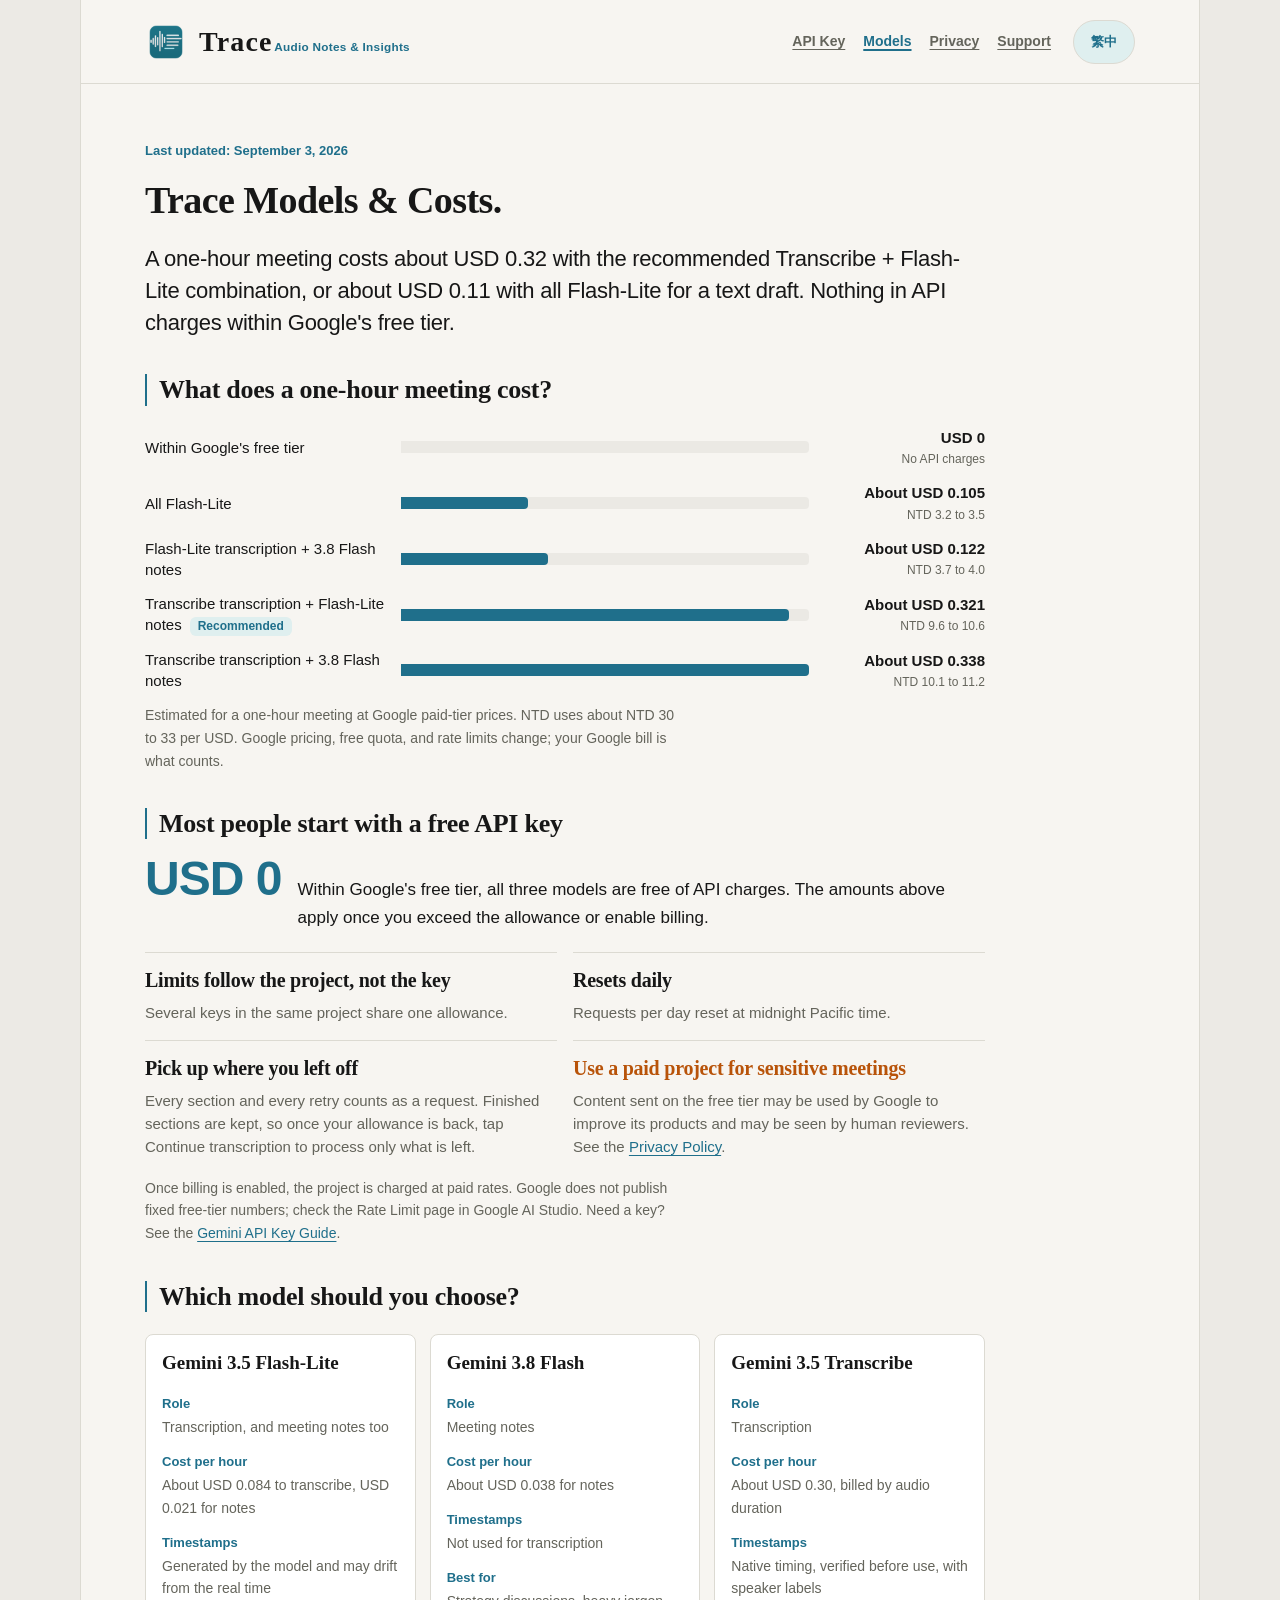
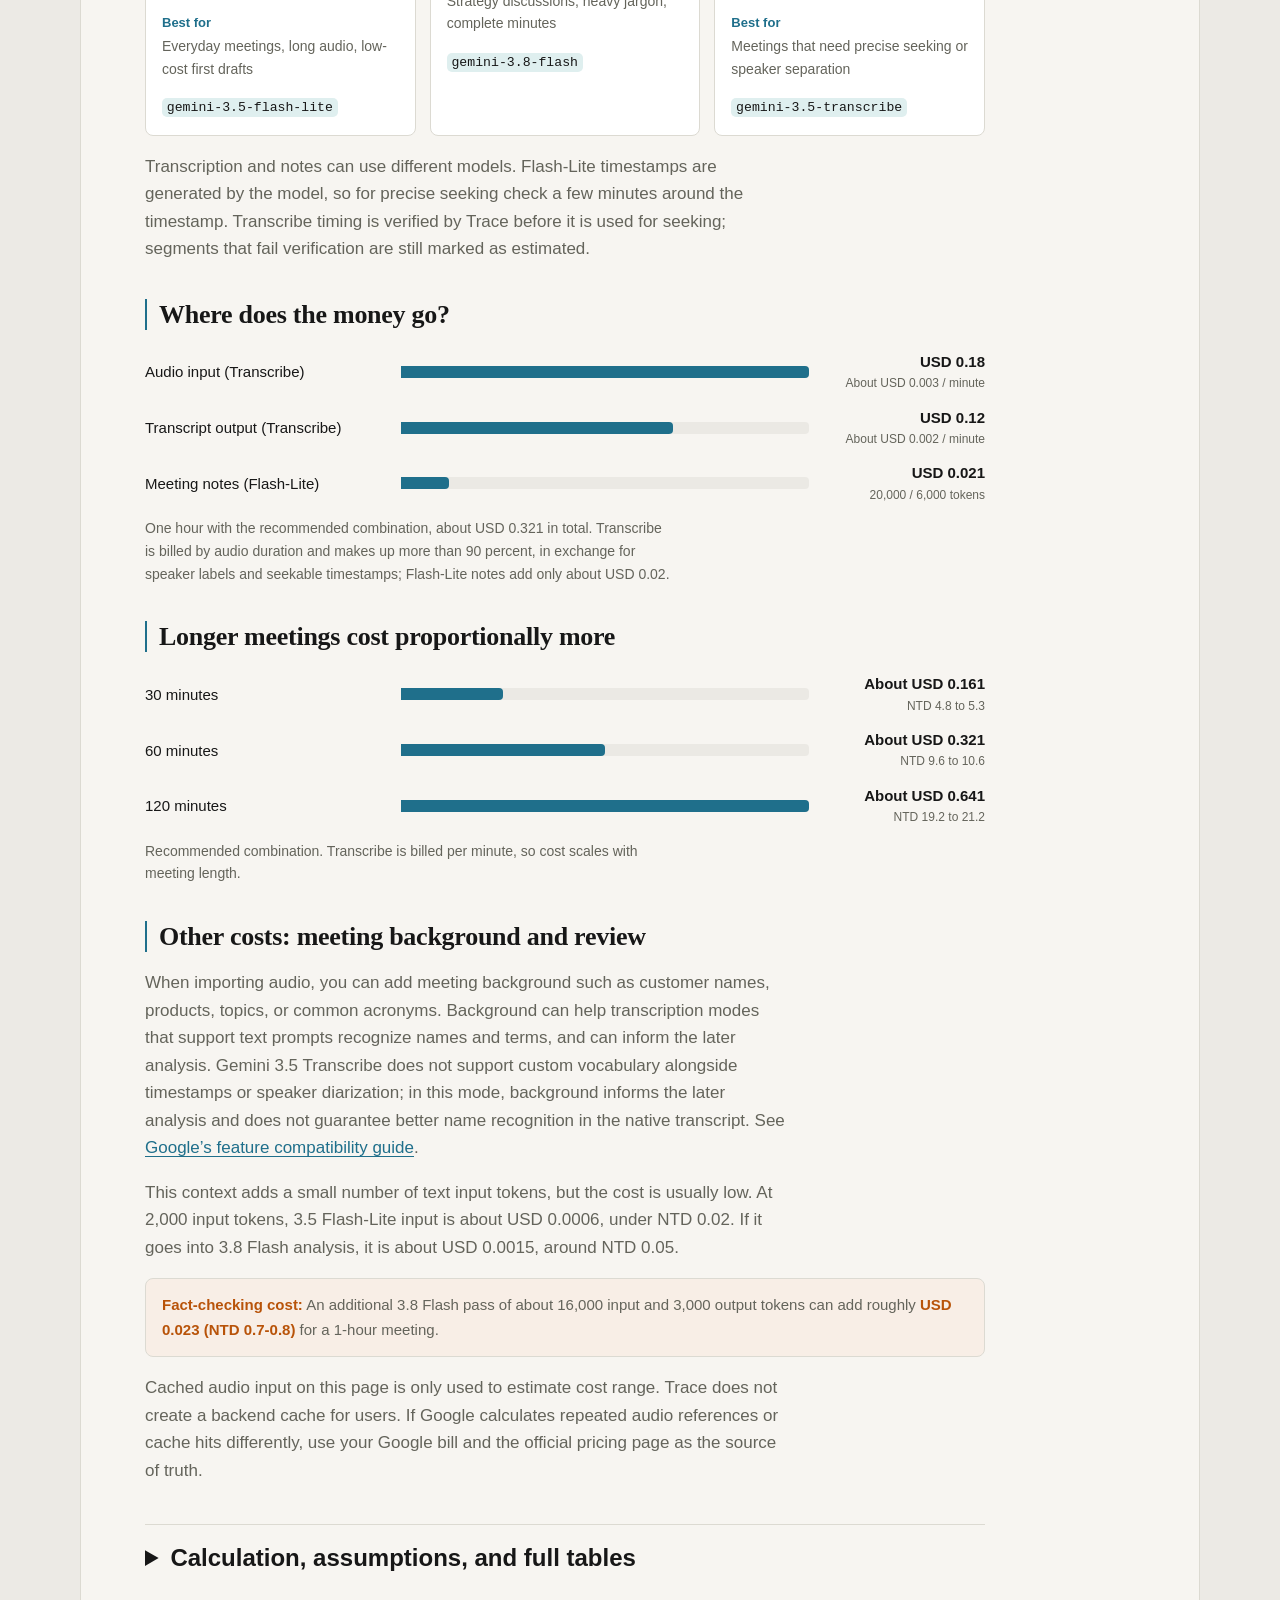
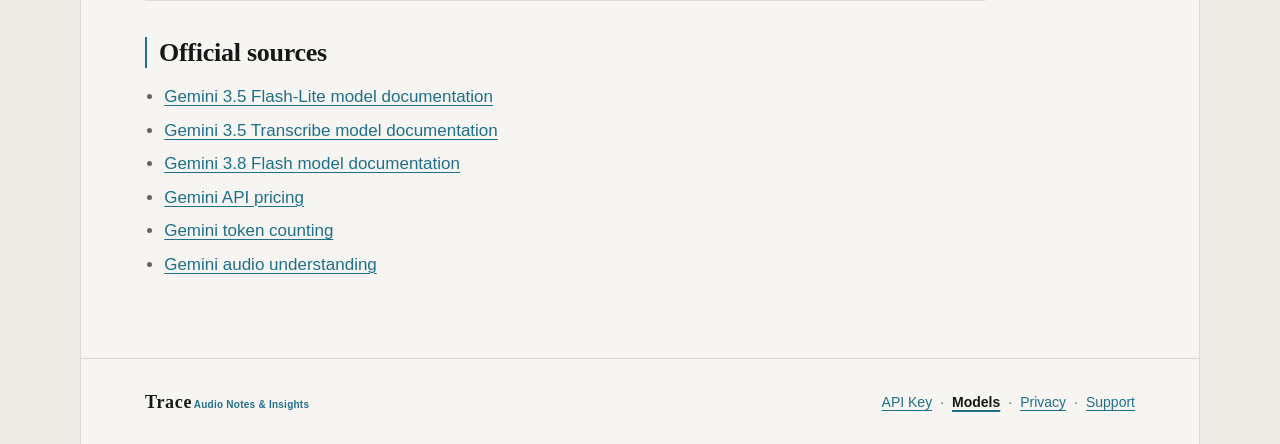
<file: en/models/index.html>
<!doctype html>
<html lang="en">
  <head>
    <meta charset="utf-8">
    <meta name="viewport" content="width=device-width, initial-scale=1">
    <title>Trace Models &amp; Costs</title>
    <meta name="description" content="Trace Gemini model choices, audio token estimates, meeting-background input, and cost ranges.">
    <meta name="apple-itunes-app" content="app-id=6767938270">
    <link rel="canonical" href="https://isaac-ys-lin.github.io/meetingpipeline-site/en/models/">
    <link rel="alternate" hreflang="zh-Hant" href="https://isaac-ys-lin.github.io/meetingpipeline-site/models/">
    <link rel="alternate" hreflang="en" href="https://isaac-ys-lin.github.io/meetingpipeline-site/en/models/">
    <link rel="alternate" hreflang="x-default" href="https://isaac-ys-lin.github.io/meetingpipeline-site/models/">
    <meta property="og:type" content="website">
    <meta property="og:site_name" content="Trace">
    <meta property="og:locale" content="en_US">
    <meta property="og:title" content="Trace Models &amp; Costs">
    <meta property="og:description" content="Trace Gemini model choices, audio token estimates, meeting-background input, and cost ranges.">
    <meta property="og:url" content="https://isaac-ys-lin.github.io/meetingpipeline-site/en/models/">
    <meta property="og:image" content="https://isaac-ys-lin.github.io/meetingpipeline-site/assets/og/trace-og-en-US-20260928.png">
    <meta property="og:image:width" content="1200">
    <meta property="og:image:height" content="630">
    <meta name="twitter:card" content="summary_large_image">
    <link rel="icon" href="../../favicon-64.png" type="image/png" sizes="64x64">
    <link rel="apple-touch-icon" href="../../apple-touch-icon-180.png">
    <link rel="stylesheet" href="../../styles.css?v=20260928-trace-app-type">
  </head>
  <body>
    <a class="skip-link" href="#main-content">Skip to main content</a>
    <div class="page-shell">
      <div class="frame">
        <header class="site-header">
          <a class="brand" href="../" aria-label="Trace Audio Notes &amp; Insights home">
            <img class="brand-icon" src="../../brand-icon-126.png" alt="" width="42" height="42">
            <span class="brand-lockup"><span class="brand-signature">Trace</span><span class="brand-descriptor"> Audio Notes &amp; Insights</span></span>
          </a>
          <nav class="nav" aria-label="Primary navigation">
            <a href="../gemini-api-key/">API Key</a>
            <a href="../models/" aria-current="page">Models</a>
            <a href="../privacy/">Privacy</a>
            <a href="../support/">Support</a>
            <a class="language-switch" href="../../models/">繁中</a>
          </nav>
        </header>
        <main id="main-content">
          <article class="content guide">
            <p class="eyebrow">Last updated: September 3, 2026</p>
            <h1>Trace Models &amp; Costs.</h1>
            <p class="lede">
              A one-hour meeting costs about USD 0.32 with the recommended Transcribe + Flash-Lite combination, or about USD 0.11 with all Flash-Lite for a text draft. Nothing in API charges within Google's free tier.
            </p>


            <h2 id="cost-per-hour">What does a one-hour meeting cost?</h2>
              <figure class="bar-chart">
                <div class="bar-row">
                  <span class="bar-label">Within Google's free tier</span>
                  <span class="bar-track" aria-hidden="true"><span class="bar" style="width: 0%"></span></span>
                  <span class="bar-value">USD 0<small>No API charges</small></span>
                </div>
                <div class="bar-row">
                  <span class="bar-label">All Flash-Lite</span>
                  <span class="bar-track" aria-hidden="true"><span class="bar" style="width: 31.1%"></span></span>
                  <span class="bar-value">About USD 0.105<small>NTD 3.2 to 3.5</small></span>
                </div>
                <div class="bar-row">
                  <span class="bar-label">Flash-Lite transcription + 3.8 Flash notes</span>
                  <span class="bar-track" aria-hidden="true"><span class="bar" style="width: 36.1%"></span></span>
                  <span class="bar-value">About USD 0.122<small>NTD 3.7 to 4.0</small></span>
                </div>
                <div class="bar-row">
                  <span class="bar-label">Transcribe transcription + Flash-Lite notes<span class="bar-badge">Recommended</span></span>
                  <span class="bar-track" aria-hidden="true"><span class="bar" style="width: 95.0%"></span></span>
                  <span class="bar-value">About USD 0.321<small>NTD 9.6 to 10.6</small></span>
                </div>
                <div class="bar-row">
                  <span class="bar-label">Transcribe transcription + 3.8 Flash notes</span>
                  <span class="bar-track" aria-hidden="true"><span class="bar" style="width: 100%"></span></span>
                  <span class="bar-value">About USD 0.338<small>NTD 10.1 to 11.2</small></span>
                </div>
                <figcaption>Estimated for a one-hour meeting at Google paid-tier prices. NTD uses about NTD 30 to 33 per USD. Google pricing, free quota, and rate limits change; your Google bill is what counts.</figcaption>
              </figure>

            <h2 id="free-tier">Most people start with a free API key</h2>
            <p class="free-lead"><strong class="free-amount">USD 0</strong><span>Within Google's free tier, all three models are free of API charges. The amounts above apply once you exceed the allowance or enable billing.</span></p>
            <div class="feature-grid">
              <div class="feature">
                <h3>Limits follow the project, not the key</h3>
                <p>Several keys in the same project share one allowance.</p>
              </div>
              <div class="feature">
                <h3>Resets daily</h3>
                <p>Requests per day reset at midnight Pacific time.</p>
              </div>
              <div class="feature">
                <h3>Pick up where you left off</h3>
                <p>Every section and every retry counts as a request. Finished sections are kept, so once your allowance is back, tap Continue transcription to process only what is left.</p>
              </div>
              <div class="feature feature--caution">
                <h3>Use a paid project for sensitive meetings</h3>
                <p>Content sent on the free tier may be used by Google to improve its products and may be seen by human reviewers. See the <a href="../privacy/">Privacy Policy</a>.</p>
              </div>
            </div>
            <p class="fine-print">Once billing is enabled, the project is charged at paid rates. Google does not publish fixed free-tier numbers; check the Rate Limit page in Google AI Studio. Need a key? See the <a href="../gemini-api-key/">Gemini API Key Guide</a>.</p>

            <h2 id="choose-model">Which model should you choose?</h2>
            <div class="model-grid model-grid--three">
              <section class="model-card">
                <h3>Gemini 3.5 Flash-Lite</h3>
                <dl>
                  <div>
                    <dt>Role</dt>
                    <dd>Transcription, and meeting notes too</dd>
                  </div>
                  <div>
                    <dt>Cost per hour</dt>
                    <dd>About USD 0.084 to transcribe, USD 0.021 for notes</dd>
                  </div>
                  <div>
                    <dt>Timestamps</dt>
                    <dd>Generated by the model and may drift from the real time</dd>
                  </div>
                  <div>
                    <dt>Best for</dt>
                    <dd>Everyday meetings, long audio, low-cost first drafts</dd>
                  </div>
                </dl>
                <p class="model-code"><code>gemini-3.5-flash-lite</code></p>
              </section>
              <section class="model-card">
                <h3>Gemini 3.8 Flash</h3>
                <dl>
                  <div>
                    <dt>Role</dt>
                    <dd>Meeting notes</dd>
                  </div>
                  <div>
                    <dt>Cost per hour</dt>
                    <dd>About USD 0.038 for notes</dd>
                  </div>
                  <div>
                    <dt>Timestamps</dt>
                    <dd>Not used for transcription</dd>
                  </div>
                  <div>
                    <dt>Best for</dt>
                    <dd>Strategy discussions, heavy jargon, complete minutes</dd>
                  </div>
                </dl>
                <p class="model-code"><code>gemini-3.8-flash</code></p>
              </section>
              <section class="model-card">
                <h3>Gemini 3.5 Transcribe</h3>
                <dl>
                  <div>
                    <dt>Role</dt>
                    <dd>Transcription</dd>
                  </div>
                  <div>
                    <dt>Cost per hour</dt>
                    <dd>About USD 0.30, billed by audio duration</dd>
                  </div>
                  <div>
                    <dt>Timestamps</dt>
                    <dd>Native timing, verified before use, with speaker labels</dd>
                  </div>
                  <div>
                    <dt>Best for</dt>
                    <dd>Meetings that need precise seeking or speaker separation</dd>
                  </div>
                </dl>
                <p class="model-code"><code>gemini-3.5-transcribe</code></p>
              </section>
            </div>
            <p>Transcription and notes can use different models. Flash-Lite timestamps are generated by the model, so for precise seeking check a few minutes around the timestamp. Transcribe timing is verified by Trace before it is used for seeking; segments that fail verification are still marked as estimated.</p>

            <h2 id="cost-breakdown">Where does the money go?</h2>
              <figure class="bar-chart">
                <div class="bar-row">
                  <span class="bar-label">Audio input (Transcribe)</span>
                  <span class="bar-track" aria-hidden="true"><span class="bar" style="width: 100%"></span></span>
                  <span class="bar-value">USD 0.18<small>About USD 0.003 / minute</small></span>
                </div>
                <div class="bar-row">
                  <span class="bar-label">Transcript output (Transcribe)</span>
                  <span class="bar-track" aria-hidden="true"><span class="bar" style="width: 66.7%"></span></span>
                  <span class="bar-value">USD 0.12<small>About USD 0.002 / minute</small></span>
                </div>
                <div class="bar-row">
                  <span class="bar-label">Meeting notes (Flash-Lite)</span>
                  <span class="bar-track" aria-hidden="true"><span class="bar" style="width: 11.7%"></span></span>
                  <span class="bar-value">USD 0.021<small>20,000 / 6,000 tokens</small></span>
                </div>
                <figcaption>One hour with the recommended combination, about USD 0.321 in total. Transcribe is billed by audio duration and makes up more than 90 percent, in exchange for speaker labels and seekable timestamps; Flash-Lite notes add only about USD 0.02.</figcaption>
              </figure>

            <h2 id="cost-by-length">Longer meetings cost proportionally more</h2>
              <figure class="bar-chart">
                <div class="bar-row">
                  <span class="bar-label">30 minutes</span>
                  <span class="bar-track" aria-hidden="true"><span class="bar" style="width: 25.1%"></span></span>
                  <span class="bar-value">About USD 0.161<small>NTD 4.8 to 5.3</small></span>
                </div>
                <div class="bar-row">
                  <span class="bar-label">60 minutes</span>
                  <span class="bar-track" aria-hidden="true"><span class="bar" style="width: 50.1%"></span></span>
                  <span class="bar-value">About USD 0.321<small>NTD 9.6 to 10.6</small></span>
                </div>
                <div class="bar-row">
                  <span class="bar-label">120 minutes</span>
                  <span class="bar-track" aria-hidden="true"><span class="bar" style="width: 100%"></span></span>
                  <span class="bar-value">About USD 0.641<small>NTD 19.2 to 21.2</small></span>
                </div>
                <figcaption>Recommended combination. Transcribe is billed per minute, so cost scales with meeting length.</figcaption>
              </figure>

            <h2>Other costs: meeting background and review</h2>
            <p>
              When importing audio, you can add meeting background such as customer names, products, topics, or common acronyms. Background can help transcription modes that support text prompts recognize names and terms, and can inform the later analysis. Gemini 3.5 Transcribe does not support custom vocabulary alongside timestamps or speaker diarization; in this mode, background informs the later analysis and does not guarantee better name recognition in the native transcript. See <a href="https://ai.google.dev/gemini-api/docs/transcribe#custom-vocabulary" rel="noreferrer">Google’s feature compatibility guide</a>.
            </p>
            <p>
              This context adds a small number of text input tokens, but the cost is usually low. At 2,000 input tokens, 3.5 Flash-Lite input is about USD 0.0006, under NTD 0.02. If it goes into 3.8 Flash analysis, it is about USD 0.0015, around NTD 0.05.
            </p>
            <p class="cost-callout">
              <strong>Fact-checking cost:</strong> An additional 3.8 Flash pass of about 16,000 input and 3,000 output tokens can add roughly <strong>USD 0.023 (NTD 0.7-0.8)</strong> for a 1-hour meeting.
            </p>
            <p>
              Cached audio input on this page is only used to estimate cost range. Trace does not create a backend cache for users. If Google calculates repeated audio references or cache hits differently, use your Google bill and the official pricing page as the source of truth.
            </p>

            <details class="method-details" id="method">
              <summary>Calculation, assumptions, and full tables</summary>
              <h3>How costs are calculated</h3>
              <p>
                Gemini audio understanding is commonly estimated by duration: one second of audio is roughly 32 input tokens. One minute is about 1,920 tokens, and one hour is about 115,200 tokens. Trace then uses the transcript, meeting background, and templates to produce meeting notes.
              </p>
              <p>
                Longer audio may be processed in stages. When the same audio segment is referenced again during the workflow, Google billing may treat it as cached audio input. This page uses that scenario for common estimates and also shows a conservative upper bound when cached input does not apply.
              </p>
              <div class="formula-box" aria-label="Cost formula">
                <p><strong>Transcription cost</strong> = normal audio input + possible cached audio input + transcript text input + transcript JSON output.</p>
                <p><strong>Analysis cost</strong> = (full transcript + meeting background / template / analysis instructions) x analysis model input price + meeting-note output tokens x analysis model output price.</p>
                <p><strong>Total cost</strong> = transcription cost + analysis cost</p>
              </div>

              <h3>Cost estimate assumptions</h3>
              <div class="assumption-grid" aria-label="Cost estimate assumptions">
                <section>
                  <span class="assumption-label">Price basis</span>
                  <strong>Google paid tier</strong>
                  <p>3.5 Flash-Lite input (including audio) is USD 0.30 / 1M, cached input USD 0.03 / 1M, and output USD 2.50 / 1M. Through December 31, 2026, 3.8 Flash input is USD 0.75 / 1M, cached input USD 0.075 / 1M, and output USD 3.75 / 1M; Google lists new rates starting in 2027. Gemini 3.5 Transcribe is billed by audio duration, about USD 0.005 / min, rather than tokens.</p>
                </section>
                <section>
                  <span class="assumption-label">1 hour of audio</span>
                  <strong>About 115,200 tokens</strong>
                  <p>Estimated at 32 audio tokens per second. Longer audio may be processed in segments. Reusing the same audio in the workflow may create cached audio input.</p>
                </section>
                <section>
                  <span class="assumption-label">Transcript output</span>
                  <strong>About 18,000 tokens</strong>
                  <p>Estimated from a 1-hour meeting with about 36 to 42 minutes of speech, including timestamps, speaker labels, and structured output.</p>
                </section>
              </div>

              <div class="cost-flow" aria-label="1-hour cost estimate flow">
                <div>
                  <span>Audio</span>
                  <strong>115,200 tokens</strong>
                  <p>1-hour audio input</p>
                </div>
                <div>
                  <span>Transcript</span>
                  <strong>18,000 tokens</strong>
                  <p>Transcript JSON output</p>
                </div>
                <div>
                  <span>Analysis</span>
                  <strong>20,000 / 6,000</strong>
                  <p>input / output tokens</p>
                </div>
              </div>

              <p class="note">
                The meeting-note analysis estimate uses 20,000 input tokens and 6,000 output tokens. Interview-style meetings, fast multi-speaker discussions, or dense transcripts may be higher. Presentations with more silence or shorter output may be lower. The tables below are practical estimates for reading, while your actual bill is determined by Google. NTD conversion uses about NTD 30 to 33 per USD.
              </p>

              <h3>1-hour meeting workflow breakdown</h3>
              <p id="default-cost-caveat">
                The example below uses "3.5 Flash-Lite transcription + 3.8 Flash analysis" with the 3.8 Flash standard rates listed through December 31, 2026. Actual results vary by speaking speed, language, number of speakers, meeting background, template length, output detail, cached input behavior, and Google's latest pricing.
              </p>
              <div class="table-wrap" role="region" aria-describedby="default-cost-caveat" aria-label="Trace sample workflow cost estimate" tabindex="0">
                <table class="cost-table">
                  <caption>Sample 1-hour workflow estimate, with USD and NTD conversions</caption>
                  <thead>
                    <tr>
                      <th scope="col">Step</th>
                      <th scope="col">Estimated tokens</th>
                      <th scope="col">Calculation</th>
                      <th scope="col">Estimated cost</th>
                    </tr>
                  </thead>
                  <tbody>
                    <tr>
                      <td>Audio input</td>
                      <td>115,200 normal audio + 115,200 cached audio</td>
                      <td>Reused audio segment estimated with cached audio input.</td>
                      <td>About USD 0.038 (NTD 1.1-1.3)</td>
                    </tr>
                    <tr>
                      <td>Transcript text input</td>
                      <td>About 4,000 input tokens</td>
                      <td>Meeting background, time context, and necessary segment context.</td>
                      <td>About USD 0.001 (under NTD 0.1)</td>
                    </tr>
                    <tr>
                      <td>Transcript JSON output</td>
                      <td>About 18,000 output tokens</td>
                      <td>Full transcript, timestamps, speaker labels, and JSON structure.</td>
                      <td>About USD 0.045 (NTD 1.4-1.5)</td>
                    </tr>
                    <tr>
                      <td>Meeting-note analysis</td>
                      <td>About 20,000 input / 6,000 output tokens</td>
                      <td>Turns transcript, background, template, and analysis instructions into decisions, risks, action items, and formal notes.</td>
                      <td>About USD 0.038 (NTD 1.1-1.2)</td>
                    </tr>
                    <tr>
                      <td><strong>Basic total</strong></td>
                      <td>1-hour meeting</td>
                      <td>3.5 Flash-Lite transcription + 3.8 Flash analysis, including cached audio input.</td>
                      <td><strong>About USD 0.122 (NTD 3.7-4.0)</strong></td>
                    </tr>
                  </tbody>
                </table>
              </div>

              <h3>Cost examples by audio length</h3>
              <div class="table-wrap" role="region" aria-label="Trace cost examples by audio length" tabindex="0">
                <table class="cost-table">
                  <caption>Sample workflow estimates, including cached audio input and conservative no-cache upper bounds</caption>
                  <thead>
                    <tr>
                      <th scope="col">Audio length</th>
                      <th scope="col">Transcription flow</th>
                      <th scope="col">Transcript / analysis tokens</th>
                      <th scope="col">With cached audio input</th>
                      <th scope="col">No cached input</th>
                    </tr>
                  </thead>
                  <tbody>
                    <tr>
                      <td>30 minutes</td>
                      <td>Short-audio flow</td>
                      <td>9,000 transcript output; 11,000 / 3,000 analysis tokens</td>
                      <td>About USD 0.060 (NTD 1.8-2.0)</td>
                      <td>About USD 0.060 (NTD 1.8-2.0)</td>
                    </tr>
                    <tr>
                      <td>60 minutes</td>
                      <td>Standard long-audio flow</td>
                      <td>18,000 transcript output; 20,000 / 6,000 analysis tokens</td>
                      <td>About USD 0.122 (NTD 3.7-4.0)</td>
                      <td>About USD 0.153 (NTD 4.6-5.0)</td>
                    </tr>
                    <tr>
                      <td>120 minutes</td>
                      <td>Longer-audio flow</td>
                      <td>36,000 transcript output; 38,000 / 12,000 analysis tokens</td>
                      <td>About USD 0.242 (NTD 7.3-8.0)</td>
                      <td>About USD 0.304 (NTD 9.1-10.0)</td>
                    </tr>
                  </tbody>
                </table>
              </div>

              <h3>1-hour model-combination comparison</h3>
              <div class="table-wrap" role="region" aria-label="1-hour meeting model-combination comparison" tabindex="0">
                <table class="cost-table">
                  <caption>Cost differences under the same token assumptions, with USD and NTD conversions</caption>
                  <thead>
                    <tr>
                      <th scope="col">Combination</th>
                      <th scope="col">Usage</th>
                      <th scope="col">Estimated total</th>
                      <th scope="col">Tradeoff</th>
                    </tr>
                  </thead>
                  <tbody>
                    <tr>
                      <td>All Flash-Lite</td>
                      <td>Transcription and analysis both use <code>gemini-3.5-flash-lite</code></td>
                      <td>About USD 0.105 (NTD 3.2-3.5)</td>
                      <td>Lowest cost, good for general short meetings or first drafts. Analysis is more conservative.</td>
                    </tr>
                    <tr>
                      <td>Sample combination</td>
                      <td>3.5 Flash-Lite transcription, 3.8 Flash analysis</td>
                      <td>About USD 0.122 (NTD 3.7-4.0)</td>
                      <td>Keeps transcription low-cost while using a stronger model for meeting-note organization.</td>
                    </tr>
                    <tr>
                      <td>Recommended combination</td>
                      <td>Transcription uses <code>gemini-3.5-transcribe</code> (billed per minute); notes use <code>gemini-3.5-flash-lite</code></td>
                      <td>About USD 0.321 (NTD 9.6-10.6)</td>
                      <td>Keeps speaker labels and locatable timestamps while notes use the low-cost model.</td>
                    </tr>
                    <tr>
                      <td>3.5 Transcribe transcription + 3.8 Flash analysis</td>
                      <td>Transcription uses <code>gemini-3.5-transcribe</code> (billed per minute); analysis uses <code>gemini-3.8-flash</code></td>
                      <td>About USD 0.338 (NTD 10.1-11.2)</td>
                      <td>Highest cost, in exchange for speaker labels and locatable timestamps.</td>
                    </tr>
                  </tbody>
                </table>
              </div>
            </details>

            <h2>Official sources</h2>
            <ul>
              <li><a href="https://ai.google.dev/gemini-api/docs/models/gemini-3.5-flash-lite" rel="noreferrer">Gemini 3.5 Flash-Lite model documentation</a></li>
              <li><a href="https://ai.google.dev/gemini-api/docs/models/gemini-3.5-transcribe" rel="noreferrer">Gemini 3.5 Transcribe model documentation</a></li>
              <li><a href="https://ai.google.dev/gemini-api/docs/models/gemini-3.8-flash" rel="noreferrer">Gemini 3.8 Flash model documentation</a></li>
              <li><a href="https://ai.google.dev/gemini-api/docs/pricing" rel="noreferrer">Gemini API pricing</a></li>
              <li><a href="https://ai.google.dev/gemini-api/docs/tokens" rel="noreferrer">Gemini token counting</a></li>
              <li><a href="https://ai.google.dev/gemini-api/docs/audio" rel="noreferrer">Gemini audio understanding</a></li>
            </ul>
          </article>
        </main>
        <footer class="site-footer">
          <span class="footer-brand brand-lockup"><span class="brand-signature">Trace</span><span class="brand-descriptor"> Audio Notes &amp; Insights</span></span>
          <span>
            <a href="../gemini-api-key/">API Key</a>
            · <a href="../models/" aria-current="page">Models</a>
            · <a href="../privacy/">Privacy</a>
            · <a href="../support/">Support</a>
          </span>
        </footer>
      </div>
    </div>
  </body>
</html>
</file>
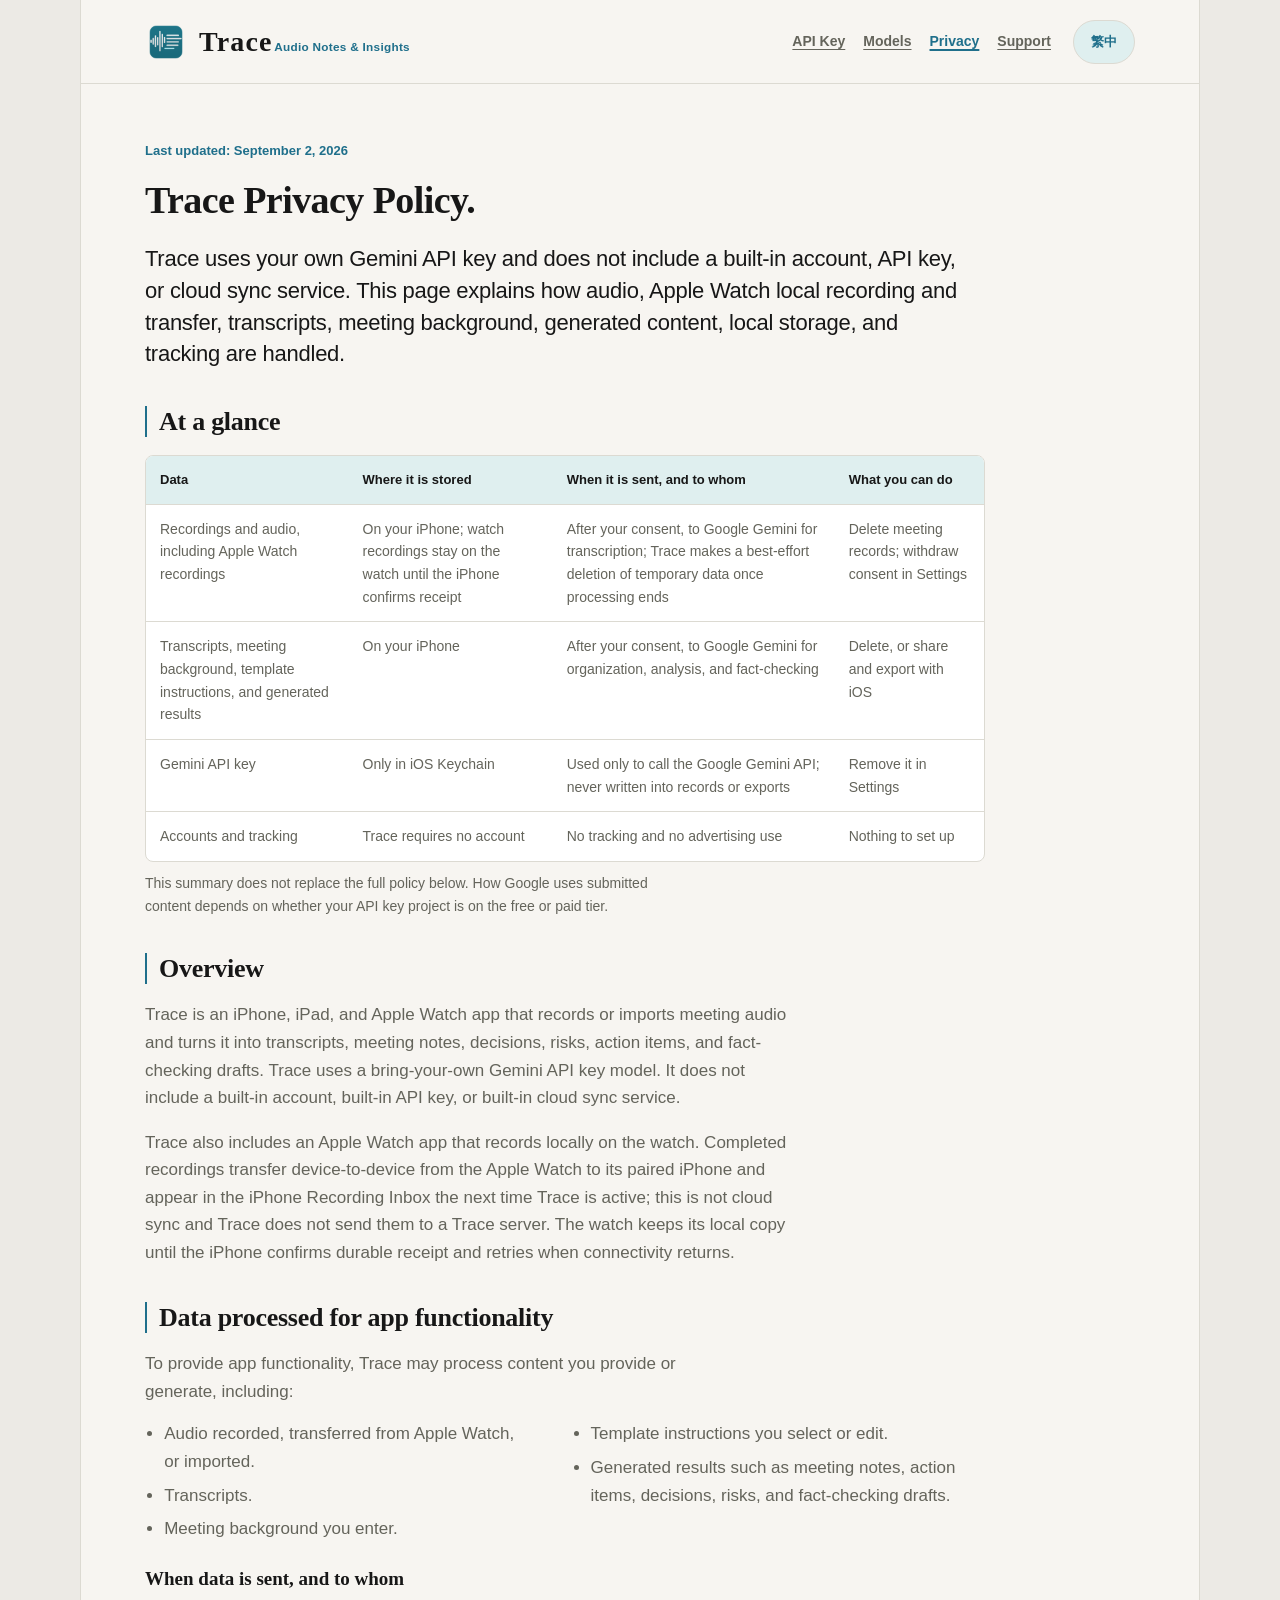
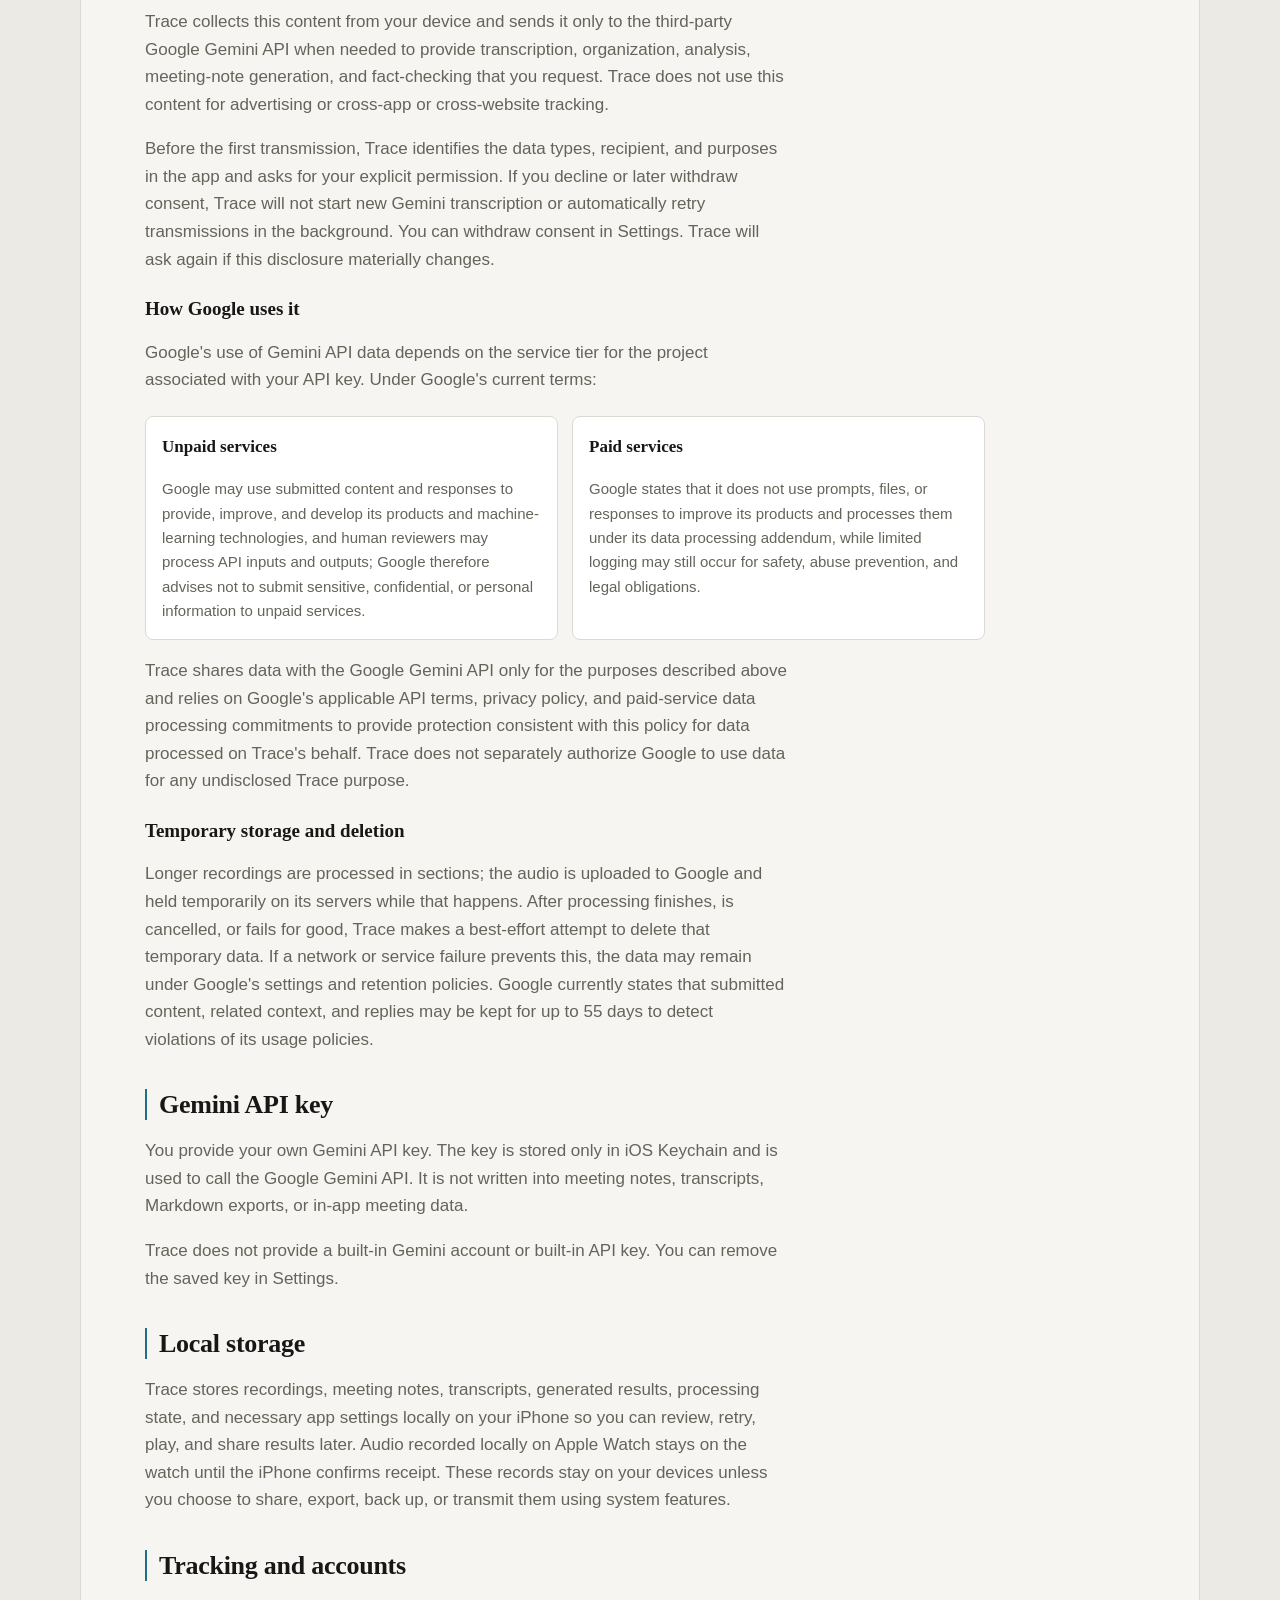
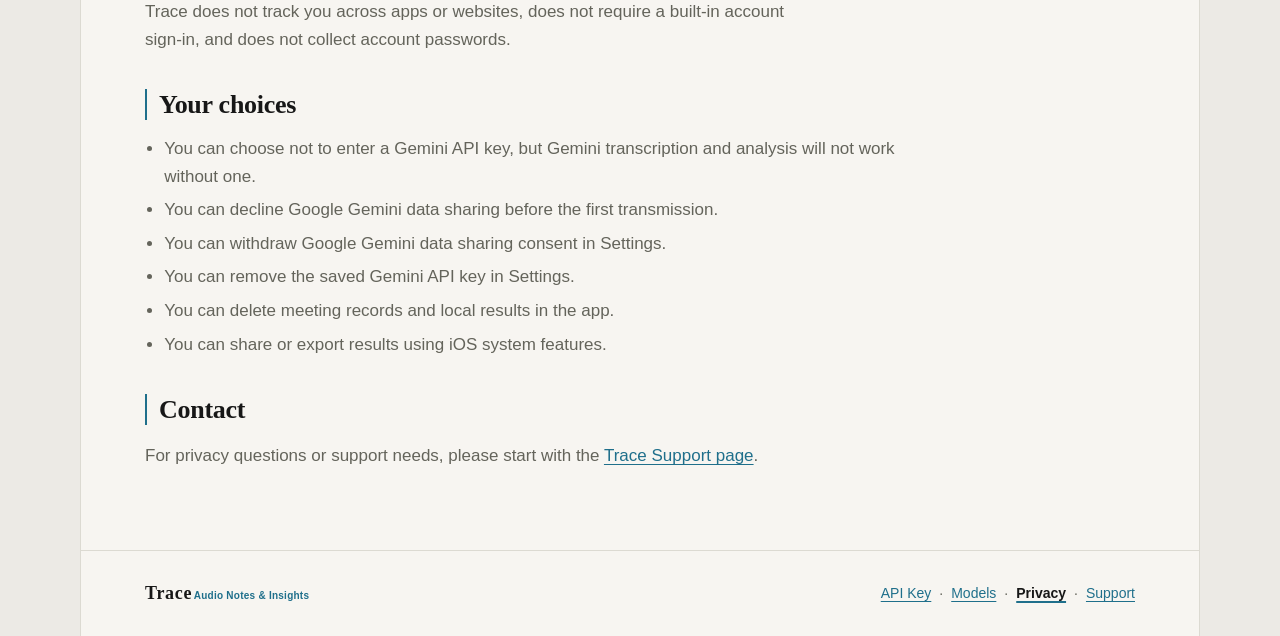
<file: en/privacy/index.html>
<!doctype html>
<html lang="en">
  <head>
    <meta charset="utf-8">
    <meta name="viewport" content="width=device-width, initial-scale=1">
    <title>Trace Privacy Policy</title>
    <meta name="description" content="Trace privacy policy for audio, transcripts, meeting background, Gemini API keys, local storage, and tracking.">
    <meta name="apple-itunes-app" content="app-id=6767938270">
    <link rel="canonical" href="https://isaac-ys-lin.github.io/meetingpipeline-site/en/privacy/">
    <link rel="alternate" hreflang="zh-Hant" href="https://isaac-ys-lin.github.io/meetingpipeline-site/privacy/">
    <link rel="alternate" hreflang="en" href="https://isaac-ys-lin.github.io/meetingpipeline-site/en/privacy/">
    <link rel="alternate" hreflang="x-default" href="https://isaac-ys-lin.github.io/meetingpipeline-site/privacy/">
    <meta property="og:type" content="website">
    <meta property="og:site_name" content="Trace">
    <meta property="og:locale" content="en_US">
    <meta property="og:title" content="Trace Privacy Policy">
    <meta property="og:description" content="Trace privacy policy for audio, transcripts, meeting background, Gemini API keys, local storage, and tracking.">
    <meta property="og:url" content="https://isaac-ys-lin.github.io/meetingpipeline-site/en/privacy/">
    <meta property="og:image" content="https://isaac-ys-lin.github.io/meetingpipeline-site/assets/og/trace-og-en-US-20260928.png">
    <meta property="og:image:width" content="1200">
    <meta property="og:image:height" content="630">
    <meta name="twitter:card" content="summary_large_image">
    <link rel="icon" href="../../favicon-64.png" type="image/png" sizes="64x64">
    <link rel="apple-touch-icon" href="../../apple-touch-icon-180.png">
    <link rel="stylesheet" href="../../styles.css?v=20260928-trace-app-type">
  </head>
  <body>
    <a class="skip-link" href="#main-content">Skip to main content</a>
    <div class="page-shell">
      <div class="frame">
        <header class="site-header">
          <a class="brand" href="../" aria-label="Trace Audio Notes &amp; Insights home">
            <img class="brand-icon" src="../../brand-icon-126.png" alt="" width="42" height="42">
            <span class="brand-lockup"><span class="brand-signature">Trace</span><span class="brand-descriptor"> Audio Notes &amp; Insights</span></span>
          </a>
          <nav class="nav" aria-label="Primary navigation">
            <a href="../gemini-api-key/">API Key</a>
            <a href="../models/">Models</a>
            <a href="../privacy/" aria-current="page">Privacy</a>
            <a href="../support/">Support</a>
            <a class="language-switch" href="../../privacy/">繁中</a>
          </nav>
        </header>
        <main id="main-content">
          <article class="content">
            <p class="eyebrow">Last updated: September 2, 2026</p>
            <h1>Trace Privacy Policy.</h1>
            <p class="lede">
              Trace uses your own Gemini API key and does not include a built-in account, API key, or cloud sync service. This page explains how audio, Apple Watch local recording and transfer, transcripts, meeting background, generated content, local storage, and tracking are handled.
            </p>

            <h2 id="at-a-glance">At a glance</h2>
            <div class="support-table-wrap">
              <table class="support-table privacy-summary" aria-labelledby="at-a-glance">
                <thead>
                  <tr><th scope="col">Data</th><th scope="col">Where it is stored</th><th scope="col">When it is sent, and to whom</th><th scope="col">What you can do</th></tr>
                </thead>
                <tbody>
                  <tr><td data-label="Data">Recordings and audio, including Apple Watch recordings</td><td data-label="Where it is stored">On your iPhone; watch recordings stay on the watch until the iPhone confirms receipt</td><td data-label="When it is sent, and to whom">After your consent, to Google Gemini for transcription; Trace makes a best-effort deletion of temporary data once processing ends</td><td data-label="What you can do">Delete meeting records; withdraw consent in Settings</td></tr>
                  <tr><td data-label="Data">Transcripts, meeting background, template instructions, and generated results</td><td data-label="Where it is stored">On your iPhone</td><td data-label="When it is sent, and to whom">After your consent, to Google Gemini for organization, analysis, and fact-checking</td><td data-label="What you can do">Delete, or share and export with iOS</td></tr>
                  <tr><td data-label="Data">Gemini API key</td><td data-label="Where it is stored">Only in iOS Keychain</td><td data-label="When it is sent, and to whom">Used only to call the Google Gemini API; never written into records or exports</td><td data-label="What you can do">Remove it in Settings</td></tr>
                  <tr><td data-label="Data">Accounts and tracking</td><td data-label="Where it is stored">Trace requires no account</td><td data-label="When it is sent, and to whom">No tracking and no advertising use</td><td data-label="What you can do">Nothing to set up</td></tr>
                </tbody>
              </table>
            </div>
            <p class="table-note">This summary does not replace the full policy below. How Google uses submitted content depends on whether your API key project is on the free or paid tier.</p>

            <h2>Overview</h2>
            <p>
              Trace is an iPhone, iPad, and Apple Watch app that records or imports meeting audio and turns it into transcripts, meeting notes, decisions, risks, action items, and fact-checking drafts. Trace uses a bring-your-own Gemini API key model. It does not include a built-in account, built-in API key, or built-in cloud sync service.
            </p>
            <p>
              Trace also includes an Apple Watch app that records locally on the watch. Completed recordings transfer device-to-device from the Apple Watch to its paired iPhone and appear in the iPhone Recording Inbox the next time Trace is active; this is not cloud sync and Trace does not send them to a Trace server. The watch keeps its local copy until the iPhone confirms durable receipt and retries when connectivity returns.
            </p>

            <h2>Data processed for app functionality</h2>
            <p>To provide app functionality, Trace may process content you provide or generate, including:</p>
            <ul class="data-list">
              <li>Audio recorded, transferred from Apple Watch, or imported.</li>
              <li>Transcripts.</li>
              <li>Meeting background you enter.</li>
              <li>Template instructions you select or edit.</li>
              <li>Generated results such as meeting notes, action items, decisions, risks, and fact-checking drafts.</li>
            </ul>

            <h3>When data is sent, and to whom</h3>
            <p>
              Trace collects this content from your device and sends it only to the third-party Google Gemini API when needed to provide transcription, organization, analysis, meeting-note generation, and fact-checking that you request. Trace does not use this content for advertising or cross-app or cross-website tracking.
            </p>
            <p>
              Before the first transmission, Trace identifies the data types, recipient, and purposes in the app and asks for your explicit permission. If you decline or later withdraw consent, Trace will not start new Gemini transcription or automatically retry transmissions in the background. You can withdraw consent in Settings. Trace will ask again if this disclosure materially changes.
            </p>

            <h3>How Google uses it</h3>
            <p>Google's use of Gemini API data depends on the service tier for the project associated with your API key. Under Google's current terms:</p>
            <div class="comparison-grid">
              <section>
                <h4>Unpaid services</h4>
                <p>Google may use submitted content and responses to provide, improve, and develop its products and machine-learning technologies, and human reviewers may process API inputs and outputs; Google therefore advises not to submit sensitive, confidential, or personal information to unpaid services.</p>
              </section>
              <section>
                <h4>Paid services</h4>
                <p>Google states that it does not use prompts, files, or responses to improve its products and processes them under its data processing addendum, while limited logging may still occur for safety, abuse prevention, and legal obligations.</p>
              </section>
            </div>
            <p>
              Trace shares data with the Google Gemini API only for the purposes described above and relies on Google's applicable API terms, privacy policy, and paid-service data processing commitments to provide protection consistent with this policy for data processed on Trace's behalf. Trace does not separately authorize Google to use data for any undisclosed Trace purpose.
            </p>

            <h3>Temporary storage and deletion</h3>
            <p>
              Longer recordings are processed in sections; the audio is uploaded to Google and held temporarily on its servers while that happens. After processing finishes, is cancelled, or fails for good, Trace makes a best-effort attempt to delete that temporary data. If a network or service failure prevents this, the data may remain under Google's settings and retention policies. Google currently states that submitted content, related context, and replies may be kept for up to 55 days to detect violations of its usage policies.
            </p>

            <h2>Gemini API key</h2>
            <p>
              You provide your own Gemini API key. The key is stored only in iOS Keychain and is used to call the Google Gemini API. It is not written into meeting notes, transcripts, Markdown exports, or in-app meeting data.
            </p>
            <p>
              Trace does not provide a built-in Gemini account or built-in API key. You can remove the saved key in Settings.
            </p>

            <h2>Local storage</h2>
            <p>
              Trace stores recordings, meeting notes, transcripts, generated results, processing state, and necessary app settings locally on your iPhone so you can review, retry, play, and share results later. Audio recorded locally on Apple Watch stays on the watch until the iPhone confirms receipt. These records stay on your devices unless you choose to share, export, back up, or transmit them using system features.
            </p>

            <h2>Tracking and accounts</h2>
            <p>
              Trace does not track you across apps or websites, does not require a built-in account sign-in, and does not collect account passwords.
            </p>

            <h2>Your choices</h2>
            <ul>
              <li>You can choose not to enter a Gemini API key, but Gemini transcription and analysis will not work without one.</li>
              <li>You can decline Google Gemini data sharing before the first transmission.</li>
              <li>You can withdraw Google Gemini data sharing consent in Settings.</li>
              <li>You can remove the saved Gemini API key in Settings.</li>
              <li>You can delete meeting records and local results in the app.</li>
              <li>You can share or export results using iOS system features.</li>
            </ul>

            <h2>Contact</h2>
            <p>
              For privacy questions or support needs, please start with the <a href="../support/">Trace Support page</a>.
            </p>
          </article>
        </main>
        <footer class="site-footer">
          <span class="footer-brand brand-lockup"><span class="brand-signature">Trace</span><span class="brand-descriptor"> Audio Notes &amp; Insights</span></span>
          <span>
            <a href="../gemini-api-key/">API Key</a>
            · <a href="../models/">Models</a>
            · <a href="../privacy/" aria-current="page">Privacy</a>
            · <a href="../support/">Support</a>
          </span>
        </footer>
      </div>
    </div>
  </body>
</html>
</file>
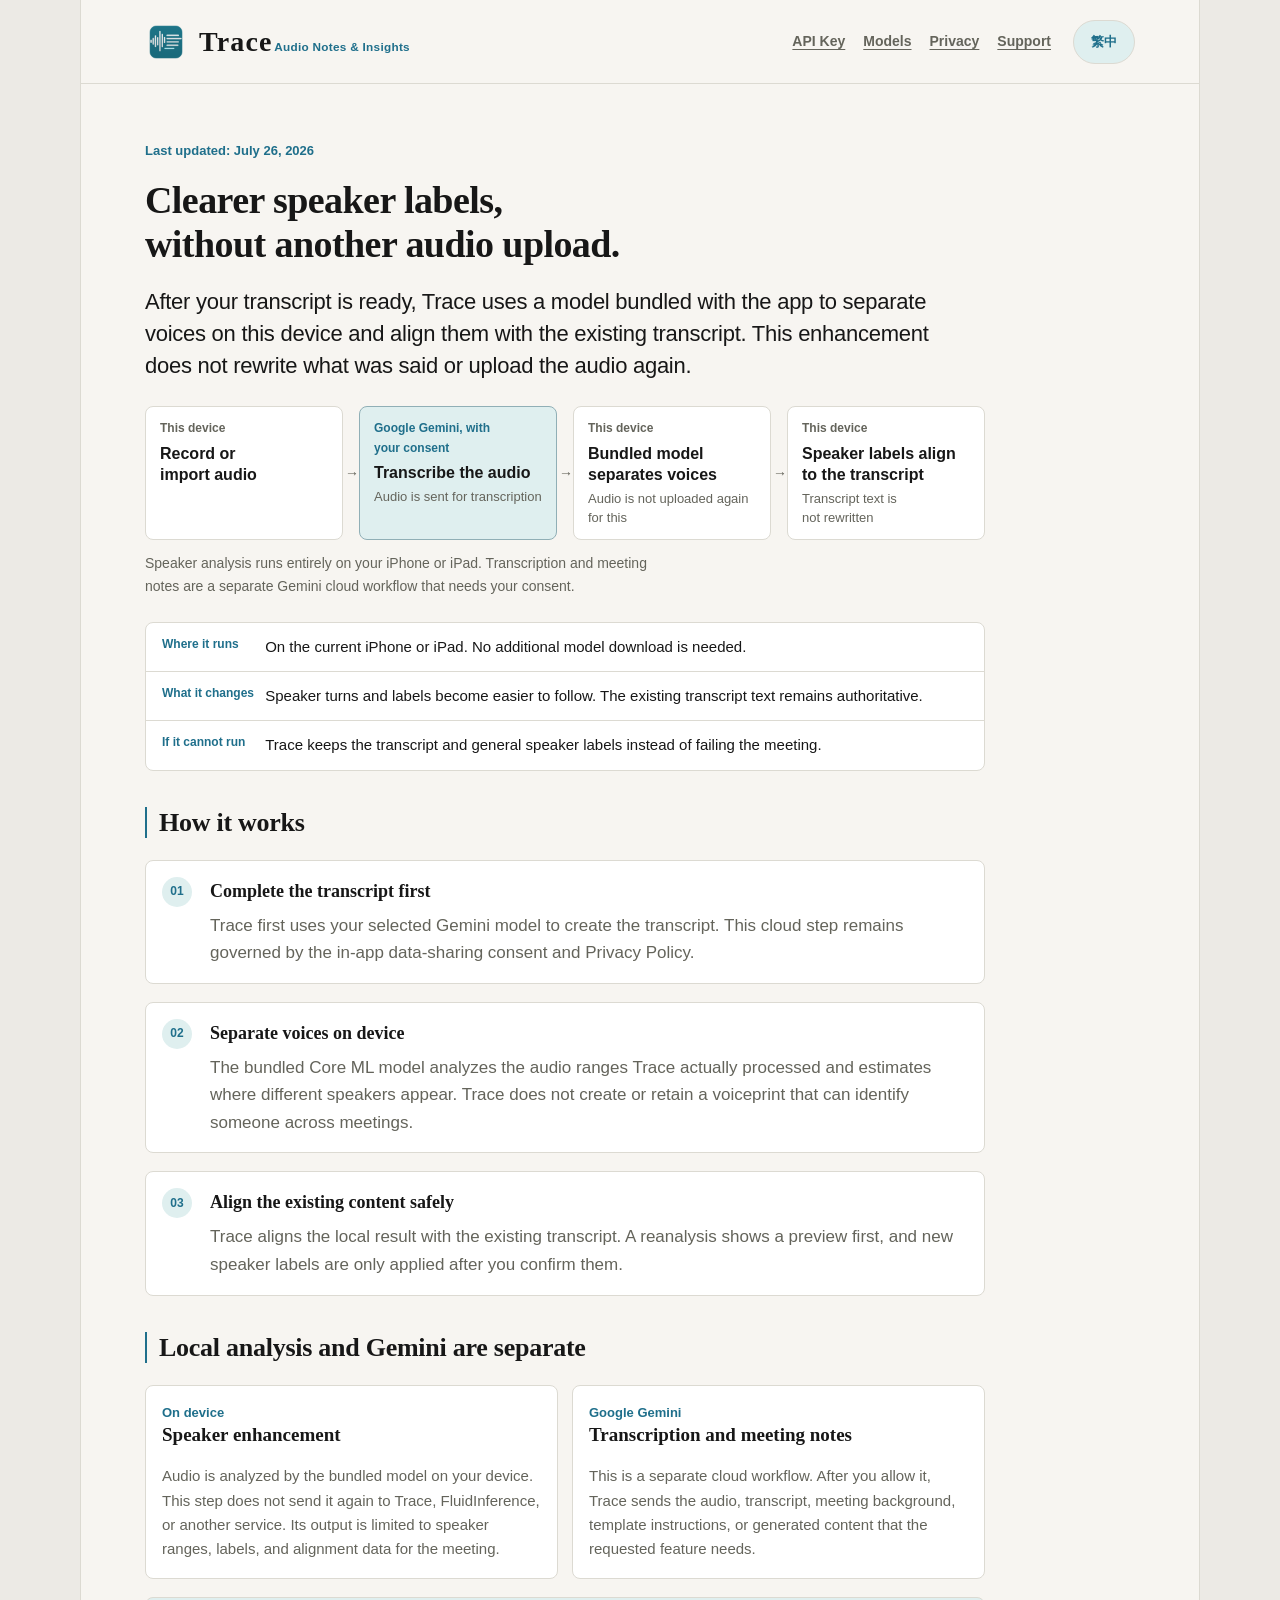
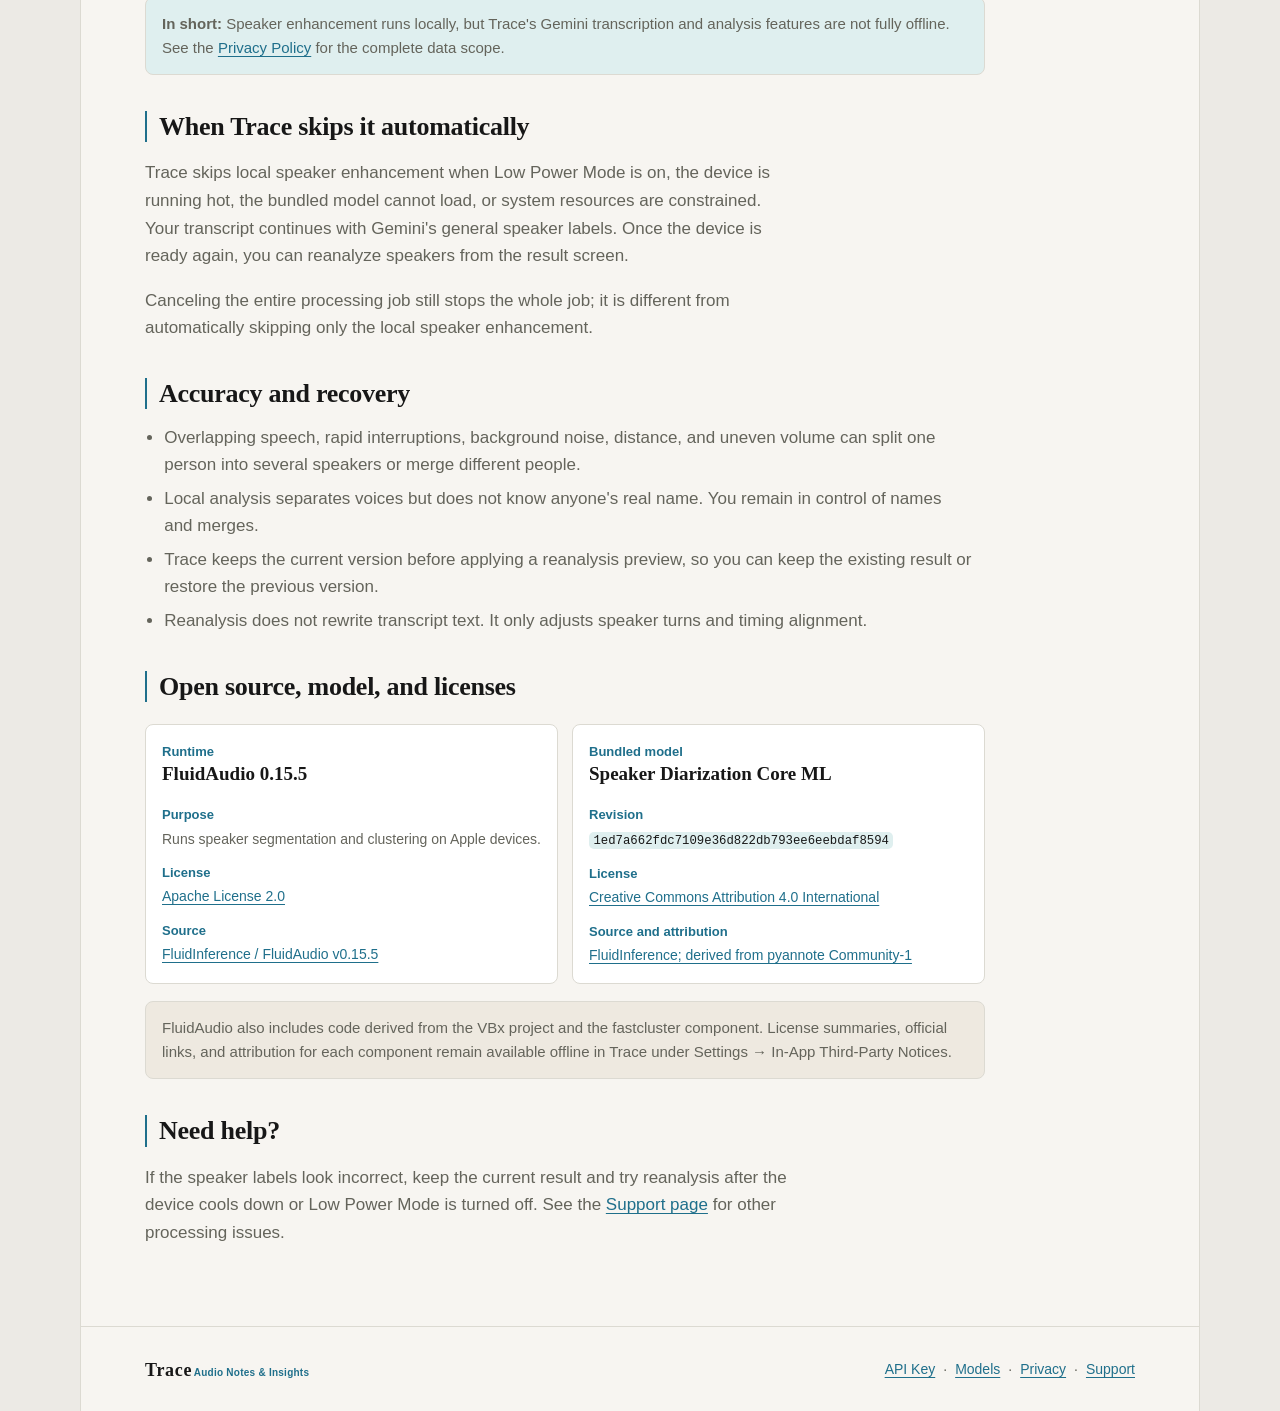
<file: en/speaker-analysis/index.html>
<!doctype html>
<html lang="en">
  <head>
    <meta charset="utf-8">
    <meta name="viewport" content="width=device-width, initial-scale=1">
    <title>Trace On-Device Speaker Analysis</title>
    <meta name="description" content="Learn how Trace improves speaker labels on device, when it automatically skips the enhancement, and where local processing ends and Gemini data sharing begins.">
    <meta name="apple-itunes-app" content="app-id=6767938270">
    <link rel="canonical" href="https://isaac-ys-lin.github.io/meetingpipeline-site/en/speaker-analysis/">
    <link rel="alternate" hreflang="zh-Hant" href="https://isaac-ys-lin.github.io/meetingpipeline-site/speaker-analysis/">
    <link rel="alternate" hreflang="en" href="https://isaac-ys-lin.github.io/meetingpipeline-site/en/speaker-analysis/">
    <link rel="alternate" hreflang="x-default" href="https://isaac-ys-lin.github.io/meetingpipeline-site/speaker-analysis/">
    <meta property="og:type" content="website">
    <meta property="og:site_name" content="Trace">
    <meta property="og:locale" content="en_US">
    <meta property="og:title" content="Trace On-Device Speaker Analysis">
    <meta property="og:description" content="Learn how Trace improves speaker labels on device, when it automatically skips the enhancement, and where local processing ends and Gemini data sharing begins.">
    <meta property="og:url" content="https://isaac-ys-lin.github.io/meetingpipeline-site/en/speaker-analysis/">
    <meta property="og:image" content="https://isaac-ys-lin.github.io/meetingpipeline-site/assets/og/trace-og-en-US-20260928.png">
    <meta property="og:image:width" content="1200">
    <meta property="og:image:height" content="630">
    <meta name="twitter:card" content="summary_large_image">
    <link rel="icon" href="../../favicon-64.png" type="image/png" sizes="64x64">
    <link rel="apple-touch-icon" href="../../apple-touch-icon-180.png">
    <link rel="stylesheet" href="../../styles.css?v=20260928-trace-app-type">
  </head>
  <body>
    <a class="skip-link" href="#main-content">Skip to main content</a>
    <div class="page-shell">
      <div class="frame">
        <header class="site-header">
          <a class="brand" href="../" aria-label="Trace Audio Notes &amp; Insights home">
            <img class="brand-icon" src="../../brand-icon-126.png" alt="" width="42" height="42">
            <span class="brand-lockup"><span class="brand-signature">Trace</span><span class="brand-descriptor"> Audio Notes &amp; Insights</span></span>
          </a>
          <nav class="nav" aria-label="Primary navigation">
            <a href="../gemini-api-key/">API Key</a>
            <a href="../models/">Models</a>
            <a href="../privacy/">Privacy</a>
            <a href="../support/">Support</a>
            <a class="language-switch" href="../../speaker-analysis/">繁中</a>
          </nav>
        </header>
        <main id="main-content">
          <article class="content guide">
            <p class="eyebrow">Last updated: July 26, 2026</p>
            <h1>Clearer speaker labels, without another audio upload.</h1>
            <p class="lede">
              After your transcript is ready, Trace uses a model bundled with the app to separate voices on this device and align them with the existing transcript. This enhancement does not rewrite what was said or upload the audio again.
            </p>

            <figure class="flow-figure" aria-label="Speaker analysis flow">
              <ol class="flow-steps">
                <li class="flow-step">
                  <span class="flow-where">This device</span>
                  <strong>Record or import audio</strong>
                </li>
                <li class="flow-step flow-step--cloud">
                  <span class="flow-where">Google Gemini, with your consent</span>
                  <strong>Transcribe the audio</strong>
                  <span class="flow-note">Audio is sent for transcription</span>
                </li>
                <li class="flow-step">
                  <span class="flow-where">This device</span>
                  <strong>Bundled model separates voices</strong>
                  <span class="flow-note">Audio is not uploaded again for this</span>
                </li>
                <li class="flow-step">
                  <span class="flow-where">This device</span>
                  <strong>Speaker labels align to the transcript</strong>
                  <span class="flow-note">Transcript text is not rewritten</span>
                </li>
              </ol>
              <figcaption>Speaker analysis runs entirely on your iPhone or iPad. Transcription and meeting notes are a separate Gemini cloud workflow that needs your consent.</figcaption>
            </figure>

            <div class="meta-box" aria-label="Speaker analysis key points">
              <p><strong>Where it runs</strong><span>On the current iPhone or iPad. No additional model download is needed.</span></p>
              <p><strong>What it changes</strong><span>Speaker turns and labels become easier to follow. The existing transcript text remains authoritative.</span></p>
              <p><strong>If it cannot run</strong><span>Trace keeps the transcript and general speaker labels instead of failing the meeting.</span></p>
            </div>

            <h2>How it works</h2>
            <ol class="step-list">
              <li>
                <strong>Complete the transcript first</strong>
                <span>Trace first uses your selected Gemini model to create the transcript. This cloud step remains governed by the in-app data-sharing consent and Privacy Policy.</span>
              </li>
              <li>
                <strong>Separate voices on device</strong>
                <span>The bundled Core ML model analyzes the audio ranges Trace actually processed and estimates where different speakers appear. Trace does not create or retain a voiceprint that can identify someone across meetings.</span>
              </li>
              <li>
                <strong>Align the existing content safely</strong>
                <span>Trace aligns the local result with the existing transcript. A reanalysis shows a preview first, and new speaker labels are only applied after you confirm them.</span>
              </li>
            </ol>

            <h2>Local analysis and Gemini are separate</h2>
            <div class="comparison-grid">
              <section>
                <p class="model-kicker">On device</p>
                <h3>Speaker enhancement</h3>
                <p>Audio is analyzed by the bundled model on your device. This step does not send it again to Trace, FluidInference, or another service. Its output is limited to speaker ranges, labels, and alignment data for the meeting.</p>
              </section>
              <section>
                <p class="model-kicker">Google Gemini</p>
                <h3>Transcription and meeting notes</h3>
                <p>This is a separate cloud workflow. After you allow it, Trace sends the audio, transcript, meeting background, template instructions, or generated content that the requested feature needs.</p>
              </section>
            </div>
            <div class="support-callout">
              <strong>In short:</strong>
              <span>Speaker enhancement runs locally, but Trace's Gemini transcription and analysis features are not fully offline. See the <a href="../privacy/">Privacy Policy</a> for the complete data scope.</span>
            </div>

            <h2>When Trace skips it automatically</h2>
            <p>
              Trace skips local speaker enhancement when Low Power Mode is on, the device is running hot, the bundled model cannot load, or system resources are constrained. Your transcript continues with Gemini's general speaker labels. Once the device is ready again, you can reanalyze speakers from the result screen.
            </p>
            <p>
              Canceling the entire processing job still stops the whole job; it is different from automatically skipping only the local speaker enhancement.
            </p>

            <h2>Accuracy and recovery</h2>
            <ul>
              <li>Overlapping speech, rapid interruptions, background noise, distance, and uneven volume can split one person into several speakers or merge different people.</li>
              <li>Local analysis separates voices but does not know anyone's real name. You remain in control of names and merges.</li>
              <li>Trace keeps the current version before applying a reanalysis preview, so you can keep the existing result or restore the previous version.</li>
              <li>Reanalysis does not rewrite transcript text. It only adjusts speaker turns and timing alignment.</li>
            </ul>

            <h2>Open source, model, and licenses</h2>
            <div class="model-grid">
              <section class="model-card">
                <p class="model-kicker">Runtime</p>
                <h3>FluidAudio 0.15.5</h3>
                <dl>
                  <div>
                    <dt>Purpose</dt>
                    <dd>Runs speaker segmentation and clustering on Apple devices.</dd>
                  </div>
                  <div>
                    <dt>License</dt>
                    <dd><a href="https://github.com/FluidInference/FluidAudio/blob/v0.15.5/LICENSE">Apache License 2.0</a></dd>
                  </div>
                  <div>
                    <dt>Source</dt>
                    <dd><a href="https://github.com/FluidInference/FluidAudio/tree/v0.15.5">FluidInference / FluidAudio v0.15.5</a></dd>
                  </div>
                </dl>
              </section>
              <section class="model-card">
                <p class="model-kicker">Bundled model</p>
                <h3>Speaker Diarization Core ML</h3>
                <dl>
                  <div>
                    <dt>Revision</dt>
                    <dd><code>1ed7a662fdc7109e36d822db793ee6eebdaf8594</code></dd>
                  </div>
                  <div>
                    <dt>License</dt>
                    <dd><a href="https://creativecommons.org/licenses/by/4.0/legalcode">Creative Commons Attribution 4.0 International</a></dd>
                  </div>
                  <div>
                    <dt>Source and attribution</dt>
                    <dd><a href="https://huggingface.co/FluidInference/speaker-diarization-coreml/tree/1ed7a662fdc7109e36d822db793ee6eebdaf8594">FluidInference; derived from pyannote Community-1</a></dd>
                  </div>
                </dl>
              </section>
            </div>
            <p class="note">
              FluidAudio also includes code derived from the VBx project and the fastcluster component. License summaries, official links, and attribution for each component remain available offline in Trace under Settings → In-App Third-Party Notices.
            </p>

            <h2>Need help?</h2>
            <p>
              If the speaker labels look incorrect, keep the current result and try reanalysis after the device cools down or Low Power Mode is turned off. See the <a href="../support/">Support page</a> for other processing issues.
            </p>
          </article>
        </main>
        <footer class="site-footer">
          <span class="footer-brand brand-lockup"><span class="brand-signature">Trace</span><span class="brand-descriptor"> Audio Notes &amp; Insights</span></span>
          <span>
            <a href="../gemini-api-key/">API Key</a>
            · <a href="../models/">Models</a>
            · <a href="../privacy/">Privacy</a>
            · <a href="../support/">Support</a>
          </span>
        </footer>
      </div>
    </div>
  </body>
</html>
</file>
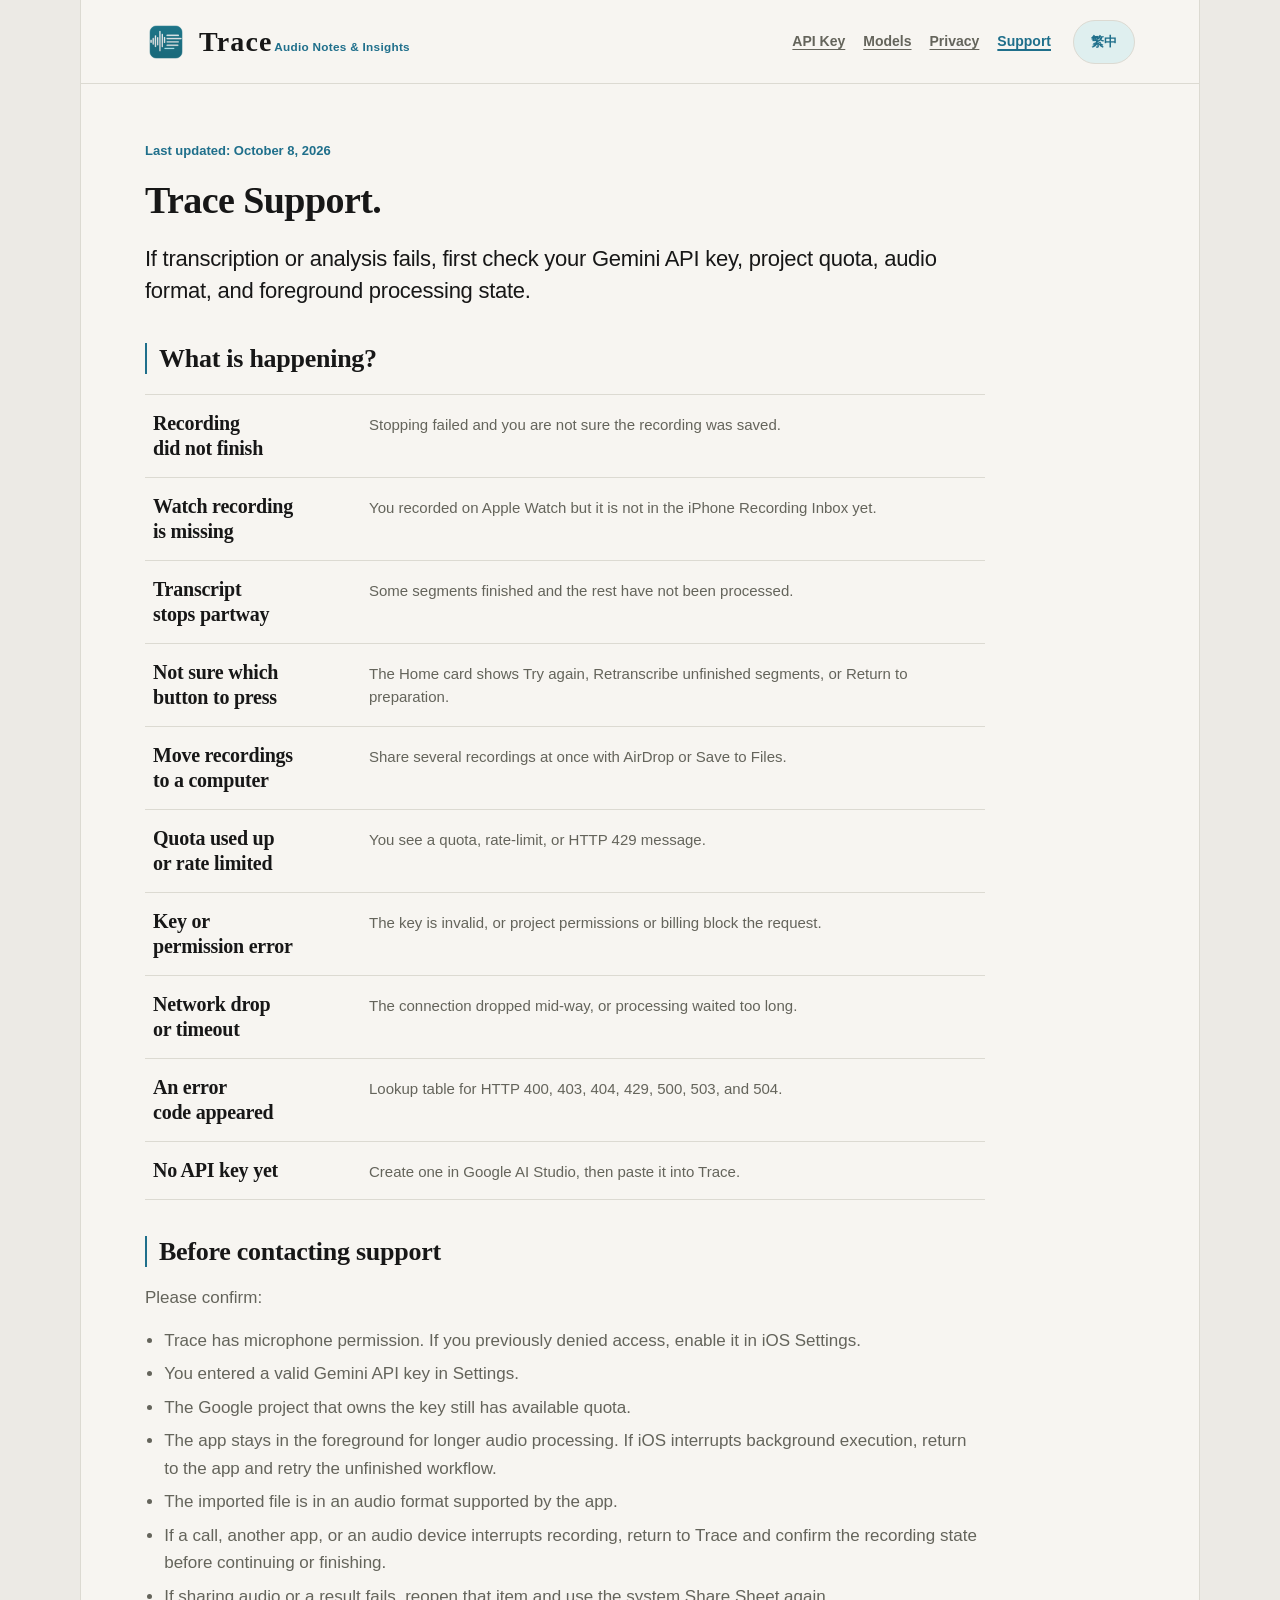
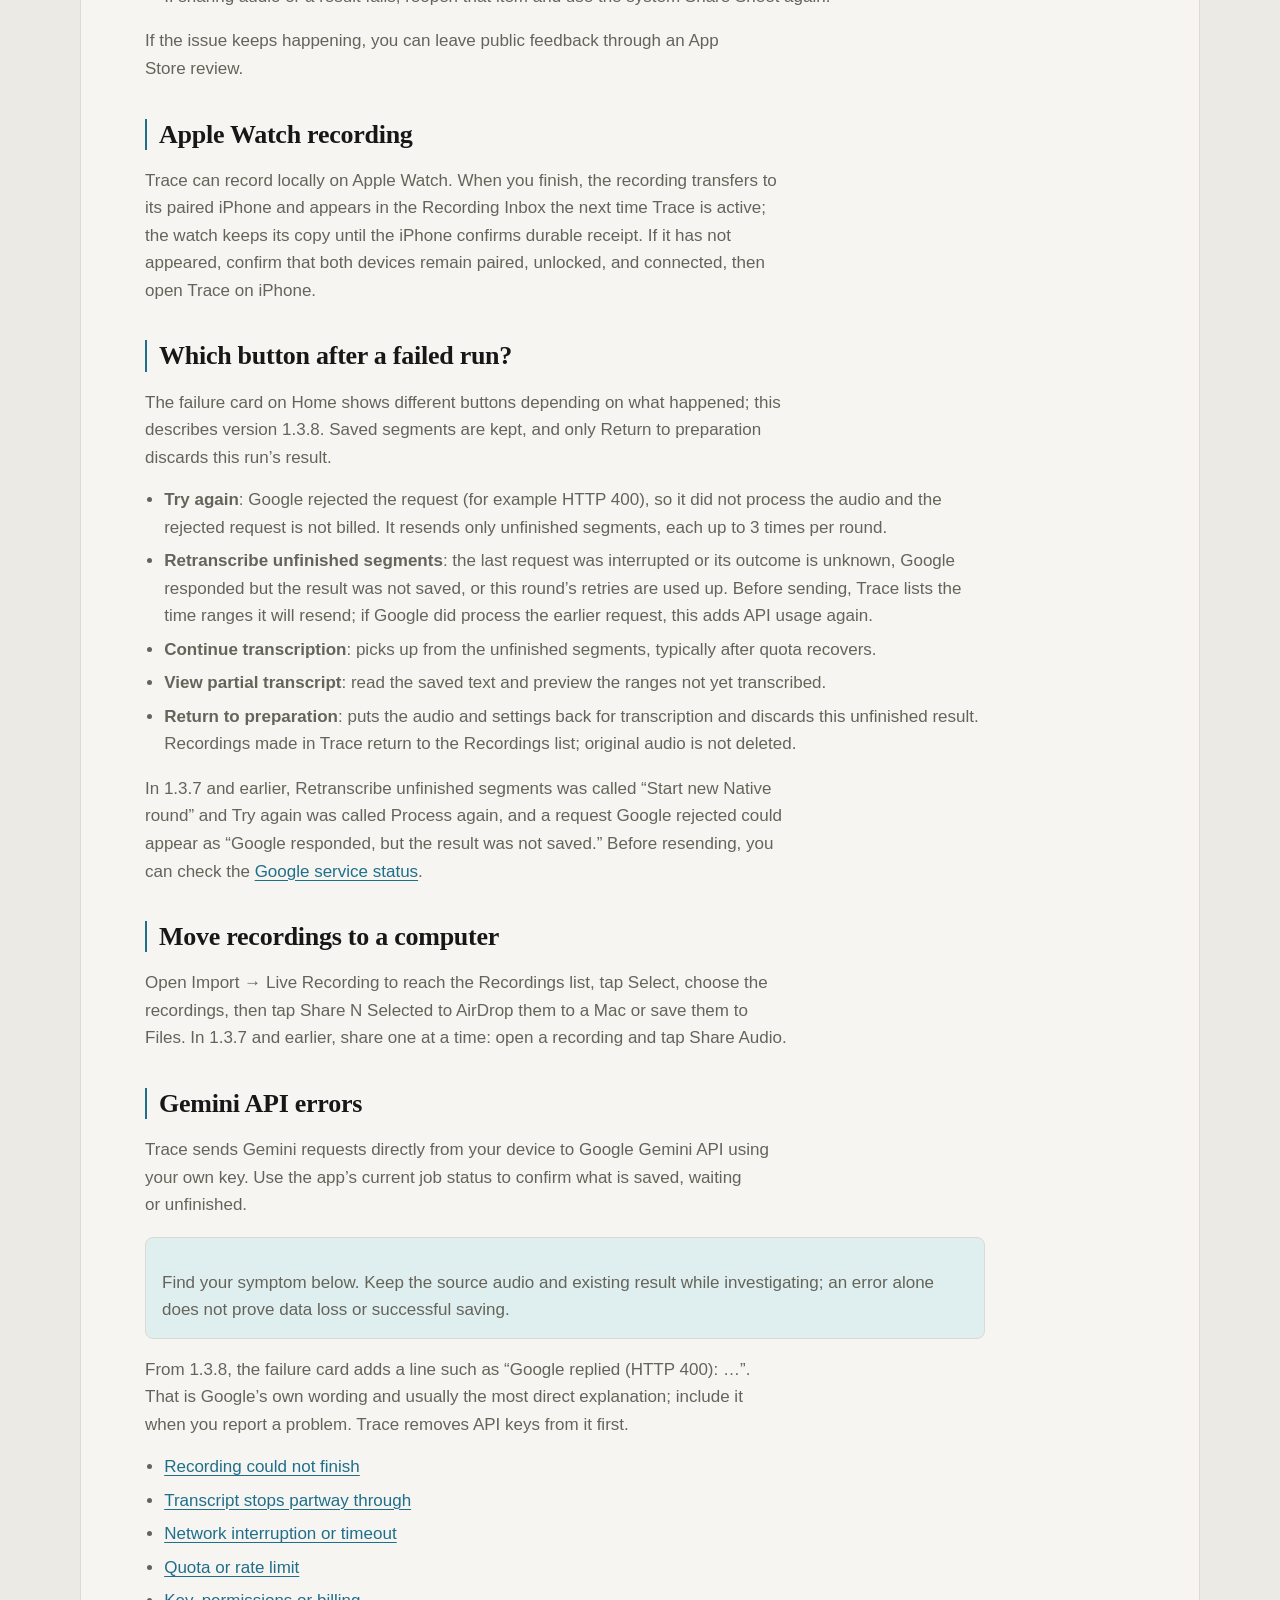
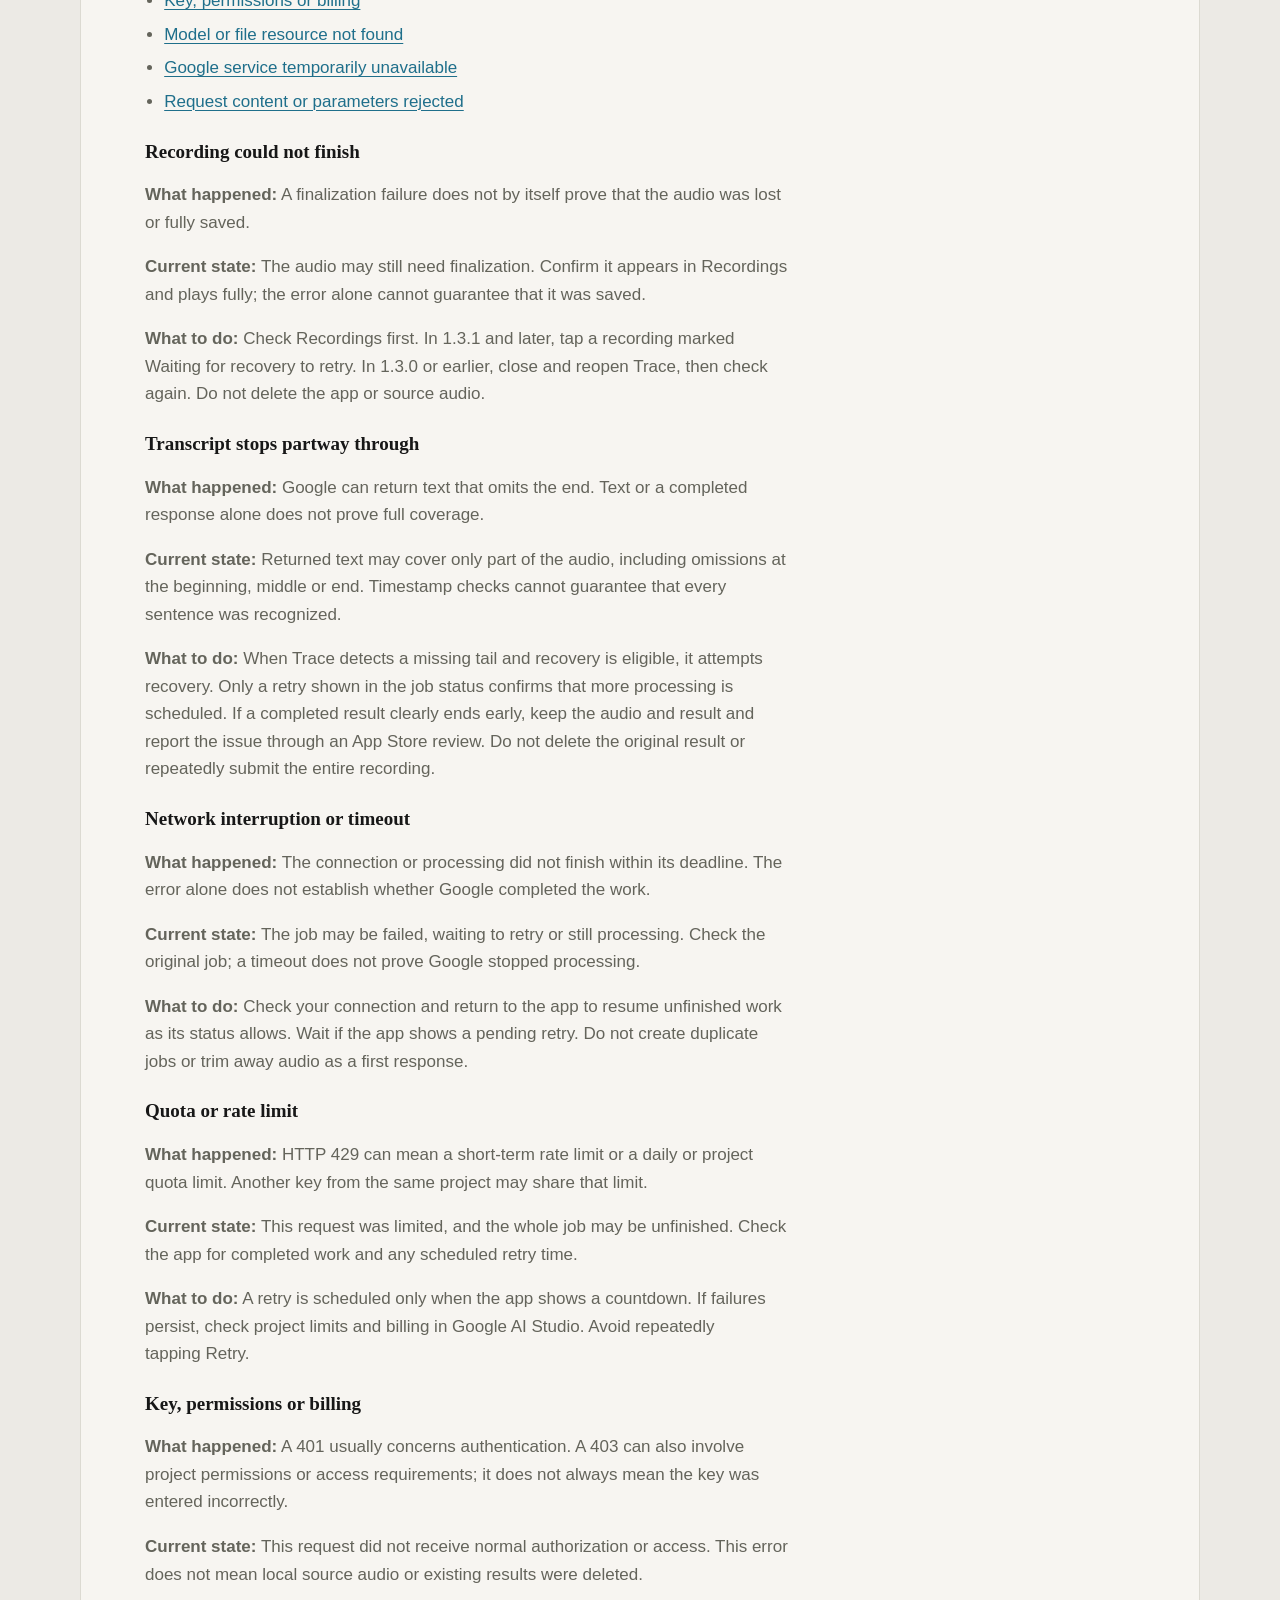
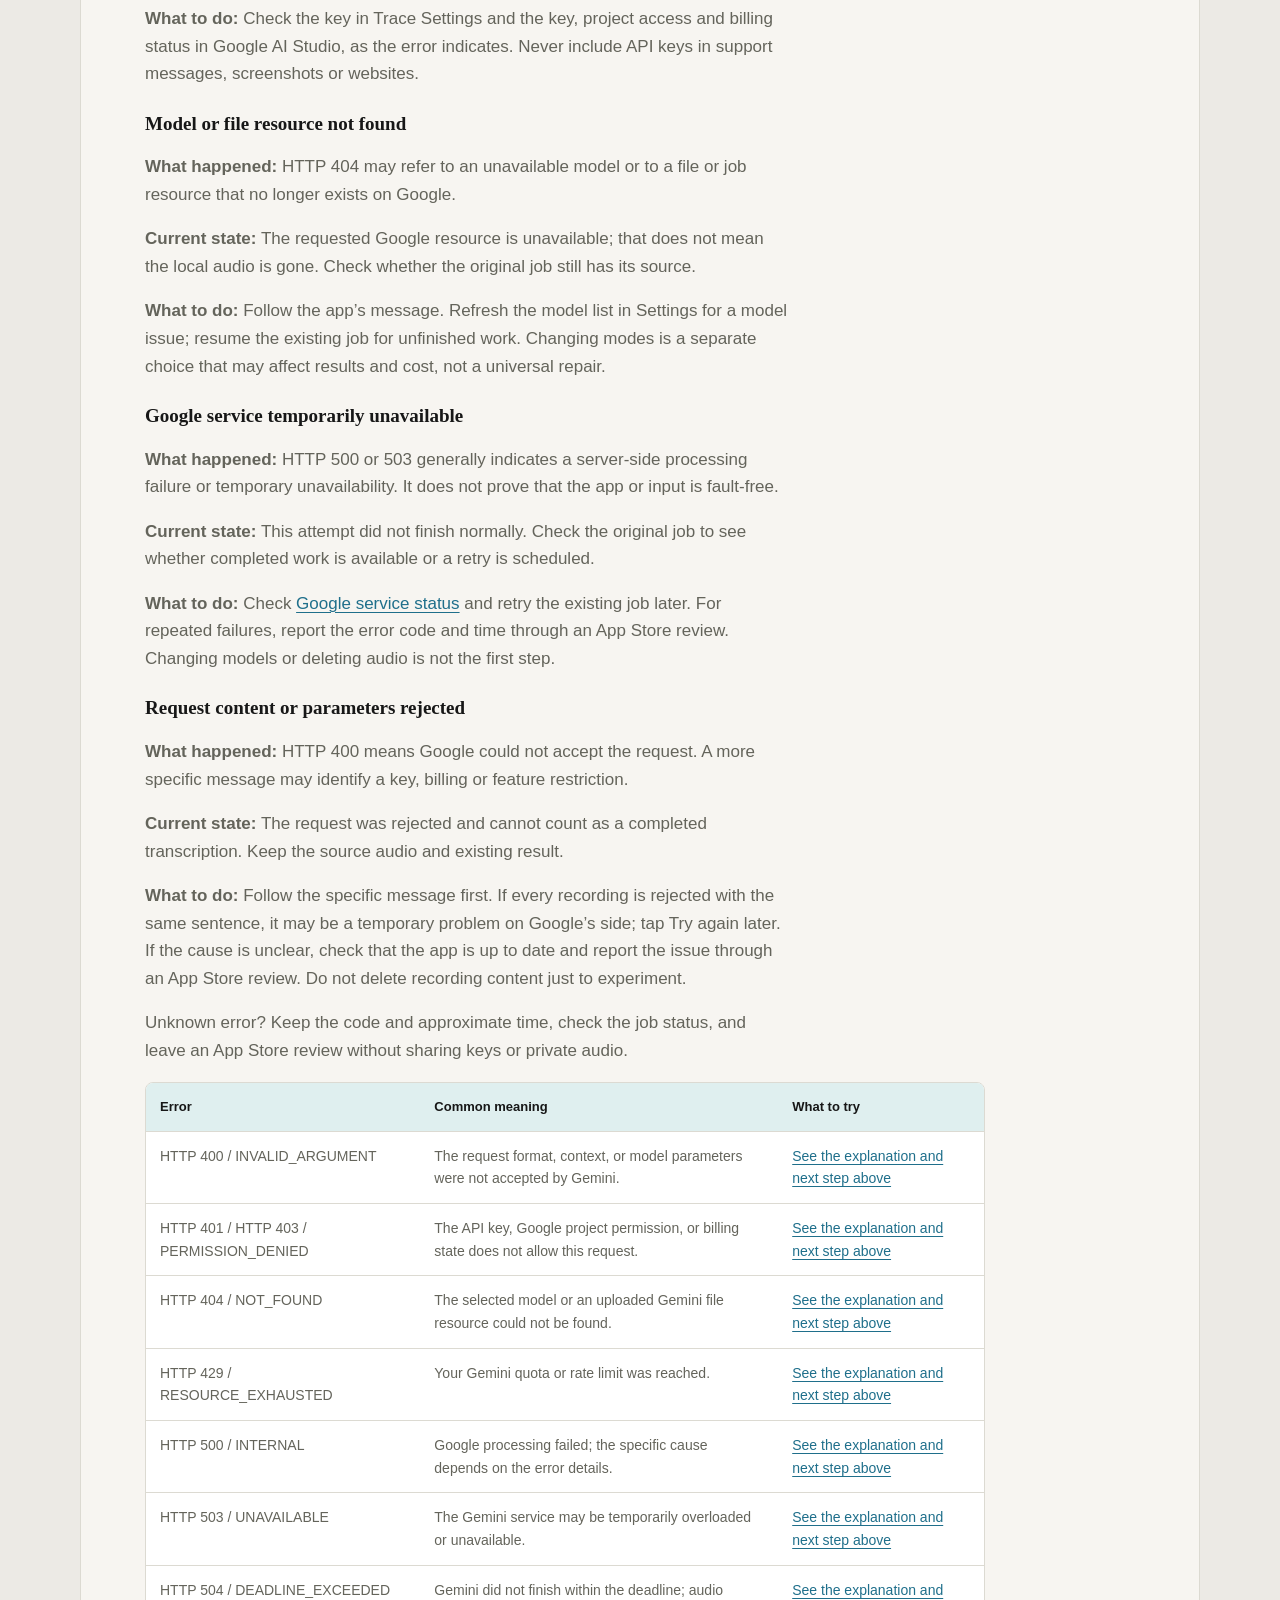
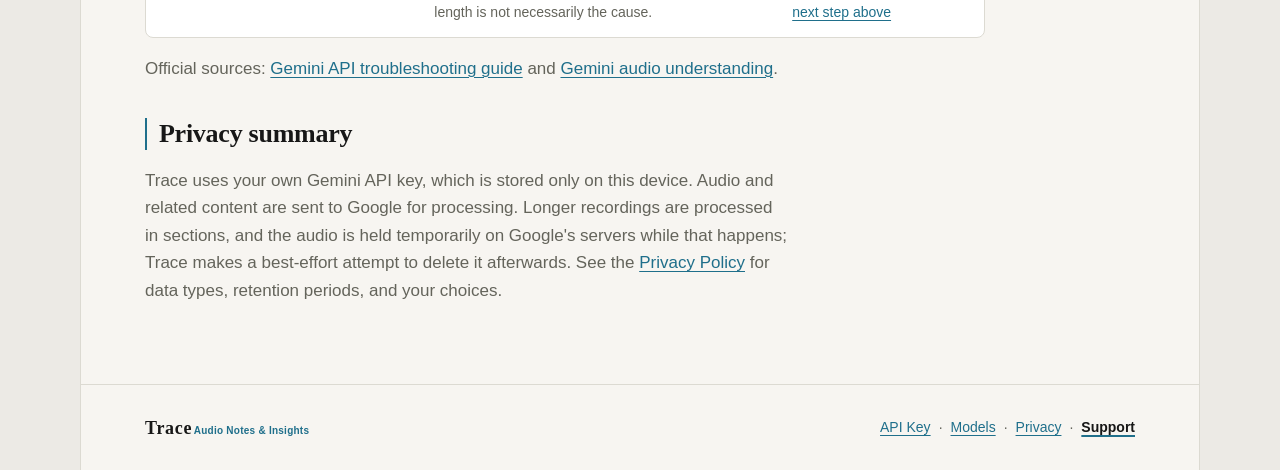
<file: en/support/index.html>
<!doctype html>
<html lang="en">
  <head>
    <meta charset="utf-8">
    <meta name="viewport" content="width=device-width, initial-scale=1">
    <title>Trace Support</title>
    <meta name="description" content="Trace support, setup checks, guide links, and privacy summary.">
    <meta name="apple-itunes-app" content="app-id=6767938270">
    <link rel="canonical" href="https://isaac-ys-lin.github.io/meetingpipeline-site/en/support/">
    <link rel="alternate" hreflang="zh-Hant" href="https://isaac-ys-lin.github.io/meetingpipeline-site/support/">
    <link rel="alternate" hreflang="en" href="https://isaac-ys-lin.github.io/meetingpipeline-site/en/support/">
    <link rel="alternate" hreflang="x-default" href="https://isaac-ys-lin.github.io/meetingpipeline-site/support/">
    <meta property="og:type" content="website">
    <meta property="og:site_name" content="Trace">
    <meta property="og:locale" content="en_US">
    <meta property="og:title" content="Trace Support">
    <meta property="og:description" content="Trace support, setup checks, guide links, and privacy summary.">
    <meta property="og:url" content="https://isaac-ys-lin.github.io/meetingpipeline-site/en/support/">
    <meta property="og:image" content="https://isaac-ys-lin.github.io/meetingpipeline-site/assets/og/trace-og-en-US-20260928.png">
    <meta property="og:image:width" content="1200">
    <meta property="og:image:height" content="630">
    <meta name="twitter:card" content="summary_large_image">
    <link rel="icon" href="../../favicon-64.png" type="image/png" sizes="64x64">
    <link rel="apple-touch-icon" href="../../apple-touch-icon-180.png">
    <link rel="stylesheet" href="../../styles.css?v=20260928-trace-app-type">
  </head>
  <body>
    <a class="skip-link" href="#main-content">Skip to main content</a>
    <div class="page-shell">
      <div class="frame">
        <header class="site-header">
          <a class="brand" href="../" aria-label="Trace Audio Notes &amp; Insights home">
            <img class="brand-icon" src="../../brand-icon-126.png" alt="" width="42" height="42">
            <span class="brand-lockup"><span class="brand-signature">Trace</span><span class="brand-descriptor"> Audio Notes &amp; Insights</span></span>
          </a>
          <nav class="nav" aria-label="Primary navigation">
            <a href="../gemini-api-key/">API Key</a>
            <a href="../models/">Models</a>
            <a href="../privacy/">Privacy</a>
            <a href="../support/" aria-current="page">Support</a>
            <a class="language-switch" href="../../support/">繁中</a>
          </nav>
        </header>
        <main id="main-content">
          <article class="content">
            <p class="eyebrow">Last updated: October 8, 2026</p>
            <h1>Trace Support.</h1>
            <p class="lede">
              If transcription or analysis fails, first check your Gemini API key, project quota, audio format, and foreground processing state.
            </p>

            <h2 id="symptoms">What is happening?</h2>
            <nav class="link-grid" aria-labelledby="symptoms">
              <a class="link-card" href="#recording-recovery">
                <strong>Recording did not finish</strong>
                <span>Stopping failed and you are not sure the recording was saved.</span>
              </a>
              <a class="link-card" href="#apple-watch">
                <strong>Watch recording is missing</strong>
                <span>You recorded on Apple Watch but it is not in the iPhone Recording Inbox yet.</span>
              </a>
              <a class="link-card" href="#gemini-incomplete">
                <strong>Transcript stops partway</strong>
                <span>Some segments finished and the rest have not been processed.</span>
              </a>
              <a class="link-card" href="#failed-job">
                <strong>Not sure which button to press</strong>
                <span>The Home card shows Try again, Retranscribe unfinished segments, or Return to preparation.</span>
              </a>
              <a class="link-card" href="#share-recordings">
                <strong>Move recordings to a computer</strong>
                <span>Share several recordings at once with AirDrop or Save to Files.</span>
              </a>
              <a class="link-card" href="#gemini-quota">
                <strong>Quota used up or rate limited</strong>
                <span>You see a quota, rate-limit, or HTTP 429 message.</span>
              </a>
              <a class="link-card" href="#gemini-access">
                <strong>Key or permission error</strong>
                <span>The key is invalid, or project permissions or billing block the request.</span>
              </a>
              <a class="link-card" href="#gemini-network">
                <strong>Network drop or timeout</strong>
                <span>The connection dropped mid-way, or processing waited too long.</span>
              </a>
              <a class="link-card" href="#gemini-errors">
                <strong>An error code appeared</strong>
                <span>Lookup table for HTTP 400, 403, 404, 429, 500, 503, and 504.</span>
              </a>
              <a class="link-card" href="../gemini-api-key/">
                <strong>No API key yet</strong>
                <span>Create one in Google AI Studio, then paste it into Trace.</span>
              </a>
            </nav>

            <h2>Before contacting support</h2>
            <p>Please confirm:</p>
            <ul>
              <li>Trace has microphone permission. If you previously denied access, enable it in iOS Settings.</li>
              <li>You entered a valid Gemini API key in Settings.</li>
              <li>The Google project that owns the key still has available quota.</li>
              <li>The app stays in the foreground for longer audio processing. If iOS interrupts background execution, return to the app and retry the unfinished workflow.</li>
              <li>The imported file is in an audio format supported by the app.</li>
              <li>If a call, another app, or an audio device interrupts recording, return to Trace and confirm the recording state before continuing or finishing.</li>
              <li>If sharing audio or a result fails, reopen that item and use the system Share Sheet again.</li>
            </ul>
            <p>If the issue keeps happening, you can leave public feedback through an App Store review.</p>

            <h2 id="apple-watch">Apple Watch recording</h2>
            <p>
              Trace can record locally on Apple Watch. When you finish, the recording transfers to its paired iPhone and appears in the Recording Inbox the next time Trace is active; the watch keeps its copy until the iPhone confirms durable receipt. If it has not appeared, confirm that both devices remain paired, unlocked, and connected, then open Trace on iPhone.
            </p>

            <h2 id="failed-job">Which button after a failed run?</h2>
            <p>The failure card on Home shows different buttons depending on what happened; this describes version 1.3.8. Saved segments are kept, and only Return to preparation discards this run’s result.</p>
            <ul>
              <li><strong>Try again</strong>: Google rejected the request (for example HTTP 400), so it did not process the audio and the rejected request is not billed. It resends only unfinished segments, each up to 3 times per round.</li>
              <li><strong>Retranscribe unfinished segments</strong>: the last request was interrupted or its outcome is unknown, Google responded but the result was not saved, or this round’s retries are used up. Before sending, Trace lists the time ranges it will resend; if Google did process the earlier request, this adds API usage again.</li>
              <li><strong>Continue transcription</strong>: picks up from the unfinished segments, typically after quota recovers.</li>
              <li><strong>View partial transcript</strong>: read the saved text and preview the ranges not yet transcribed.</li>
              <li><strong>Return to preparation</strong>: puts the audio and settings back for transcription and discards this unfinished result. Recordings made in Trace return to the Recordings list; original audio is not deleted.</li>
            </ul>
            <p>In 1.3.7 and earlier, Retranscribe unfinished segments was called “Start new Native round” and Try again was called Process again, and a request Google rejected could appear as “Google responded, but the result was not saved.” Before resending, you can check the <a href="https://aistudio.google.com/status" rel="noreferrer">Google service status</a>.</p>

            <h2 id="share-recordings">Move recordings to a computer</h2>
            <p>Open Import → Live Recording to reach the Recordings list, tap Select, choose the recordings, then tap Share N Selected to AirDrop them to a Mac or save them to Files. In 1.3.7 and earlier, share one at a time: open a recording and tap Share Audio.</p>

            <h2 id="gemini-errors">Gemini API errors</h2>
            <p>Trace sends Gemini requests directly from your device to Google Gemini API using your own key. Use the app’s current job status to confirm what is saved, waiting or unfinished.</p>
            <div class="support-callout"><p>Find your symptom below. Keep the source audio and existing result while investigating; an error alone does not prove data loss or successful saving.</p></div>
            <p>From 1.3.8, the failure card adds a line such as “Google replied (HTTP 400): …”. That is Google’s own wording and usually the most direct explanation; include it when you report a problem. Trace removes API keys from it first.</p>
            <ul>
              <li><a href="#recording-recovery">Recording could not finish</a></li>
              <li><a href="#gemini-incomplete">Transcript stops partway through</a></li>
              <li><a href="#gemini-network">Network interruption or timeout</a></li>
              <li><a href="#gemini-quota">Quota or rate limit</a></li>
              <li><a href="#gemini-access">Key, permissions or billing</a></li>
              <li><a href="#gemini-model">Model or file resource not found</a></li>
              <li><a href="#gemini-service">Google service temporarily unavailable</a></li>
              <li><a href="#gemini-request">Request content or parameters rejected</a></li>
            </ul>
            <section aria-labelledby="recording-recovery">
              <h3 id="recording-recovery">Recording could not finish</h3>
              <p><strong>What happened:</strong> A finalization failure does not by itself prove that the audio was lost or fully saved.</p>
              <p><strong>Current state:</strong> The audio may still need finalization. Confirm it appears in Recordings and plays fully; the error alone cannot guarantee that it was saved.</p>
              <p><strong>What to do:</strong> Check Recordings first. In 1.3.1 and later, tap a recording marked Waiting for recovery to retry. In 1.3.0 or earlier, close and reopen Trace, then check again. Do not delete the app or source audio.</p>
            </section>
            <section aria-labelledby="gemini-incomplete">
              <h3 id="gemini-incomplete">Transcript stops partway through</h3>
              <p><strong>What happened:</strong> Google can return text that omits the end. Text or a completed response alone does not prove full coverage.</p>
              <p><strong>Current state:</strong> Returned text may cover only part of the audio, including omissions at the beginning, middle or end. Timestamp checks cannot guarantee that every sentence was recognized.</p>
              <p><strong>What to do:</strong> When Trace detects a missing tail and recovery is eligible, it attempts recovery. Only a retry shown in the job status confirms that more processing is scheduled. If a completed result clearly ends early, keep the audio and result and report the issue through an App Store review. Do not delete the original result or repeatedly submit the entire recording.</p>
            </section>
            <section aria-labelledby="gemini-network">
              <h3 id="gemini-network">Network interruption or timeout</h3>
              <p><strong>What happened:</strong> The connection or processing did not finish within its deadline. The error alone does not establish whether Google completed the work.</p>
              <p><strong>Current state:</strong> The job may be failed, waiting to retry or still processing. Check the original job; a timeout does not prove Google stopped processing.</p>
              <p><strong>What to do:</strong> Check your connection and return to the app to resume unfinished work as its status allows. Wait if the app shows a pending retry. Do not create duplicate jobs or trim away audio as a first response.</p>
            </section>
            <section aria-labelledby="gemini-quota">
              <h3 id="gemini-quota">Quota or rate limit</h3>
              <p><strong>What happened:</strong> HTTP 429 can mean a short-term rate limit or a daily or project quota limit. Another key from the same project may share that limit.</p>
              <p><strong>Current state:</strong> This request was limited, and the whole job may be unfinished. Check the app for completed work and any scheduled retry time.</p>
              <p><strong>What to do:</strong> A retry is scheduled only when the app shows a countdown. If failures persist, check project limits and billing in Google AI Studio. Avoid repeatedly tapping Retry.</p>
            </section>
            <section aria-labelledby="gemini-access">
              <h3 id="gemini-access">Key, permissions or billing</h3>
              <p><strong>What happened:</strong> A 401 usually concerns authentication. A 403 can also involve project permissions or access requirements; it does not always mean the key was entered incorrectly.</p>
              <p><strong>Current state:</strong> This request did not receive normal authorization or access. This error does not mean local source audio or existing results were deleted.</p>
              <p><strong>What to do:</strong> Check the key in Trace Settings and the key, project access and billing status in Google AI Studio, as the error indicates. Never include API keys in support messages, screenshots or websites.</p>
            </section>
            <section aria-labelledby="gemini-model">
              <h3 id="gemini-model">Model or file resource not found</h3>
              <p><strong>What happened:</strong> HTTP 404 may refer to an unavailable model or to a file or job resource that no longer exists on Google.</p>
              <p><strong>Current state:</strong> The requested Google resource is unavailable; that does not mean the local audio is gone. Check whether the original job still has its source.</p>
              <p><strong>What to do:</strong> Follow the app’s message. Refresh the model list in Settings for a model issue; resume the existing job for unfinished work. Changing modes is a separate choice that may affect results and cost, not a universal repair.</p>
            </section>
            <section aria-labelledby="gemini-service">
              <h3 id="gemini-service">Google service temporarily unavailable</h3>
              <p><strong>What happened:</strong> HTTP 500 or 503 generally indicates a server-side processing failure or temporary unavailability. It does not prove that the app or input is fault-free.</p>
              <p><strong>Current state:</strong> This attempt did not finish normally. Check the original job to see whether completed work is available or a retry is scheduled.</p>
              <p><strong>What to do:</strong> Check <a href="https://aistudio.google.com/status" rel="noreferrer">Google service status</a> and retry the existing job later. For repeated failures, report the error code and time through an App Store review. Changing models or deleting audio is not the first step.</p>
            </section>
            <section aria-labelledby="gemini-request">
              <h3 id="gemini-request">Request content or parameters rejected</h3>
              <p><strong>What happened:</strong> HTTP 400 means Google could not accept the request. A more specific message may identify a key, billing or feature restriction.</p>
              <p><strong>Current state:</strong> The request was rejected and cannot count as a completed transcription. Keep the source audio and existing result.</p>
              <p><strong>What to do:</strong> Follow the specific message first. If every recording is rejected with the same sentence, it may be a temporary problem on Google’s side; tap Try again later. If the cause is unclear, check that the app is up to date and report the issue through an App Store review. Do not delete recording content just to experiment.</p>
            </section>
            <p>Unknown error? Keep the code and approximate time, check the job status, and leave an App Store review without sharing keys or private audio.</p>
            <div class="support-table-wrap">
              <table class="support-table">
                <thead>
                  <tr>
                    <th scope="col">Error</th>
                    <th scope="col">Common meaning</th>
                    <th scope="col">What to try</th>
                  </tr>
                </thead>
                <tbody>
                  <tr>
                    <td data-label="Error">HTTP 400 / INVALID_ARGUMENT</td>
                    <td data-label="Common meaning">The request format, context, or model parameters were not accepted by Gemini.</td>
                    <td data-label="What to try"><a href="#gemini-request">See the explanation and next step above</a></td>
                  </tr>
                  <tr>
                    <td data-label="Error">HTTP 401 / HTTP 403 / PERMISSION_DENIED</td>
                    <td data-label="Common meaning">The API key, Google project permission, or billing state does not allow this request.</td>
                    <td data-label="What to try"><a href="#gemini-access">See the explanation and next step above</a></td>
                  </tr>
                  <tr>
                    <td data-label="Error">HTTP 404 / NOT_FOUND</td>
                    <td data-label="Common meaning">The selected model or an uploaded Gemini file resource could not be found.</td>
                    <td data-label="What to try"><a href="#gemini-model">See the explanation and next step above</a></td>
                  </tr>
                  <tr>
                    <td data-label="Error">HTTP 429 / RESOURCE_EXHAUSTED</td>
                    <td data-label="Common meaning">Your Gemini quota or rate limit was reached.</td>
                    <td data-label="What to try"><a href="#gemini-quota">See the explanation and next step above</a></td>
                  </tr>
                  <tr>
                    <td data-label="Error">HTTP 500 / INTERNAL</td>
                    <td data-label="Common meaning">Google processing failed; the specific cause depends on the error details.</td>
                    <td data-label="What to try"><a href="#gemini-service">See the explanation and next step above</a></td>
                  </tr>
                  <tr>
                    <td data-label="Error">HTTP 503 / UNAVAILABLE</td>
                    <td data-label="Common meaning">The Gemini service may be temporarily overloaded or unavailable.</td>
                    <td data-label="What to try"><a href="#gemini-service">See the explanation and next step above</a></td>
                  </tr>
                  <tr>
                    <td data-label="Error">HTTP 504 / DEADLINE_EXCEEDED</td>
                    <td data-label="Common meaning">Gemini did not finish within the deadline; audio length is not necessarily the cause.</td>
                    <td data-label="What to try"><a href="#gemini-network">See the explanation and next step above</a></td>
                  </tr>
                </tbody>
              </table>
            </div>
            <p>
              Official sources: <a href="https://ai.google.dev/gemini-api/docs/troubleshooting" rel="noreferrer">Gemini API troubleshooting guide</a> and <a href="https://ai.google.dev/gemini-api/docs/audio" rel="noreferrer">Gemini audio understanding</a>.
            </p>

            <h2>Privacy summary</h2>
            <p>
              Trace uses your own Gemini API key, which is stored only on this device. Audio and related content are sent to Google for processing. Longer recordings are processed in sections, and the audio is held temporarily on Google's servers while that happens; Trace makes a best-effort attempt to delete it afterwards. See the <a href="../privacy/">Privacy Policy</a> for data types, retention periods, and your choices.
            </p>
          </article>
        </main>
        <footer class="site-footer">
          <span class="footer-brand brand-lockup"><span class="brand-signature">Trace</span><span class="brand-descriptor"> Audio Notes &amp; Insights</span></span>
          <span>
            <a href="../gemini-api-key/">API Key</a>
            · <a href="../models/">Models</a>
            · <a href="../privacy/">Privacy</a>
            · <a href="../support/" aria-current="page">Support</a>
          </span>
        </footer>
      </div>
    </div>
  </body>
</html>
</file>
<file: styles.css>
:root {
  color-scheme: light dark;
  --canvas: #ECEAE5;
  --paper: #F7F5F1;
  --panel: #FFFFFF;
  --ivory: #FBFAF6;
  --ink: #171717;
  --muted: #64645B;
  --line: #DCDAD2;
  --teal: #1F6F8B;
  --teal-soft: #DFEFEF;
  --record-soft: #EEE9E0;
  --success: #298C45;
  --warning: #B85309;
  --copper: #B86445;
  --font-brand: "Baskerville-SemiBold", "Baskerville", ui-serif, serif;
  --font-serif: ui-serif, "Iowan Old Style", "Palatino Linotype", "Songti TC", serif;
  --font-sans: -apple-system, BlinkMacSystemFont, "Segoe UI", "PingFang TC", sans-serif;
  --font-mono: ui-monospace, "SFMono-Regular", Menlo, Consolas, monospace;
  --radius-panel: 8px;
  --radius-row: 10px;
  --shell-width: 1120px;
  --reading-width: 68ch;
}

@media (prefers-color-scheme: dark) {
  :root {
    --canvas: #0C0E0E;
    --paper: #121414;
    --panel: #1E2121;
    --ivory: #181A1A;
    --ink: #F0F0E8;
    --muted: #B0B5AF;
    --line: #3F4443;
    --teal: #68C5D1;
    --teal-soft: #203C40;
    --record-soft: #32302B;
    --success: #6BD18A;
    --warning: #EA9F50;
    --copper: #D37B56;
  }
}

* {
  box-sizing: border-box;
}

html {
  -webkit-font-smoothing: antialiased;
  -moz-osx-font-smoothing: grayscale;
  background: var(--canvas);
  color: var(--ink);
  font-family: var(--font-sans);
  line-height: 1.62;
}

body {
  background: var(--canvas);
  margin: 0;
  min-width: 320px;
}

::selection {
  background: var(--teal-soft);
  color: var(--ink);
}

a {
  color: var(--teal);
  text-decoration-color: currentColor;
  text-decoration-thickness: 1px;
  text-underline-offset: 0.2em;
  transition-duration: 160ms;
  transition-property: background-color, border-color, color, transform;
  transition-timing-function: ease-out;
}

a:hover {
  color: var(--ink);
  text-decoration-thickness: 2px;
}

a:active {
  transform: scale(0.985);
}

a:focus-visible,
[tabindex]:focus-visible {
  border-radius: 4px;
  outline: 3px solid var(--teal);
  outline-offset: 4px;
}

.skip-link {
  background: var(--ink);
  border-radius: var(--radius-panel);
  color: var(--paper);
  left: 16px;
  padding: 10px 14px;
  position: fixed;
  top: -64px;
  z-index: 100;
}

.skip-link:focus {
  top: 16px;
}

.page-shell {
  min-height: 100vh;
  padding-inline: 20px;
}

.frame {
  background: var(--paper);
  border-inline: 1px solid var(--line);
  margin: 0 auto;
  max-width: var(--shell-width);
  min-height: 100vh;
  width: 100%;
}

.site-header,
.site-footer {
  align-items: center;
  display: flex;
  gap: 24px;
  justify-content: space-between;
  padding-inline: clamp(20px, 5vw, 64px);
}

.site-header {
  border-bottom: 1px solid var(--line);
  min-height: 84px;
  padding-block: 18px;
}

.brand {
  align-items: center;
  color: var(--ink);
  display: inline-flex;
  flex: 0 0 auto;
  font-family: var(--font-brand);
  font-size: 28px;
  font-weight: 600;
  gap: 12px;
  letter-spacing: 0.02em;
  line-height: 1;
  min-height: 44px;
  text-decoration: none;
}

.brand:hover {
  color: var(--teal);
}

.brand-lockup {
  align-items: baseline;
  display: inline-flex;
  white-space: nowrap;
}

.brand-signature {
  font-family: var(--font-brand);
  font-weight: 600;
  letter-spacing: 0.04em;
  line-height: 1;
}

.brand-descriptor {
  color: var(--teal);
  font-family: var(--font-sans);
  font-size: 0.42em;
  font-weight: 600;
  letter-spacing: 0.025em;
  line-height: 1;
  margin-inline-start: 0.15em;
}

.brand-icon {
  display: block;
  height: 42px;
  object-fit: contain;
  width: 42px;
}

.nav {
  align-items: center;
  display: flex;
  flex-wrap: wrap;
  gap: 4px 18px;
  justify-content: flex-end;
}

.nav a {
  align-items: center;
  color: var(--muted);
  display: inline-flex;
  font-size: 14px;
  font-weight: 560;
  min-height: 44px;
  white-space: nowrap;
}

.nav a:hover {
  color: var(--ink);
}

.nav a[aria-current="page"] {
  color: var(--teal);
  font-weight: 700;
  text-decoration-color: var(--teal);
  text-decoration-thickness: 2px;
}

.nav .language-switch {
  background: var(--teal-soft);
  border: 1px solid var(--line);
  border-radius: 999px;
  color: var(--teal);
  font-size: 13px;
  font-weight: 700;
  justify-content: center;
  margin-left: 4px;
  min-height: 44px;
  min-width: 62px;
  padding-inline: 14px;
  text-decoration: none;
}

.nav .language-switch:hover {
  background: var(--teal-soft);
  border-color: var(--teal);
  color: var(--ink);
}

main {
  padding: clamp(36px, 5vw, 56px) clamp(20px, 5vw, 64px) clamp(52px, 7vw, 80px);
}

.intro,
.content {
  max-width: 840px;
  min-width: 0;
}

.intro > *,
.content > * {
  min-width: 0;
}

.trace-rail {
  border-inline-start: 2px solid var(--teal);
  padding: 2px 0 4px 16px;
}

.intro .trace-rail {
  animation: trace-reveal 240ms ease-out both;
}

@keyframes trace-reveal {
  from {
    opacity: 0;
  }

  to {
    opacity: 1;
  }
}

.eyebrow {
  color: var(--teal);
  font-family: var(--font-sans);
  font-size: 13px;
  font-variant-numeric: tabular-nums;
  font-weight: 600;
  margin: 0 0 18px;
}

h1,
h2,
h3,
.link-card strong {
  color: var(--ink);
  margin: 0;
  text-wrap: balance;
}

h1 {
  font-family: var(--font-serif);
  font-size: clamp(36px, 4.5vw, 48px);
  font-weight: 600;
  letter-spacing: -0.015em;
  line-height: 1.08;
  max-width: 760px;
  overflow-wrap: anywhere;
}

.content h1 {
  font-family: var(--font-serif);
  font-size: clamp(30px, 3.6vw, 38px);
  line-height: 1.15;
}

.intro h1 {
  font-family: var(--font-brand);
  letter-spacing: 0.015em;
}

.intro .brand-descriptor {
  font-size: clamp(12px, 1.6vw, 16px);
}

h2 {
  border-inline-start: 2px solid var(--teal);
  font-family: var(--font-serif);
  font-size: clamp(22px, 2.4vw, 26px);
  font-weight: 600;
  letter-spacing: -0.01em;
  line-height: 1.2;
  margin-top: 36px;
  padding-inline-start: 12px;
}

h3 {
  font-family: var(--font-serif);
  font-size: 19px;
  font-weight: 600;
  line-height: 1.3;
  margin-top: 24px;
}

.word-unit {
  display: inline-block;
}

p,
li {
  color: var(--muted);
  font-size: 17px;
  overflow-wrap: break-word;
  text-wrap: pretty;
}

p {
  margin: 17px 0 0;
  max-width: var(--reading-width);
}

ul {
  margin: 15px 0 0;
  padding-left: 1.2rem;
}

li + li {
  margin-top: 6px;
}

.lede {
  color: var(--ink);
  font-size: clamp(18px, 2.2vw, 22px);
  letter-spacing: -0.012em;
  line-height: 1.45;
  margin-top: 20px;
}

code {
  background: var(--teal-soft);
  border-radius: 5px;
  color: var(--ink);
  font-family: var(--font-mono);
  font-size: 0.88em;
  overflow-wrap: anywhere;
  padding: 0.14em 0.36em;
}

.visually-hidden {
  clip-path: inset(50%);
  height: 1px;
  overflow: hidden;
  position: absolute;
  white-space: nowrap;
  width: 1px;
}

.promo-video {
  margin-top: 32px;
  max-width: 840px;
}

.promo-video video {
  aspect-ratio: 16 / 9;
  background: var(--paper);
  border: 1px solid var(--line);
  border-radius: var(--radius-panel);
  display: block;
  height: auto;
  width: 100%;
}

.promo-video > p {
  color: var(--muted);
  font-size: 14px;
  margin: 10px 0 0;
}

.store-row {
  align-items: center;
  display: flex;
  flex-wrap: wrap;
  gap: 10px 16px;
  margin-top: 22px;
}

.store-link {
  align-items: center;
  background: var(--teal);
  border-radius: var(--radius-panel);
  color: var(--paper);
  display: inline-flex;
  font-size: 16px;
  font-weight: 600;
  min-height: 44px;
  padding: 0 18px;
  text-decoration: none;
}

.store-link:hover {
  background: var(--ink);
}

.store-link:active {
  transform: translateY(1px);
}

.store-note {
  color: var(--muted);
  font-size: 15px;
}

.features {
  max-width: 840px;
}

.feature-grid {
  display: grid;
  gap: 16px;
  grid-template-columns: repeat(2, minmax(0, 1fr));
  margin-top: 20px;
}

.feature {
  border-top: 1px solid var(--line);
  min-width: 0;
  padding-top: 14px;
}

.feature h3 {
  font-family: var(--font-serif);
  font-size: 20px;
  font-weight: 600;
  letter-spacing: -0.012em;
  margin-top: 0;
}

.feature p {
  font-size: 15px;
  line-height: 1.55;
  margin-top: 8px;
}

.free-lead {
  align-items: baseline;
  display: flex;
  flex-wrap: wrap;
  gap: 4px 16px;
  margin-top: 16px;
  max-width: 840px;
}

.free-amount {
  color: var(--teal);
  font-size: clamp(36px, 5vw, 48px);
  font-variant-numeric: tabular-nums;
  font-weight: 700;
  letter-spacing: -0.02em;
  line-height: 1;
}

.free-lead span {
  color: var(--ink);
  flex: 1 1 18rem;
}

.feature--caution h3 {
  color: var(--warning);
}

.fine-print {
  font-size: 14px;
  margin-top: 18px;
}

.data-list {
  column-gap: 32px;
  columns: 2;
}

.data-list li {
  break-inside: avoid;
}

.comparison-grid h4 {
  color: var(--ink);
  font-family: var(--font-serif);
  font-size: 17px;
  margin: 0;
}

.link-grid-title {
  max-width: 840px;
}

.link-grid {
  border-top: 1px solid var(--line);
  display: grid;
  margin-top: 20px;
  max-width: 840px;
}

.link-card {
  align-items: baseline;
  border-bottom: 1px solid var(--line);
  color: var(--ink);
  column-gap: 24px;
  display: grid;
  grid-template-columns: minmax(0, 12rem) minmax(0, 1fr);
  min-width: 0;
  padding: 16px 8px;
  text-decoration: none;
}

.link-card:active {
  background: var(--teal-soft);
}

.link-card strong {
  display: block;
  font-family: var(--font-serif);
  font-size: 20px;
  letter-spacing: -0.012em;
  line-height: 1.25;
}

.link-card span {
  color: var(--muted);
  display: block;
  font-size: 15px;
  line-height: 1.55;
}

.content {
  width: 100%;
}

.content h1 {
  max-width: none;
}

.meta-box {
  background: var(--panel);
  border: 1px solid var(--line);
  border-radius: var(--radius-panel);
  display: grid;
  margin-top: 24px;
  overflow: hidden;
}

.meta-box p {
  color: var(--ink);
  display: grid;
  font-size: 15px;
  gap: 0.45rem;
  grid-template-columns: 6rem minmax(0, 1fr);
  line-height: 1.62;
  margin: 0;
  max-width: none;
  padding: 12px 16px;
}

.meta-box p + p {
  border-top: 1px solid var(--line);
}

.meta-box strong {
  color: var(--teal);
  font-size: 12px;
  grid-column: 1;
}

.meta-box p > span {
  grid-column: 2;
  min-width: 0;
}

.step-list {
  counter-reset: guide-step;
  display: grid;
  gap: 12px;
  list-style: none;
  margin: 22px 0 0;
  padding: 0;
}

.step-list li {
  background: var(--panel);
  border: 1px solid var(--line);
  border-radius: var(--radius-panel);
  color: var(--muted);
  counter-increment: guide-step;
  display: grid;
  gap: 5px 12px;
  grid-template-columns: 36px 1fr;
  padding: 16px;
}

.step-list li::before {
  align-items: center;
  background: var(--teal-soft);
  border-radius: 999px;
  color: var(--teal);
  content: counter(guide-step, decimal-leading-zero);
  display: inline-flex;
  font-family: var(--font-sans);
  font-variant-numeric: tabular-nums;
  font-size: 12px;
  font-weight: 750;
  height: 30px;
  justify-content: center;
  width: 30px;
}

.step-list strong {
  color: var(--ink);
  font-family: var(--font-serif);
  font-size: 18px;
}

.step-list span {
  display: block;
  grid-column: 2;
}

.guide-figure {
  background: var(--panel);
  border: 1px solid var(--line);
  border-radius: var(--radius-panel);
  margin: 28px 0 0;
  overflow: hidden;
}

.guide-figure--dialog {
  margin-inline: auto;
  max-width: 560px;
}

.step-list li .guide-figure {
  grid-column: 2;
  margin-top: 10px;
}

.guide-figure--phone {
  max-width: 360px;
}

.guide-figure img {
  background: var(--teal-soft);
  display: block;
  height: auto;
  width: 100%;
}

.figure-fallback {
  background: var(--teal-soft);
  display: grid;
  gap: 8px;
  min-height: 220px;
  padding: 28px;
  place-content: center;
  text-align: center;
}

.figure-fallback strong {
  color: var(--ink);
  font-family: var(--font-serif);
  font-size: 20px;
}

.figure-fallback span,
.guide-figure figcaption {
  color: var(--muted);
  font-size: 14px;
}

.guide-figure figcaption {
  border-top: 1px solid var(--line);
  padding: 12px 16px;
}

.table-wrap,
.support-table-wrap {
  background: var(--panel);
  border: 1px solid var(--line);
  border-radius: var(--radius-panel);
  margin-top: 20px;
  overflow-x: auto;
  overscroll-behavior-inline: contain;
  scrollbar-color: var(--teal) var(--record-soft);
}

.cost-table,
.support-table {
  border-collapse: collapse;
  width: 100%;
}

.cost-table {
  min-width: 760px;
}

.support-table {
  min-width: 720px;
}

.cost-table caption {
  color: var(--muted);
  font-size: 13px;
  padding: 12px 14px;
  text-align: left;
}

.cost-table th,
.cost-table td,
.support-table th,
.support-table td {
  border-bottom: 1px solid var(--line);
  padding: 13px 14px;
  text-align: left;
  vertical-align: top;
}

.cost-table tr:last-child td,
.support-table tr:last-child td {
  border-bottom: 0;
}

.cost-table th,
.support-table th {
  background: var(--teal-soft);
  color: var(--ink);
  font-family: var(--font-sans);
  font-size: 13px;
  font-weight: 600;
}

.cost-table td,
.support-table td {
  color: var(--muted);
  font-size: 14px;
}

.cost-table td,
.cost-table th {
  font-variant-numeric: tabular-nums;
}

.comparison-grid,
.model-grid {
  display: grid;
  gap: 14px;
  grid-template-columns: repeat(2, minmax(0, 1fr));
  margin-top: 22px;
}

.comparison-grid section,
.model-card {
  background: var(--panel);
  border: 1px solid var(--line);
  border-radius: var(--radius-panel);
  padding: 16px;
}

.comparison-grid h3,
.model-card h3 {
  margin-top: 0;
}

.comparison-grid p,
.model-card p {
  font-size: 15px;
}

.model-grid--three {
  grid-template-columns: repeat(3, minmax(0, 1fr));
}

.model-code {
  margin-top: 14px;
}

.bar-chart {
  display: grid;
  gap: 12px;
  margin: 20px 0 0;
  max-width: 840px;
}

.bar-row {
  align-items: center;
  column-gap: 16px;
  display: grid;
  grid-template-columns: minmax(0, 15rem) minmax(0, 1fr) minmax(0, 10rem);
}

.bar-label {
  color: var(--ink);
  font-size: 15px;
  line-height: 1.4;
}

.bar-badge {
  background: var(--teal-soft);
  border-radius: 6px;
  color: var(--teal);
  display: inline-block;
  font-size: 12px;
  font-weight: 600;
  margin-inline-start: 8px;
  padding: 1px 8px;
}

.bar-track {
  background: color-mix(in srgb, var(--line) 45%, transparent);
  border-radius: 0 4px 4px 0;
  display: flex;
  gap: 2px;
  height: 12px;
}

.bar {
  background: var(--teal);
  border-radius: 0 4px 4px 0;
  height: 100%;
}

.bar--range,
.bar-swatch {
  background: color-mix(in srgb, var(--teal) 35%, var(--panel));
}

.bar-value {
  color: var(--ink);
  font-size: 15px;
  font-variant-numeric: tabular-nums;
  font-weight: 600;
  text-align: right;
}

.bar-value small {
  color: var(--muted);
  display: block;
  font-size: 12px;
  font-weight: 400;
}

.bar-legend {
  align-items: center;
  display: flex;
  font-size: 13px;
  gap: 8px;
  margin: 0;
}

.bar-swatch {
  border-radius: 2px;
  display: inline-block;
  height: 10px;
  width: 18px;
}

.bar-chart figcaption {
  color: var(--muted);
  font-size: 14px;
  max-width: var(--reading-width);
}

.method-details {
  border-bottom: 1px solid var(--line);
  border-top: 1px solid var(--line);
  margin-top: 40px;
  padding-bottom: 16px;
}

.method-details > summary {
  color: var(--ink);
  cursor: pointer;
  font-size: clamp(20px, 2.2vw, 24px);
  font-weight: 600;
  padding: 14px 0 6px;
}

.method-details > summary:hover {
  color: var(--teal);
}

.method-details > summary:active {
  background: var(--teal-soft);
}

.flow-figure {
  margin: 24px 0 0;
  max-width: 840px;
}

.flow-steps {
  display: grid;
  gap: 16px;
  grid-template-columns: repeat(4, minmax(0, 1fr));
  list-style: none;
  margin: 0;
  padding: 0;
}

.flow-step {
  align-content: start;
  background: var(--panel);
  border: 1px solid var(--line);
  border-radius: var(--radius-panel);
  display: grid;
  gap: 4px;
  padding: 12px 14px;
  position: relative;
}

.flow-step + .flow-step {
  margin-top: 0;
}

.flow-step + .flow-step::before {
  color: var(--muted);
  content: "→" / "";
  font-size: 14px;
  left: -16px;
  line-height: 1;
  position: absolute;
  text-align: center;
  top: 50%;
  transform: translateY(-50%);
  width: 16px;
}

.flow-step--cloud {
  background: var(--teal-soft);
  border-color: color-mix(in srgb, var(--teal) 40%, var(--line));
}

.flow-where {
  color: var(--muted);
  font-size: 12px;
  font-weight: 600;
}

.flow-step--cloud .flow-where {
  color: var(--teal);
}

.flow-step strong {
  color: var(--ink);
  font-size: 16px;
  line-height: 1.35;
}

.flow-note {
  color: var(--muted);
  font-size: 13px;
  line-height: 1.45;
}

.flow-figure figcaption,
.table-note {
  color: var(--muted);
  font-size: 14px;
  text-align: left;
}

.flow-figure figcaption {
  margin-top: 12px;
  max-width: var(--reading-width);
}

.table-note {
  margin-top: 10px;
}

.model-kicker {
  color: var(--teal);
  font-family: var(--font-sans);
  font-size: 13px !important;
  font-weight: 600;
  margin-top: 0;
}

.model-card dl,
.model-card dd {
  margin: 0;
}

.model-card dl {
  display: grid;
  gap: 12px;
  margin-top: 18px;
}

.model-card dt {
  color: var(--teal);
  font-family: var(--font-sans);
  font-size: 13px;
  font-weight: 600;
}

.model-card dd {
  color: var(--muted);
  font-size: 14px;
  margin-top: 2px;
}

.assumption-grid {
  display: grid;
  gap: 14px;
  grid-template-columns: repeat(3, minmax(0, 1fr));
  margin-top: 22px;
}

.assumption-grid section,
.cost-flow div {
  background: var(--panel);
  border: 1px solid var(--line);
  border-radius: var(--radius-panel);
  padding: 16px;
}

.assumption-grid section {
  border-top: 3px solid var(--teal);
  min-height: 176px;
}

.assumption-label,
.cost-flow span {
  color: var(--teal);
  display: block;
  font-family: var(--font-sans);
  font-size: 13px;
  font-weight: 600;
  margin-bottom: 8px;
}

.assumption-grid strong,
.cost-flow strong {
  color: var(--ink);
  display: block;
  font-family: var(--font-serif);
  font-size: 18px;
  line-height: 1.35;
}

.assumption-grid p,
.cost-flow p {
  color: var(--muted);
  font-size: 14px;
  margin-top: 10px;
}

.cost-flow {
  counter-reset: cost-step;
  display: grid;
  gap: 14px;
  grid-template-columns: repeat(3, minmax(0, 1fr));
  margin-top: 18px;
}

.cost-flow div {
  min-height: 132px;
}

.cost-flow div::before {
  align-items: center;
  background: var(--teal-soft);
  border-radius: 999px;
  color: var(--teal);
  content: counter(cost-step, decimal-leading-zero);
  counter-increment: cost-step;
  display: inline-flex;
  font-family: var(--font-sans);
  font-variant-numeric: tabular-nums;
  font-size: 11px;
  font-weight: 800;
  height: 28px;
  justify-content: center;
  margin-bottom: 12px;
  width: 28px;
}

.note,
.cost-callout,
.formula-box,
.support-callout {
  border: 1px solid var(--line);
  border-radius: var(--radius-panel);
  color: var(--muted);
  font-size: 15px;
  max-width: none;
  padding: 14px 16px;
}

.note {
  background: var(--record-soft);
}

.formula-box,
.support-callout {
  background: var(--teal-soft);
}

.cost-callout {
  background: color-mix(in srgb, var(--warning) 10%, var(--panel));
}

.formula-box {
  margin-top: 20px;
  padding: 18px 20px;
}

.formula-box p,
.support-callout p {
  max-width: none;
}

.formula-box p {
  color: var(--ink);
  font-size: 15px;
  margin-top: 8px;
}

.cost-callout strong {
  color: var(--warning);
}

.support-callout {
  margin-top: 18px;
}

.support-table-wrap {
  margin-top: 18px;
}

.site-footer {
  border-top: 1px solid var(--line);
  color: var(--muted);
  font-size: 14px;
  min-height: 86px;
  padding-block: 20px;
}

.site-footer > span:first-child {
  color: var(--ink);
  font-family: var(--font-brand);
  font-size: 18px;
  font-weight: 600;
}

.site-footer .brand-descriptor {
  font-size: 10px;
}

.site-footer span:last-child {
  align-items: center;
  display: flex;
  flex-wrap: wrap;
  gap: 2px 8px;
  justify-content: flex-end;
}

.site-footer a {
  align-items: center;
  display: inline-flex;
  min-height: 44px;
  white-space: nowrap;
}

.site-footer a[aria-current="page"] {
  color: var(--ink);
  font-weight: 700;
  text-decoration-color: var(--teal);
  text-decoration-thickness: 2px;
}

@media (hover: hover) {
  .link-card:hover {
    background: var(--ivory);
  }

  .link-card:hover strong {
    color: var(--teal);
  }
}

@media (max-width: 820px) {
  .support-table-wrap {
    background: transparent;
    border: 0;
    overflow: visible;
  }

  .support-table,
  .support-table tbody,
  .support-table tr,
  .support-table td {
    display: block;
    min-width: 0;
    width: 100%;
  }

  .support-table thead {
    clip: rect(0 0 0 0);
    clip-path: inset(50%);
    height: 1px;
    overflow: hidden;
    position: absolute;
    white-space: nowrap;
    width: 1px;
  }

  .support-table tbody {
    display: grid;
    gap: 12px;
  }

  .support-table tr {
    background: var(--panel);
    border: 1px solid var(--line);
    border-radius: var(--radius-panel);
    overflow: hidden;
  }

  .support-table td,
  .support-table tr:last-child td {
    align-items: start;
    border-bottom: 1px solid var(--line);
    display: grid;
    gap: 12px;
    grid-template-columns: minmax(96px, 0.38fr) 1fr;
    padding: 12px 14px;
  }

  .support-table td:last-child {
    border-bottom: 0;
  }

  .support-table td::before {
    color: var(--teal);
    content: attr(data-label);
    font-family: var(--font-sans);
    font-size: 12px;
    font-weight: 600;
    line-height: 1.35;
  }
}

@media (max-width: 760px) {
  .page-shell {
    padding-inline: 0;
  }

  .frame {
    border-inline: 0;
  }

  .site-header,
  .site-footer {
    align-items: flex-start;
    flex-direction: column;
    gap: 8px;
    padding: 16px 20px;
  }

  .site-header {
    min-height: 0;
  }

  .nav {
    gap: 2px 14px;
    justify-content: flex-start;
  }

  .nav .language-switch {
    margin-left: 0;
  }

  main {
    padding: 28px 16px 52px;
  }

  main > * {
    max-width: 100%;
    min-width: 0;
    width: 100%;
  }

  .link-grid,
  .feature-grid,
  .model-grid,
  .assumption-grid,
  .cost-flow,
  .comparison-grid {
    grid-template-columns: 1fr;
  }

  .link-card {
    grid-template-columns: minmax(0, 1fr);
    row-gap: 6px;
  }

  .bar-row {
    grid-template-columns: minmax(0, 1fr) 9.5rem;
    row-gap: 6px;
  }

  .bar-label {
    grid-column: 1 / -1;
  }

  .data-list {
    columns: 1;
  }

  .flow-steps {
    grid-template-columns: minmax(0, 1fr);
  }

  .flow-step + .flow-step::before {
    content: "↓" / "";
    left: 50%;
    top: -16px;
    transform: translateX(-50%);
  }

  .content,
  .content p,
  .content li,
  .guide .lede {
    max-width: 100%;
    min-width: 0;
  }

  .step-list li {
    grid-template-columns: 34px 1fr;
    padding: 15px;
  }

  .meta-box p {
    display: block;
  }

  .meta-box strong {
    margin-right: 0.35rem;
  }

  .meta-box p > span {
    display: inline;
  }

  h1 {
    font-size: clamp(34px, 10vw, 42px);
  }

  .content h1 {
    font-size: clamp(30px, 8.5vw, 36px);
  }

  h2 {
    font-size: clamp(22px, 6.5vw, 26px);
  }

  .mobile-line {
    display: block;
  }

  .site-footer {
    min-height: 0;
  }

  .site-footer span:last-child {
    justify-content: flex-start;
  }
}

@media (max-width: 430px) {
  .brand-icon {
    height: 42px;
    width: 42px;
  }

  .nav {
    width: 100%;
  }

  .nav a {
    font-size: 13px;
  }

  .trace-rail {
    padding-inline-start: 14px;
  }

  .support-table td,
  .support-table tr:last-child td {
    display: block;
  }

  .support-table td::before {
    display: block;
    margin-bottom: 5px;
  }
}

@media (prefers-reduced-motion: reduce) {
  *,
  *::before,
  *::after {
    animation-duration: 1ms !important;
    animation-iteration-count: 1 !important;
    scroll-behavior: auto !important;
    transition-duration: 1ms !important;
  }
}

@media print {
  :root {
    color-scheme: light;
  }

  .page-shell {
    padding: 0;
  }

  .site-header,
  .site-footer {
    display: none;
  }

  main {
    padding: 0;
  }
}
</file>
